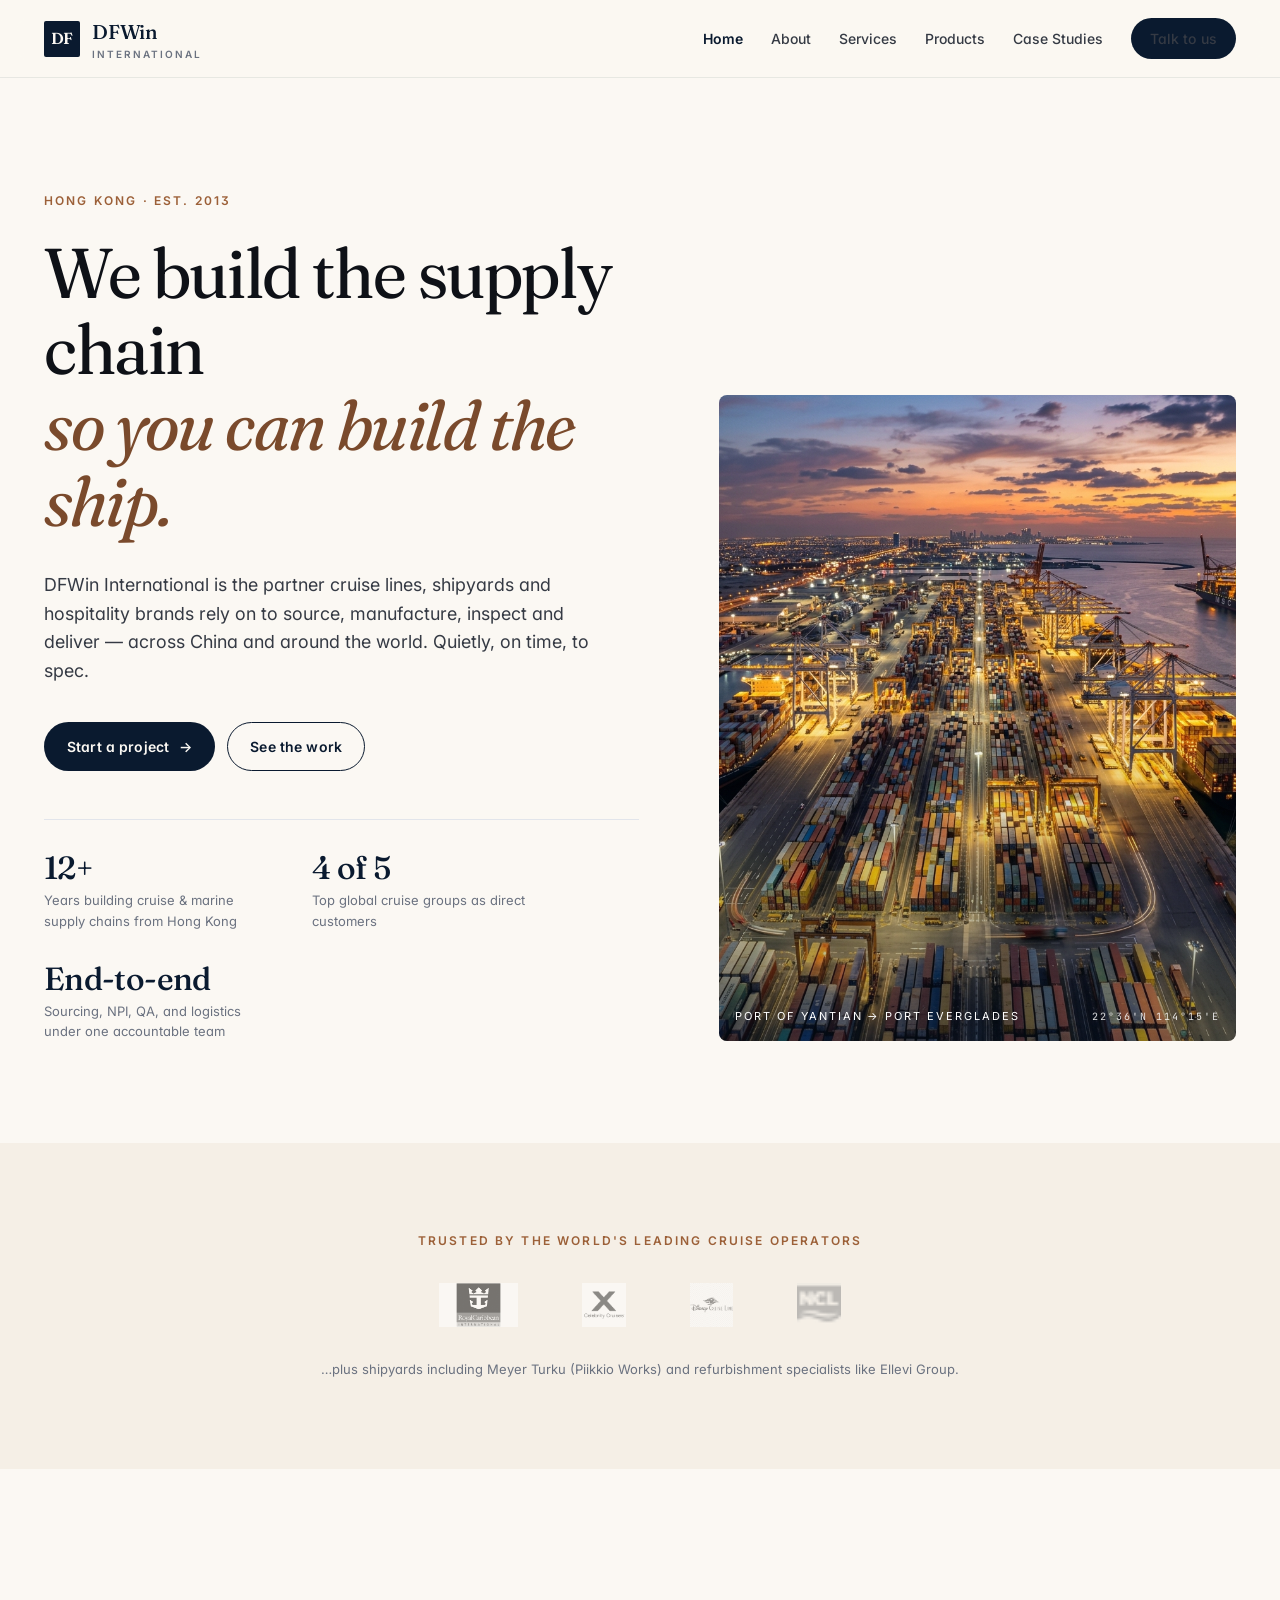
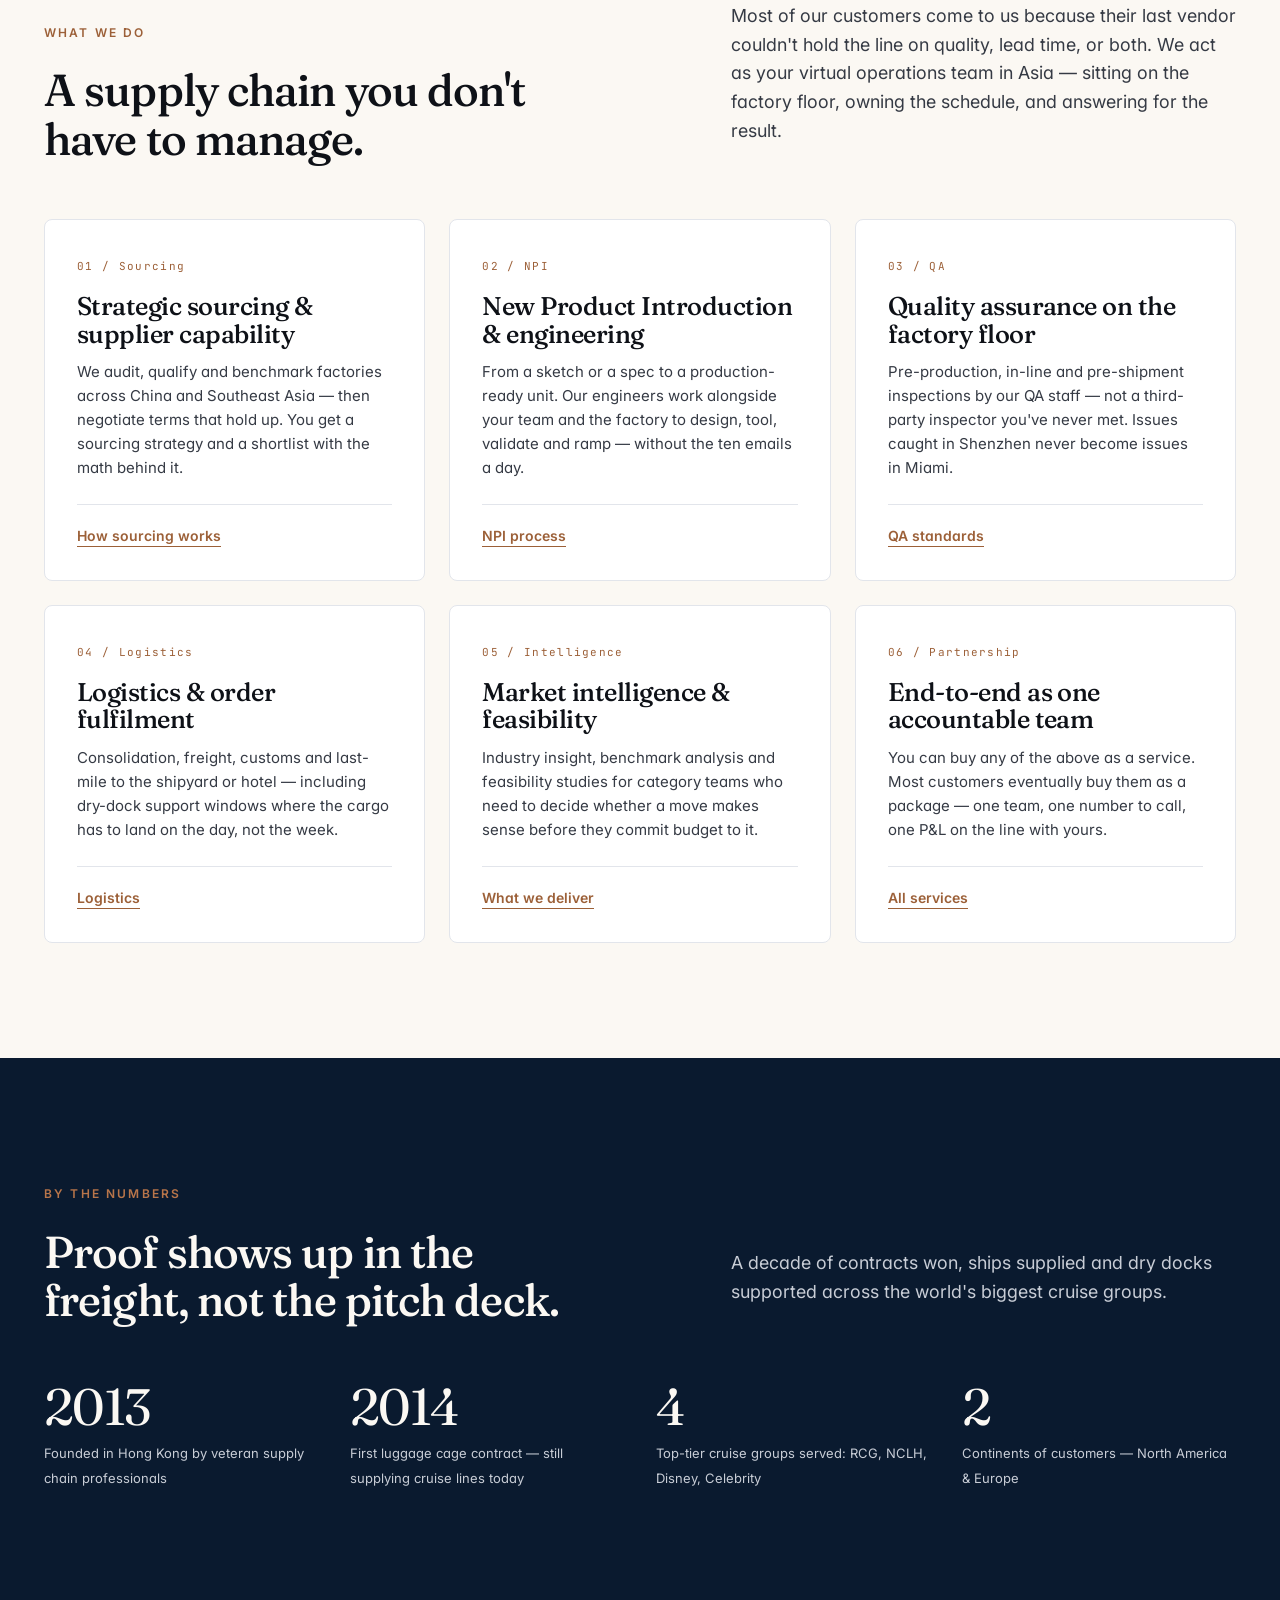
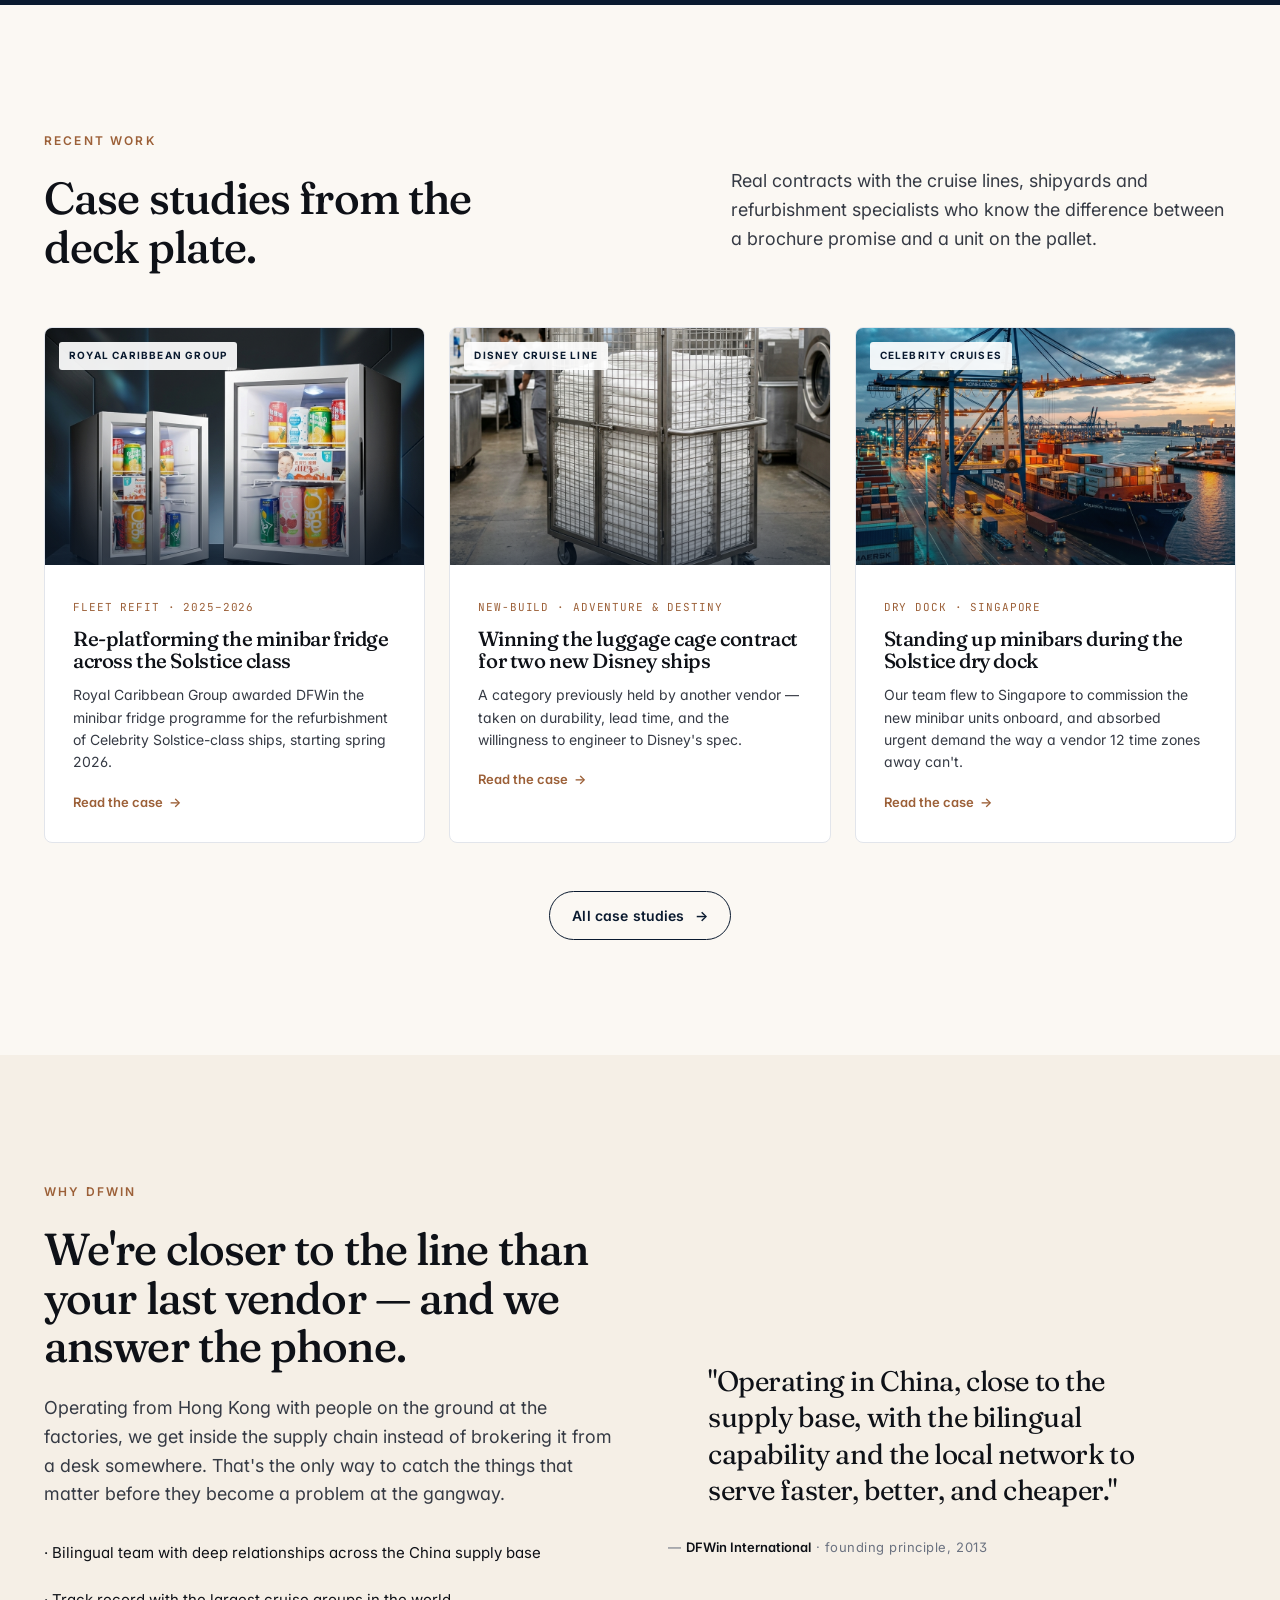
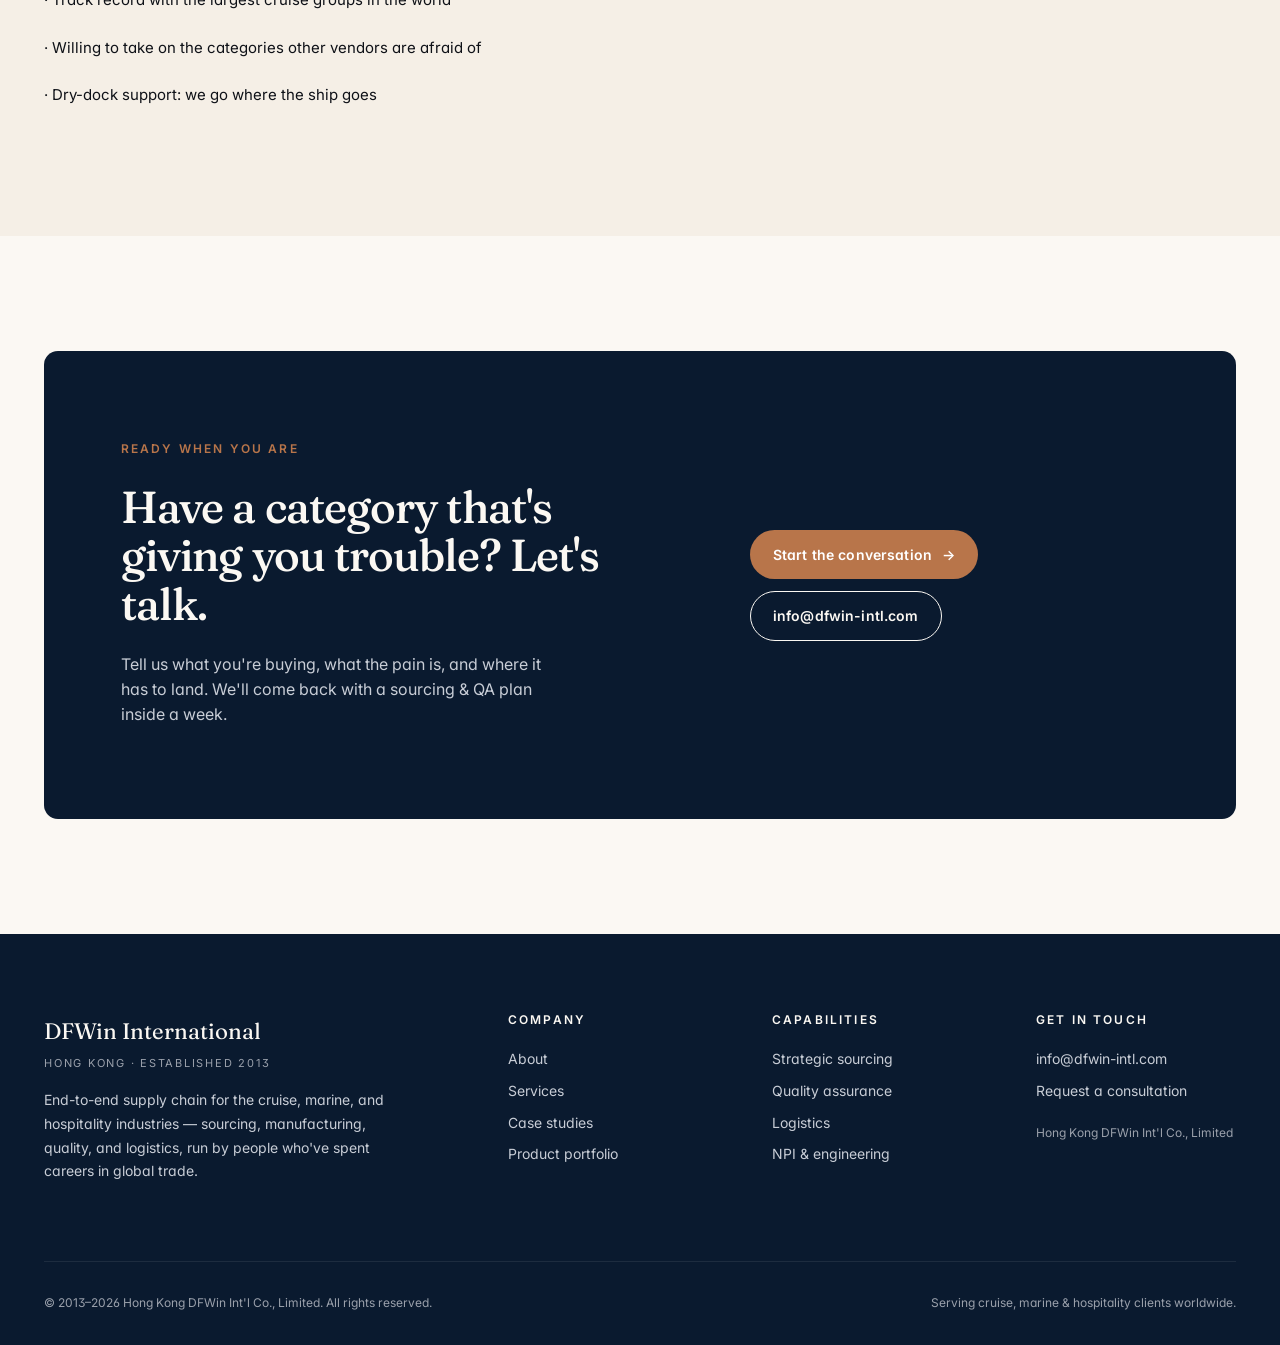
<file: index.html>
<!DOCTYPE html>
<html lang="en">
<head>
  <meta charset="UTF-8">
  <meta name="viewport" content="width=device-width, initial-scale=1.0">
  <meta name="theme-color" content="#0a1a2f">
  <title>DFWin International — Global supply chain for cruise, marine &amp; hospitality</title>
  <meta name="description" content="DFWin International is a Hong Kong–based supply chain partner serving the world's leading cruise lines and shipyards. Sourcing, NPI, quality assurance and logistics — end-to-end.">
  <meta property="og:type" content="website">
  <meta property="og:title" content="DFWin International — Global supply chain for cruise, marine &amp; hospitality">
  <meta property="og:description" content="Sourcing, NPI, quality assurance and logistics for the cruise and marine hospitality industry.">
  <meta property="og:image" content="https://kevinmjones.github.io/dfwin-site/images/container_port.png">
  <meta property="og:url" content="https://kevinmjones.github.io/dfwin-site/index.html">
  <meta property="og:site_name" content="DFWin International">
  <meta property="og:locale" content="en_US">
  <link rel="preload" as="image" href="images/container_port.png" fetchpriority="high">
  <link rel="preconnect" href="https://fonts.googleapis.com">
  <link rel="preconnect" href="https://fonts.gstatic.com" crossorigin>
  <link href="https://fonts.googleapis.com/css2?family=Fraunces:opsz,wght,SOFT@9..144,300..600,0..100&family=Inter:wght@400;500;600;700&family=JetBrains+Mono:wght@500&display=swap" rel="stylesheet">
  <link rel="stylesheet" href="assets/css/main.css">
  <link rel="icon" href="favicon.svg" type="image/svg+xml">
  <link rel="icon" href="favicon.svg" sizes="any">
  <link rel="canonical" href="https://kevinmjones.github.io/dfwin-site/index.html">
</head>
<body>
<a class="skip-link" href="#main-content">Skip to main content</a>

<header class="nav" role="banner">
  <div class="nav-inner">
    <a class="brand" href="index.html" aria-label="DFWin International — home">
      <span class="brand-mark">DF</span>
      <span>DFWin<small>International</small></span>
    </a>
    <nav class="nav-links" aria-label="Primary">
      <a href="index.html">Home</a>
      <a href="about.html">About</a>
      <a href="services.html">Services</a>
      <a href="products.html">Products</a>
      <a href="case-studies.html">Case Studies</a>
      <a href="contact.html" class="btn btn-primary" style="padding: 9px 18px;">Talk to us</a>
    </nav>
    <button class="nav-mobile-toggle" data-nav-toggle aria-expanded="false" aria-controls="nav-mobile" aria-label="Open menu">
      <svg width="20" height="20" viewBox="0 0 24 24" fill="none" stroke="currentColor" stroke-width="1.6"><path d="M3 7h18M3 12h18M3 17h18" stroke-linecap="round"/></svg>
    </button>
  </div>
  <div class="nav-mobile" id="nav-mobile" data-nav-mobile>
    <a href="index.html">Home</a>
    <a href="about.html">About</a>
    <a href="services.html">Services</a>
    <a href="products.html">Products</a>
    <a href="case-studies.html">Case Studies</a>
    <a href="contact.html">Talk to us</a>
  </div>
</header>

<main id="main-content">

  <!-- ============== HERO ============== -->
  <section class="hero" aria-labelledby="hero-h">
    <div class="container">
      <div class="hero-grid">
        <div class="reveal">
          <p class="eyebrow mb-3">Hong Kong · Est. 2013</p>
          <h1 id="hero-h" class="font-display">
            We build the supply chain<br>
            <em>so you can build the ship.</em>
          </h1>
          <p class="lede mt-4" style="max-width: 52ch;">
            DFWin International is the partner cruise lines, shipyards and hospitality brands rely on to source, manufacture, inspect and deliver — across China and around the world. Quietly, on time, to spec.
          </p>
          <div class="mt-4" style="display:flex; flex-wrap:wrap; gap:12px; margin-top:36px;">
            <a class="btn btn-primary btn-arrow" href="contact.html">Start a project</a>
            <a class="btn btn-ghost" href="case-studies.html">See the work</a>
          </div>
          <div class="hero-meta">
            <div class="hero-meta-item"><strong>12+</strong><span>Years building cruise &amp; marine supply chains from Hong Kong</span></div>
            <div class="hero-meta-item"><strong>4 of 5</strong><span>Top global cruise groups as direct customers</span></div>
            <div class="hero-meta-item"><strong>End-to-end</strong><span>Sourcing, NPI, QA, and logistics under one accountable team</span></div>
          </div>
        </div>
        <div class="hero-media reveal" aria-hidden="true">
          <img src="images/container_port.png" alt="" loading="eager" decoding="async">
          <div class="hero-tag">
            <span>Port of Yantian → Port Everglades</span>
            <span>22°36'N 114°15'E</span>
          </div>
        </div>
      </div>
    </div>
  </section>

  <!-- ============== TRUSTED BY ============== -->
  <section class="section-tight surface-cream" aria-labelledby="trust-h">
    <div class="container reveal">
      <p id="trust-h" class="eyebrow center mb-4">Trusted by the world's leading cruise operators</p>
      <div class="logo-strip">
        <img src="images/logo-rccl.png" alt="Royal Caribbean Group">
        <img src="images/logo-celebrity.png" alt="Celebrity Cruises">
        <img src="images/logo-disney.png" alt="Disney Cruise Line">
        <img src="images/logo-ncl.png" alt="Norwegian Cruise Line">
      </div>
      <p class="center muted mt-4" style="font-size: 13px;">…plus shipyards including Meyer Turku (Piikkio Works) and refurbishment specialists like Ellevi Group.</p>
    </div>
  </section>

  <!-- ============== WHAT WE DO ============== -->
  <section aria-labelledby="services-h">
    <div class="container">
      <div class="sec-head reveal">
        <div>
          <p class="eyebrow mb-3">What we do</p>
          <h2 id="services-h">A supply chain you don't have to manage.</h2>
        </div>
        <p class="lede">Most of our customers come to us because their last vendor couldn't hold the line on quality, lead time, or both. We act as your virtual operations team in Asia — sitting on the factory floor, owning the schedule, and answering for the result.</p>
      </div>

      <div class="grid grid-3">
        <article class="card reveal">
          <span class="card-num">01 / Sourcing</span>
          <h3>Strategic sourcing &amp; supplier capability</h3>
          <p>We audit, qualify and benchmark factories across China and Southeast Asia — then negotiate terms that hold up. You get a sourcing strategy and a shortlist with the math behind it.</p>
          <div class="card-foot"><a class="btn-link" href="services.html#sourcing">How sourcing works</a></div>
        </article>

        <article class="card reveal" style="transition-delay: 80ms;">
          <span class="card-num">02 / NPI</span>
          <h3>New Product Introduction &amp; engineering</h3>
          <p>From a sketch or a spec to a production-ready unit. Our engineers work alongside your team and the factory to design, tool, validate and ramp — without the ten emails a day.</p>
          <div class="card-foot"><a class="btn-link" href="services.html#npi">NPI process</a></div>
        </article>

        <article class="card reveal" style="transition-delay: 160ms;">
          <span class="card-num">03 / QA</span>
          <h3>Quality assurance on the factory floor</h3>
          <p>Pre-production, in-line and pre-shipment inspections by our QA staff — not a third-party inspector you've never met. Issues caught in Shenzhen never become issues in Miami.</p>
          <div class="card-foot"><a class="btn-link" href="services.html#quality">QA standards</a></div>
        </article>

        <article class="card reveal" style="transition-delay: 240ms;">
          <span class="card-num">04 / Logistics</span>
          <h3>Logistics &amp; order fulfilment</h3>
          <p>Consolidation, freight, customs and last-mile to the shipyard or hotel — including dry-dock support windows where the cargo has to land on the day, not the week.</p>
          <div class="card-foot"><a class="btn-link" href="services.html#logistics">Logistics</a></div>
        </article>

        <article class="card reveal" style="transition-delay: 320ms;">
          <span class="card-num">05 / Intelligence</span>
          <h3>Market intelligence &amp; feasibility</h3>
          <p>Industry insight, benchmark analysis and feasibility studies for category teams who need to decide whether a move makes sense before they commit budget to it.</p>
          <div class="card-foot"><a class="btn-link" href="services.html#intelligence">What we deliver</a></div>
        </article>

        <article class="card reveal" style="transition-delay: 400ms;">
          <span class="card-num">06 / Partnership</span>
          <h3>End-to-end as one accountable team</h3>
          <p>You can buy any of the above as a service. Most customers eventually buy them as a package — one team, one number to call, one P&amp;L on the line with yours.</p>
          <div class="card-foot"><a class="btn-link" href="services.html">All services</a></div>
        </article>
      </div>
    </div>
  </section>

  <!-- ============== STATS / PROOF ============== -->
  <section class="surface-dark" aria-labelledby="proof-h">
    <div class="container">
      <div class="sec-head reveal">
        <div>
          <p class="eyebrow on-dark mb-3">By the numbers</p>
          <h2 id="proof-h">Proof shows up in the freight, not the pitch deck.</h2>
        </div>
        <p class="lede" style="color: var(--ink-300);">A decade of contracts won, ships supplied and dry docks supported across the world's biggest cruise groups.</p>
      </div>
      <div class="stats reveal">
        <div class="stat"><strong>2013</strong><span>Founded in Hong Kong by veteran supply chain professionals</span></div>
        <div class="stat"><strong>2014</strong><span>First luggage cage contract — still supplying cruise lines today</span></div>
        <div class="stat"><strong>4</strong><span>Top-tier cruise groups served: RCG, NCLH, Disney, Celebrity</span></div>
        <div class="stat"><strong>2</strong><span>Continents of customers — North America &amp; Europe</span></div>
      </div>
    </div>
  </section>

  <!-- ============== CASE STUDIES ============== -->
  <section aria-labelledby="cs-h">
    <div class="container">
      <div class="sec-head reveal">
        <div>
          <p class="eyebrow mb-3">Recent work</p>
          <h2 id="cs-h">Case studies from the deck plate.</h2>
        </div>
        <p class="lede">Real contracts with the cruise lines, shipyards and refurbishment specialists who know the difference between a brochure promise and a unit on the pallet.</p>
      </div>

      <div class="grid grid-3">
        <a class="cs-card reveal" href="case-studies/royal-caribbean-minibar.html" aria-label="Read case study: Re-platforming the minibar fridge across the Celebrity Solstice class">
          <div class="cs-card-img">
            <span class="cs-card-logo">Royal Caribbean Group</span>
            <img src="images/enhanced_minibar_1777583844009.png" alt="Minibar fridge installed in a cruise cabin">
          </div>
          <div class="cs-card-body">
            <span class="cs-card-tag">Fleet refit · 2025–2026</span>
            <h3>Re-platforming the minibar fridge across the Solstice class</h3>
            <p>Royal Caribbean Group awarded DFWin the minibar fridge programme for the refurbishment of Celebrity Solstice-class ships, starting spring 2026.</p>
            <span class="cs-card-foot">Read the case</span>
          </div>
        </a>

        <a class="cs-card reveal" href="case-studies/disney-cruise-luggage-cage.html" style="transition-delay: 80ms;" aria-label="Read case study: Disney Cruise Line luggage cage contracts for Adventure and Destiny">
          <div class="cs-card-img">
            <span class="cs-card-logo">Disney Cruise Line</span>
            <img src="images/laundry_cage_1777583398647.png" alt="Heavy-duty luggage cage on a cruise ship deck">
          </div>
          <div class="cs-card-body">
            <span class="cs-card-tag">New-build · Adventure &amp; Destiny</span>
            <h3>Winning the luggage cage contract for two new Disney ships</h3>
            <p>A category previously held by another vendor — taken on durability, lead time, and the willingness to engineer to Disney's spec.</p>
            <span class="cs-card-foot">Read the case</span>
          </div>
        </a>

        <a class="cs-card reveal" href="case-studies/celebrity-solstice-drydock.html" style="transition-delay: 160ms;" aria-label="Read case study: Standing up minibars during the Celebrity Solstice dry dock in Singapore">
          <div class="cs-card-img">
            <span class="cs-card-logo">Celebrity Cruises</span>
            <img src="images/marine_engineering.png" alt="Engineer working dockside during a cruise ship dry dock">
          </div>
          <div class="cs-card-body">
            <span class="cs-card-tag">Dry dock · Singapore</span>
            <h3>Standing up minibars during the Solstice dry dock</h3>
            <p>Our team flew to Singapore to commission the new minibar units onboard, and absorbed urgent demand the way a vendor 12 time zones away can't.</p>
            <span class="cs-card-foot">Read the case</span>
          </div>
        </a>
      </div>

      <div class="center mt-6 reveal">
        <a class="btn btn-ghost btn-arrow" href="case-studies.html">All case studies</a>
      </div>
    </div>
  </section>

  <!-- ============== PULL QUOTE / DIFFERENTIATOR ============== -->
  <section class="surface-cream" aria-labelledby="diff-h">
    <div class="container">
      <div class="grid grid-2 reveal" style="align-items: center;">
        <div>
          <p class="eyebrow mb-3">Why DFWin</p>
          <h2 id="diff-h" class="mb-3">We're closer to the line than your last vendor — and we answer the phone.</h2>
          <p class="lede">Operating from Hong Kong with people on the ground at the factories, we get inside the supply chain instead of brokering it from a desk somewhere. That's the only way to catch the things that matter before they become a problem at the gangway.</p>
          <ul class="flow mt-4" style="list-style: none; padding: 0; font-size: 15px;">
            <li>· Bilingual team with deep relationships across the China supply base</li>
            <li>· Track record with the largest cruise groups in the world</li>
            <li>· Willing to take on the categories other vendors are afraid of</li>
            <li>· Dry-dock support: we go where the ship goes</li>
          </ul>
        </div>
        <figure style="margin: 0;">
          <blockquote class="pull">
            "Operating in China, close to the supply base, with the bilingual capability and the local network to serve faster, better, and cheaper."
          </blockquote>
          <span class="pull-cite">— <strong>DFWin International</strong> · founding principle, 2013</span>
        </figure>
      </div>
    </div>
  </section>

  <!-- ============== CTA ============== -->
  <section aria-labelledby="cta-h">
    <div class="container">
      <div class="cta-band reveal">
        <div>
          <p class="eyebrow on-dark mb-3">Ready when you are</p>
          <h2 id="cta-h">Have a category that's giving you trouble? Let's talk.</h2>
          <p class="mt-3">Tell us what you're buying, what the pain is, and where it has to land. We'll come back with a sourcing &amp; QA plan inside a week.</p>
        </div>
        <div class="cta-actions">
          <a class="btn btn-accent btn-arrow" href="contact.html">Start the conversation</a>
          <a class="btn btn-on-dark btn-ghost" href="mailto:info@dfwin-intl.com">info@dfwin-intl.com</a>
        </div>
      </div>
    </div>
  </section>

</main>

<footer class="footer" role="contentinfo">
  <div class="container">
    <div class="footer-grid">
      <div>
        <div class="footer-brand">DFWin International
          <small>Hong Kong · Established 2013</small>
        </div>
        <p style="max-width: 38ch; font-size: 14px; line-height: 1.7; color: var(--ink-300);">End-to-end supply chain for the cruise, marine, and hospitality industries — sourcing, manufacturing, quality, and logistics, run by people who've spent careers in global trade.</p>
      </div>
      <div>
        <h4>Company</h4>
        <a href="about.html">About</a>
        <a href="services.html">Services</a>
        <a href="case-studies.html">Case studies</a>
        <a href="products.html">Product portfolio</a>
      </div>
      <div>
        <h4>Capabilities</h4>
        <a href="services.html#sourcing">Strategic sourcing</a>
        <a href="services.html#quality">Quality assurance</a>
        <a href="services.html#logistics">Logistics</a>
        <a href="services.html#npi">NPI &amp; engineering</a>
      </div>
      <div>
        <h4>Get in touch</h4>
        <a href="mailto:info@dfwin-intl.com">info@dfwin-intl.com</a>
        <a href="contact.html">Request a consultation</a>
        <p style="font-size: 12px; color: var(--ink-400); margin-top: 16px; line-height: 1.6;">Hong Kong DFWin Int'l Co., Limited</p>
      </div>
    </div>
    <div class="footer-meta">
      <span>© 2013–2026 Hong Kong DFWin Int'l Co., Limited. All rights reserved.</span>
      <span>Serving cruise, marine &amp; hospitality clients worldwide.</span>
    </div>
  </div>
</footer>

<script src="assets/js/main.js"></script>
</body>
</html>
</file>
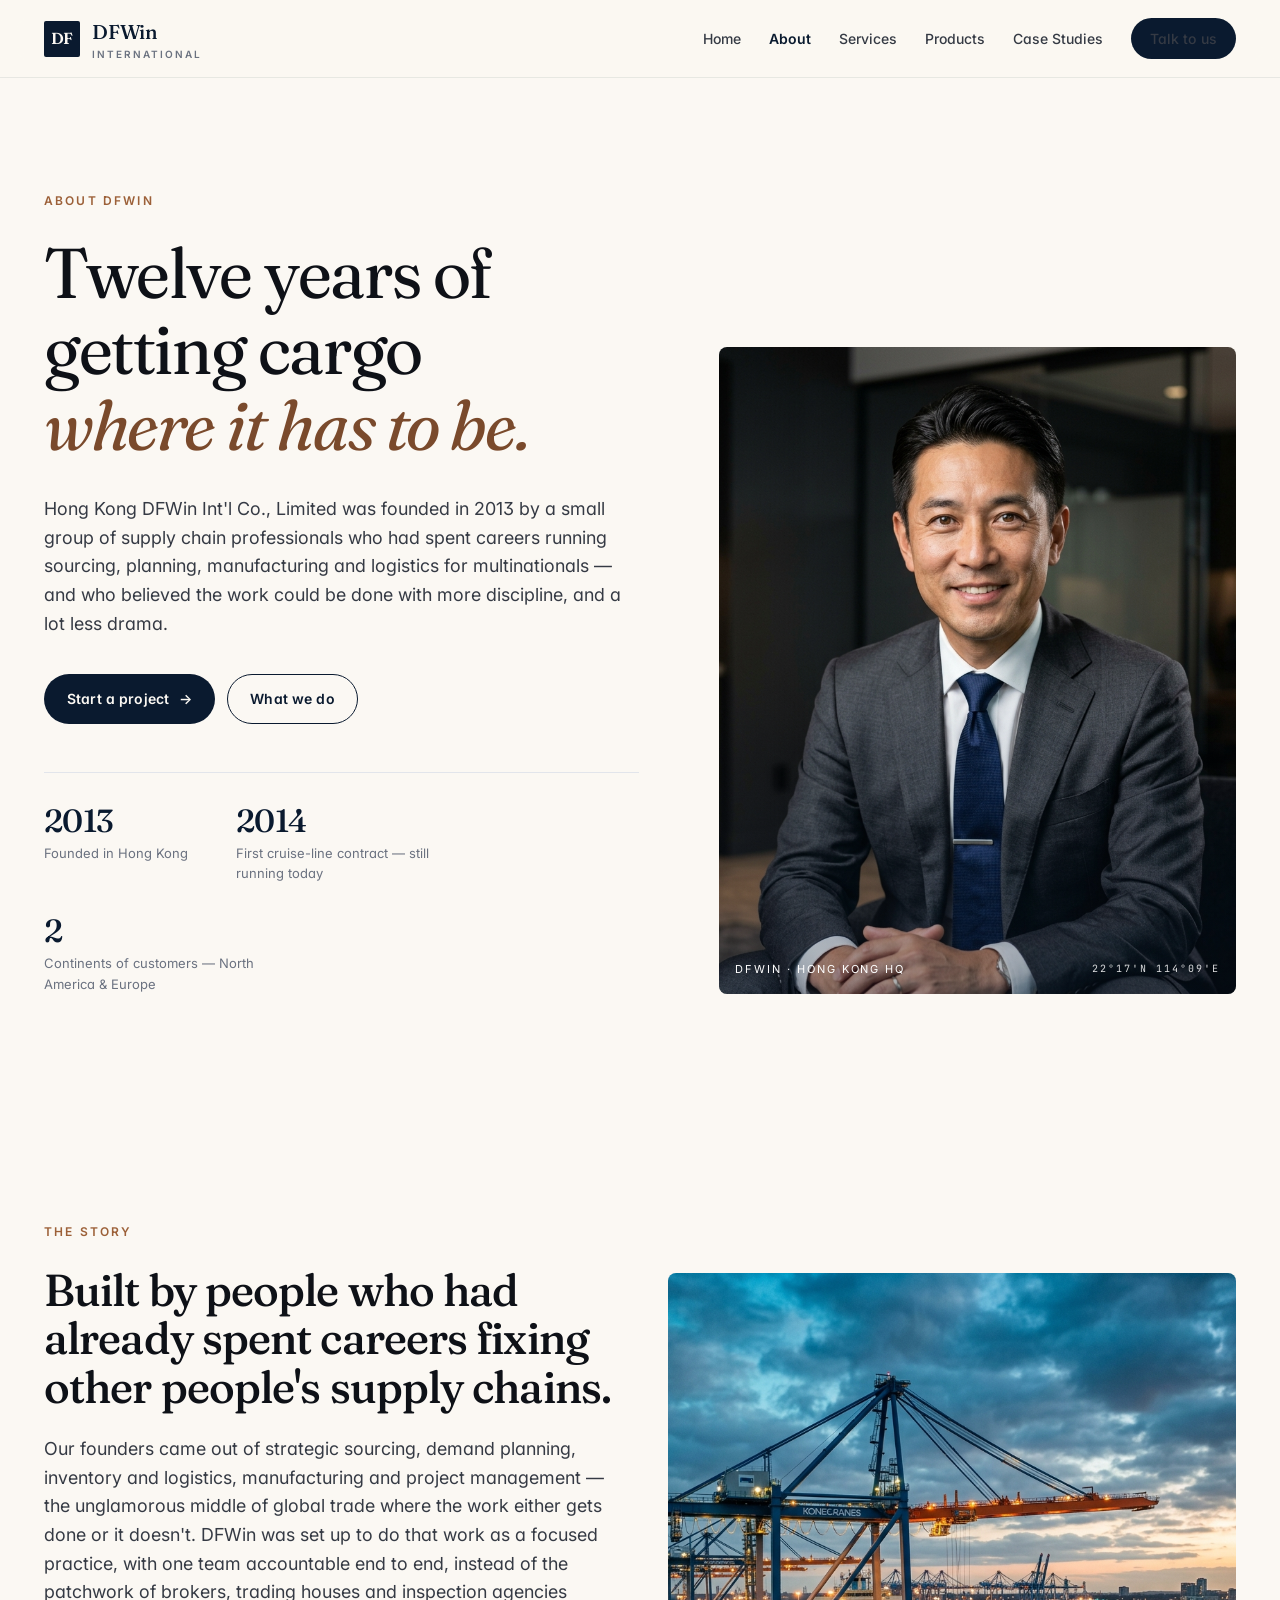
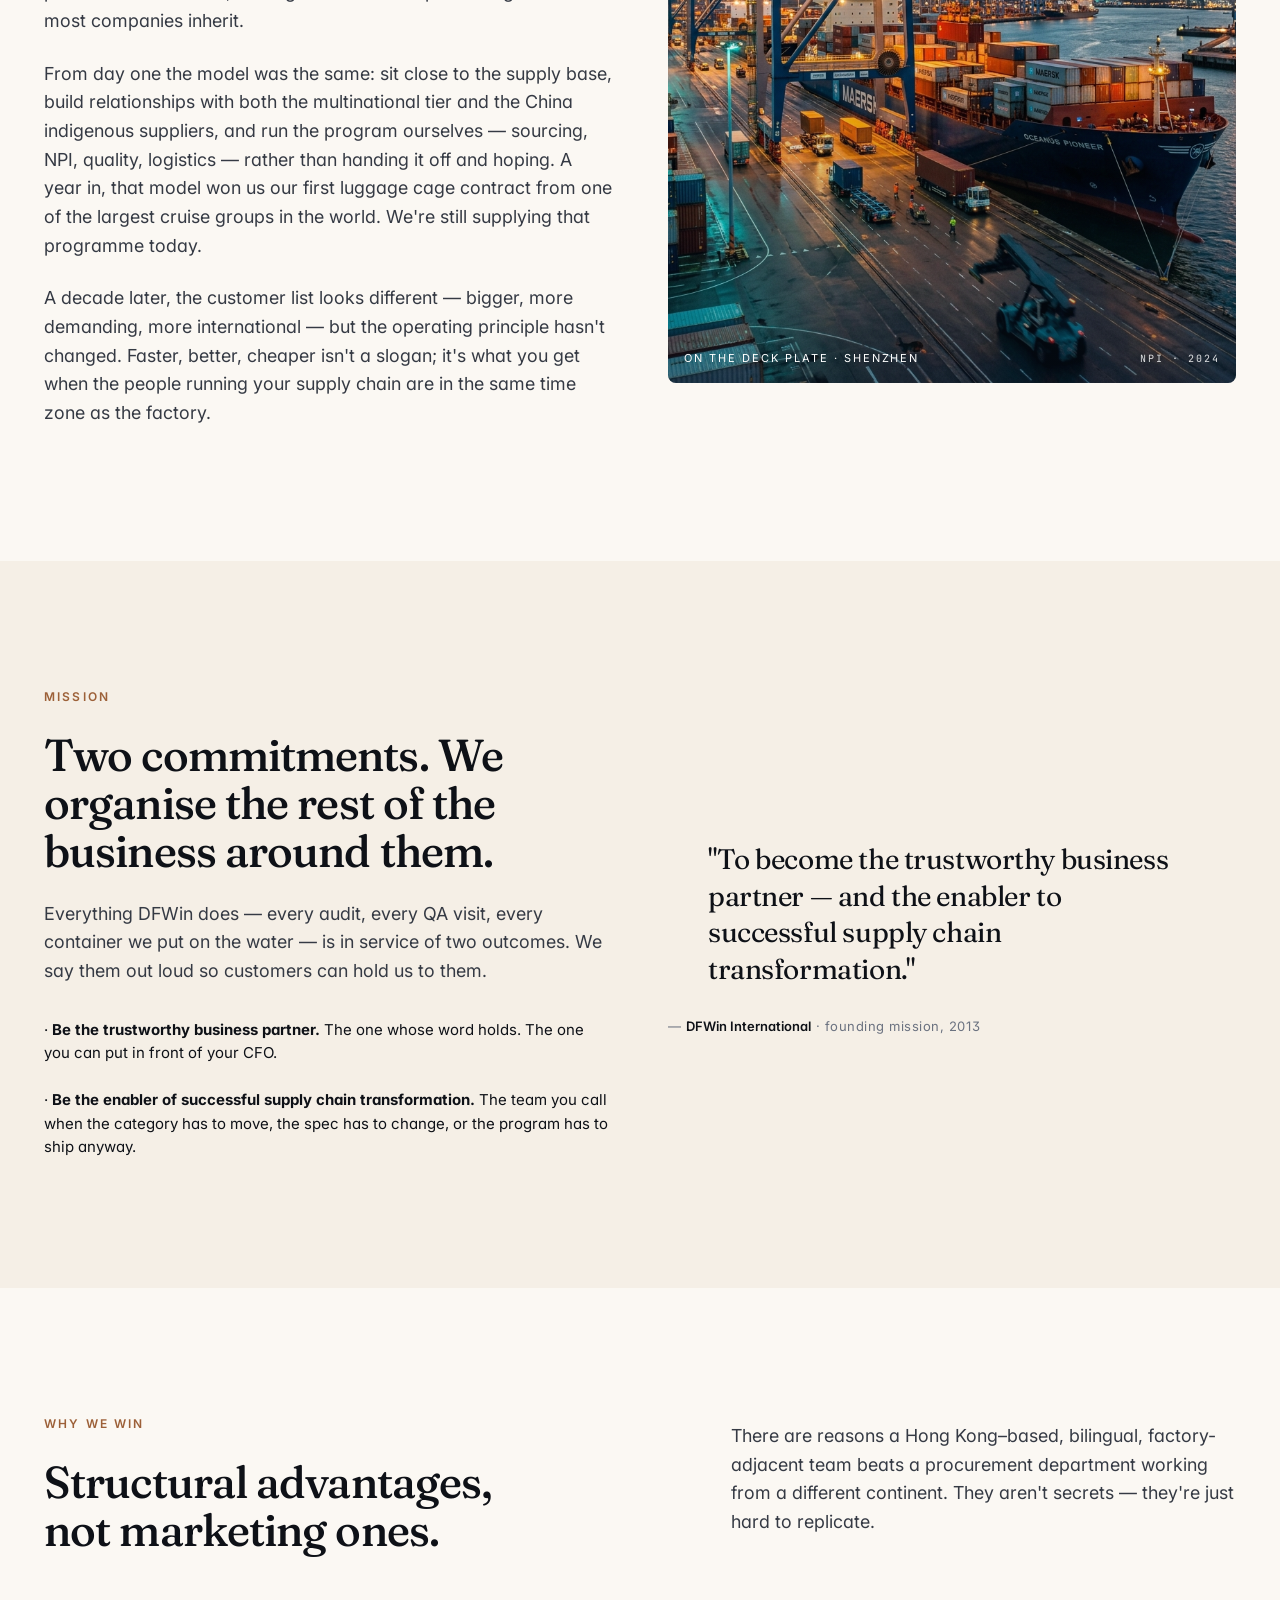
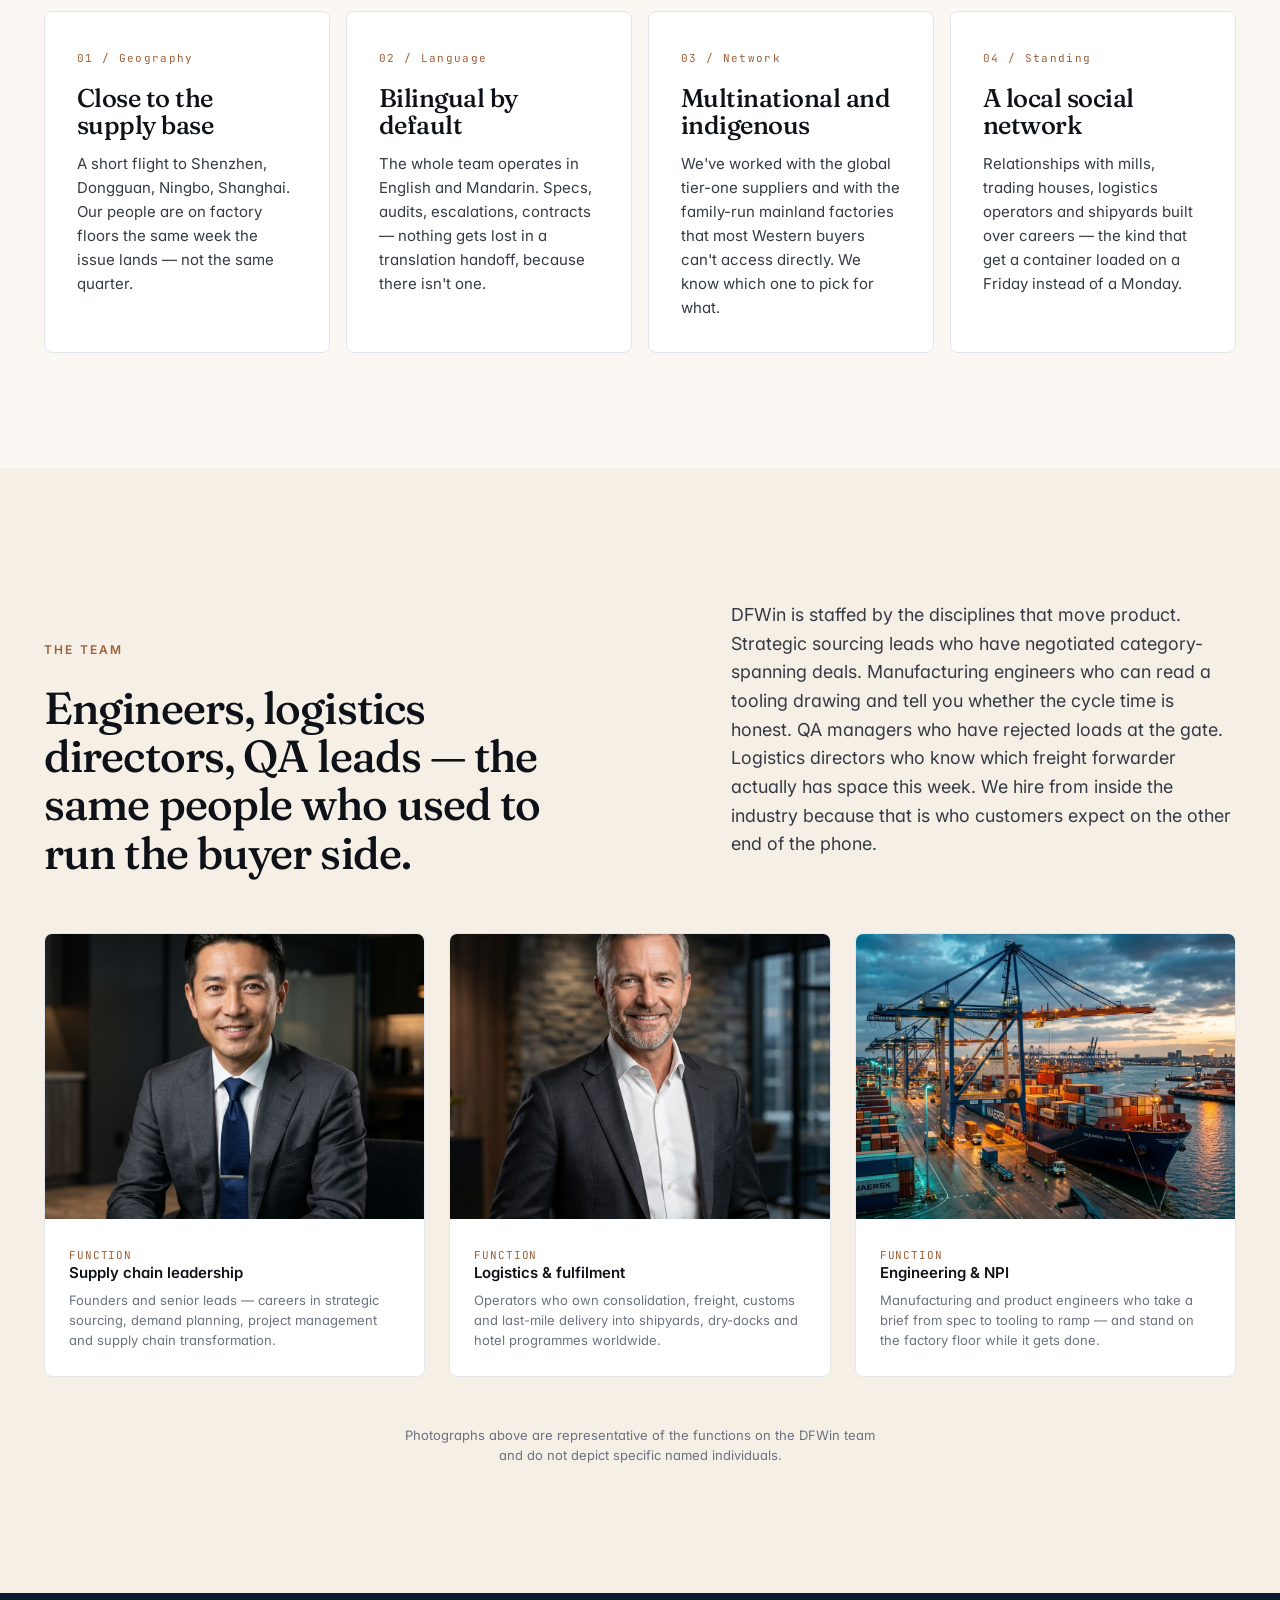
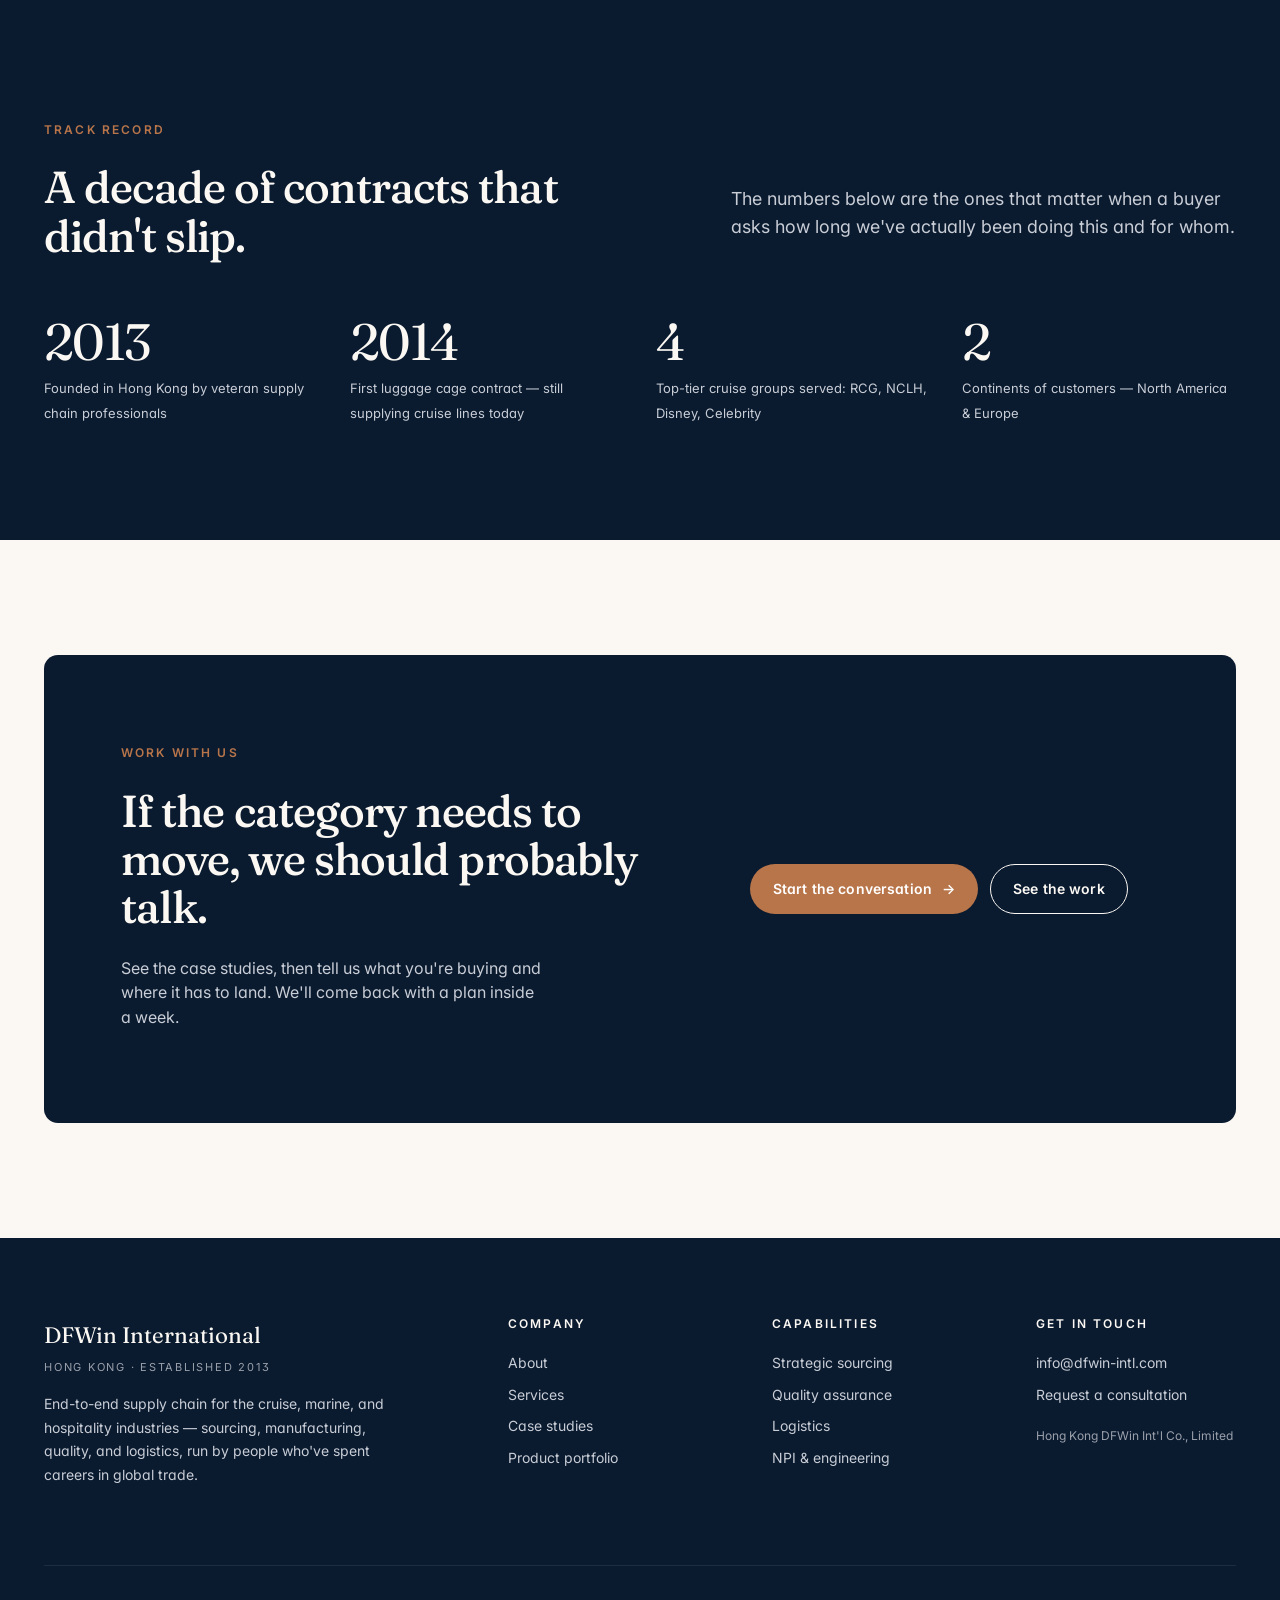
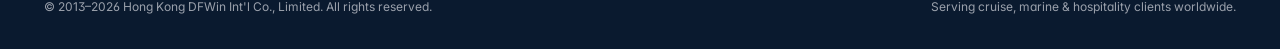
<file: about.html>
<!DOCTYPE html>
<html lang="en">
<head>
  <meta charset="UTF-8">
  <meta name="viewport" content="width=device-width, initial-scale=1.0">
  <meta name="theme-color" content="#0a1a2f">
  <title>About | DFWin International — Global Supply Chain</title>
  <meta name="description" content="Founded in Hong Kong in 2013 by veteran supply chain professionals, DFWin International runs end-to-end sourcing, NPI, QA and logistics for cruise lines, shipyards and hospitality brands in North America and Europe.">
  <meta property="og:type" content="website">
  <meta property="og:title" content="About | DFWin International — Global Supply Chain">
  <meta property="og:description" content="Veteran supply chain professionals, operating out of Hong Kong, building the China-based supply chain for cruise, marine and hospitality customers in North America and Europe.">
  <meta property="og:image" content="https://kevinmjones.github.io/dfwin-site/images/asian_executive.png">
  <meta property="og:url" content="https://kevinmjones.github.io/dfwin-site/about.html">
  <meta property="og:site_name" content="DFWin International">
  <meta property="og:locale" content="en_US">
  <link rel="preconnect" href="https://fonts.googleapis.com">
  <link rel="preconnect" href="https://fonts.gstatic.com" crossorigin>
  <link href="https://fonts.googleapis.com/css2?family=Fraunces:opsz,wght,SOFT@9..144,300..600,0..100&family=Inter:wght@400;500;600;700&family=JetBrains+Mono:wght@500&display=swap" rel="stylesheet">
  <link rel="stylesheet" href="assets/css/main.css">
  <link rel="icon" href="favicon.svg" type="image/svg+xml">
  <link rel="icon" href="favicon.svg" sizes="any">
  <link rel="canonical" href="https://kevinmjones.github.io/dfwin-site/about.html">
</head>
<body>
<a class="skip-link" href="#main-content">Skip to main content</a>

<header class="nav" role="banner">
  <div class="nav-inner">
    <a class="brand" href="index.html" aria-label="DFWin International — home">
      <span class="brand-mark">DF</span>
      <span>DFWin<small>International</small></span>
    </a>
    <nav class="nav-links" aria-label="Primary">
      <a href="index.html">Home</a>
      <a href="about.html" aria-current="page">About</a>
      <a href="services.html">Services</a>
      <a href="products.html">Products</a>
      <a href="case-studies.html">Case Studies</a>
      <a href="contact.html" class="btn btn-primary" style="padding: 9px 18px;">Talk to us</a>
    </nav>
    <button class="nav-mobile-toggle" data-nav-toggle aria-expanded="false" aria-controls="nav-mobile" aria-label="Open menu">
      <svg width="20" height="20" viewBox="0 0 24 24" fill="none" stroke="currentColor" stroke-width="1.6"><path d="M3 7h18M3 12h18M3 17h18" stroke-linecap="round"/></svg>
    </button>
  </div>
  <div class="nav-mobile" id="nav-mobile" data-nav-mobile>
    <a href="index.html">Home</a>
    <a href="about.html" aria-current="page">About</a>
    <a href="services.html">Services</a>
    <a href="products.html">Products</a>
    <a href="case-studies.html">Case Studies</a>
    <a href="contact.html">Talk to us</a>
  </div>
</header>

<main id="main-content">

  <!-- ============== HERO ============== -->
  <section class="hero" aria-labelledby="about-hero-h">
    <div class="container">
      <div class="hero-grid">
        <div class="reveal">
          <p class="eyebrow mb-3">About DFWin</p>
          <h1 id="about-hero-h" class="font-display">
            Twelve years of getting cargo<br>
            <em>where it has to be.</em>
          </h1>
          <p class="lede mt-4" style="max-width: 54ch;">
            Hong Kong DFWin Int'l Co., Limited was founded in 2013 by a small group of supply chain professionals who had spent careers running sourcing, planning, manufacturing and logistics for multinationals — and who believed the work could be done with more discipline, and a lot less drama.
          </p>
          <div class="mt-4" style="display:flex; flex-wrap:wrap; gap:12px; margin-top:36px;">
            <a class="btn btn-primary btn-arrow" href="contact.html">Start a project</a>
            <a class="btn btn-ghost" href="services.html">What we do</a>
          </div>
          <div class="hero-meta">
            <div class="hero-meta-item"><strong>2013</strong><span>Founded in Hong Kong</span></div>
            <div class="hero-meta-item"><strong>2014</strong><span>First cruise-line contract — still running today</span></div>
            <div class="hero-meta-item"><strong>2</strong><span>Continents of customers — North America &amp; Europe</span></div>
          </div>
        </div>
        <div class="hero-media reveal" aria-hidden="true">
          <img src="images/asian_executive.png" alt="" loading="eager" decoding="async">
          <div class="hero-tag">
            <span>DFWin · Hong Kong HQ</span>
            <span>22°17'N 114°09'E</span>
          </div>
        </div>
      </div>
    </div>
  </section>

  <!-- ============== STORY ============== -->
  <section aria-labelledby="story-h">
    <div class="container">
      <div class="grid grid-2 reveal" style="align-items: center;">
        <div>
          <p class="eyebrow mb-3">The story</p>
          <h2 id="story-h" class="mb-3">Built by people who had already spent careers fixing other people's supply chains.</h2>
          <p class="lede">Our founders came out of strategic sourcing, demand planning, inventory and logistics, manufacturing and project management — the unglamorous middle of global trade where the work either gets done or it doesn't. DFWin was set up to do that work as a focused practice, with one team accountable end to end, instead of the patchwork of brokers, trading houses and inspection agencies most companies inherit.</p>
          <p class="lede mt-3">From day one the model was the same: sit close to the supply base, build relationships with both the multinational tier and the China indigenous suppliers, and run the program ourselves — sourcing, NPI, quality, logistics — rather than handing it off and hoping. A year in, that model won us our first luggage cage contract from one of the largest cruise groups in the world. We're still supplying that programme today.</p>
          <p class="lede mt-3">A decade later, the customer list looks different — bigger, more demanding, more international — but the operating principle hasn't changed. Faster, better, cheaper isn't a slogan; it's what you get when the people running your supply chain are in the same time zone as the factory.</p>
        </div>
        <figure class="hero-media" style="margin: 0;" aria-hidden="true">
          <img src="images/marine_engineering.png" alt="">
          <div class="hero-tag">
            <span>On the deck plate · Shenzhen</span>
            <span>NPI · 2024</span>
          </div>
        </figure>
      </div>
    </div>
  </section>

  <!-- ============== MISSION ============== -->
  <section class="surface-cream" aria-labelledby="mission-h">
    <div class="container">
      <div class="grid grid-2 reveal" style="align-items: center;">
        <div>
          <p class="eyebrow mb-3">Mission</p>
          <h2 id="mission-h" class="mb-3">Two commitments. We organise the rest of the business around them.</h2>
          <p class="lede">Everything DFWin does — every audit, every QA visit, every container we put on the water — is in service of two outcomes. We say them out loud so customers can hold us to them.</p>
          <ul class="flow mt-4" style="list-style: none; padding: 0; font-size: 15px;">
            <li>· <strong>Be the trustworthy business partner.</strong> The one whose word holds. The one you can put in front of your CFO.</li>
            <li>· <strong>Be the enabler of successful supply chain transformation.</strong> The team you call when the category has to move, the spec has to change, or the program has to ship anyway.</li>
          </ul>
        </div>
        <figure style="margin: 0;">
          <blockquote class="pull">
            "To become the trustworthy business partner — and the enabler to successful supply chain transformation."
          </blockquote>
          <span class="pull-cite">— <strong>DFWin International</strong> · founding mission, 2013</span>
        </figure>
      </div>
    </div>
  </section>

  <!-- ============== WHY HONG KONG / WHY US ============== -->
  <section aria-labelledby="why-h">
    <div class="container">
      <div class="sec-head reveal">
        <div>
          <p class="eyebrow mb-3">Why we win</p>
          <h2 id="why-h">Structural advantages, not marketing ones.</h2>
        </div>
        <p class="lede">There are reasons a Hong Kong–based, bilingual, factory-adjacent team beats a procurement department working from a different continent. They aren't secrets — they're just hard to replicate.</p>
      </div>

      <div class="grid grid-4">
        <article class="card reveal">
          <span class="card-num">01 / Geography</span>
          <h3>Close to the supply base</h3>
          <p>A short flight to Shenzhen, Dongguan, Ningbo, Shanghai. Our people are on factory floors the same week the issue lands — not the same quarter.</p>
        </article>
        <article class="card reveal" style="transition-delay: 80ms;">
          <span class="card-num">02 / Language</span>
          <h3>Bilingual by default</h3>
          <p>The whole team operates in English and Mandarin. Specs, audits, escalations, contracts — nothing gets lost in a translation handoff, because there isn't one.</p>
        </article>
        <article class="card reveal" style="transition-delay: 160ms;">
          <span class="card-num">03 / Network</span>
          <h3>Multinational and indigenous</h3>
          <p>We've worked with the global tier-one suppliers and with the family-run mainland factories that most Western buyers can't access directly. We know which one to pick for what.</p>
        </article>
        <article class="card reveal" style="transition-delay: 240ms;">
          <span class="card-num">04 / Standing</span>
          <h3>A local social network</h3>
          <p>Relationships with mills, trading houses, logistics operators and shipyards built over careers — the kind that get a container loaded on a Friday instead of a Monday.</p>
        </article>
      </div>
    </div>
  </section>

  <!-- ============== TEAM ============== -->
  <section class="surface-cream" aria-labelledby="team-h">
    <div class="container">
      <div class="sec-head reveal">
        <div>
          <p class="eyebrow mb-3">The team</p>
          <h2 id="team-h">Engineers, logistics directors, QA leads — the same people who used to run the buyer side.</h2>
        </div>
        <p class="lede">DFWin is staffed by the disciplines that move product. Strategic sourcing leads who have negotiated category-spanning deals. Manufacturing engineers who can read a tooling drawing and tell you whether the cycle time is honest. QA managers who have rejected loads at the gate. Logistics directors who know which freight forwarder actually has space this week. We hire from inside the industry because that is who customers expect on the other end of the phone.</p>
      </div>

      <div class="grid grid-3">
        <article class="prod reveal">
          <div class="prod-img"><img src="images/asian_executive.png" alt="Supply chain leadership in conversation at the Hong Kong office"></div>
          <div class="prod-body">
            <span class="cs-card-tag">Function</span>
            <h4>Supply chain leadership</h4>
            <p>Founders and senior leads — careers in strategic sourcing, demand planning, project management and supply chain transformation.</p>
          </div>
        </article>
        <article class="prod reveal" style="transition-delay: 80ms;">
          <div class="prod-img"><img src="images/logistics_director.png" alt="Logistics director reviewing container schedules"></div>
          <div class="prod-body">
            <span class="cs-card-tag">Function</span>
            <h4>Logistics &amp; fulfilment</h4>
            <p>Operators who own consolidation, freight, customs and last-mile delivery into shipyards, dry-docks and hotel programmes worldwide.</p>
          </div>
        </article>
        <article class="prod reveal" style="transition-delay: 160ms;">
          <div class="prod-img"><img src="images/marine_engineering.png" alt="Engineer on a shipyard reviewing fabrication tolerances"></div>
          <div class="prod-body">
            <span class="cs-card-tag">Function</span>
            <h4>Engineering &amp; NPI</h4>
            <p>Manufacturing and product engineers who take a brief from spec to tooling to ramp — and stand on the factory floor while it gets done.</p>
          </div>
        </article>
      </div>

      <p class="muted center mt-6" style="font-size: 13px; max-width: 60ch; margin-left: auto; margin-right: auto;">Photographs above are representative of the functions on the DFWin team and do not depict specific named individuals.</p>
    </div>
  </section>

  <!-- ============== STATS / PROOF ============== -->
  <section class="surface-dark" aria-labelledby="about-proof-h">
    <div class="container">
      <div class="sec-head reveal">
        <div>
          <p class="eyebrow on-dark mb-3">Track record</p>
          <h2 id="about-proof-h">A decade of contracts that didn't slip.</h2>
        </div>
        <p class="lede" style="color: var(--ink-300);">The numbers below are the ones that matter when a buyer asks how long we've actually been doing this and for whom.</p>
      </div>
      <div class="stats reveal">
        <div class="stat"><strong>2013</strong><span>Founded in Hong Kong by veteran supply chain professionals</span></div>
        <div class="stat"><strong>2014</strong><span>First luggage cage contract — still supplying cruise lines today</span></div>
        <div class="stat"><strong>4</strong><span>Top-tier cruise groups served: RCG, NCLH, Disney, Celebrity</span></div>
        <div class="stat"><strong>2</strong><span>Continents of customers — North America &amp; Europe</span></div>
      </div>
    </div>
  </section>

  <!-- ============== CTA ============== -->
  <section aria-labelledby="about-cta-h">
    <div class="container">
      <div class="cta-band reveal">
        <div>
          <p class="eyebrow on-dark mb-3">Work with us</p>
          <h2 id="about-cta-h">If the category needs to move, we should probably talk.</h2>
          <p class="mt-3">See the case studies, then tell us what you're buying and where it has to land. We'll come back with a plan inside a week.</p>
        </div>
        <div class="cta-actions">
          <a class="btn btn-accent btn-arrow" href="contact.html">Start the conversation</a>
          <a class="btn btn-on-dark btn-ghost" href="case-studies.html">See the work</a>
        </div>
      </div>
    </div>
  </section>

</main>

<footer class="footer" role="contentinfo">
  <div class="container">
    <div class="footer-grid">
      <div>
        <div class="footer-brand">DFWin International
          <small>Hong Kong · Established 2013</small>
        </div>
        <p style="max-width: 38ch; font-size: 14px; line-height: 1.7; color: var(--ink-300);">End-to-end supply chain for the cruise, marine, and hospitality industries — sourcing, manufacturing, quality, and logistics, run by people who've spent careers in global trade.</p>
      </div>
      <div>
        <h4>Company</h4>
        <a href="about.html">About</a>
        <a href="services.html">Services</a>
        <a href="case-studies.html">Case studies</a>
        <a href="products.html">Product portfolio</a>
      </div>
      <div>
        <h4>Capabilities</h4>
        <a href="services.html#sourcing">Strategic sourcing</a>
        <a href="services.html#quality">Quality assurance</a>
        <a href="services.html#logistics">Logistics</a>
        <a href="services.html#npi">NPI &amp; engineering</a>
      </div>
      <div>
        <h4>Get in touch</h4>
        <a href="mailto:info@dfwin-intl.com">info@dfwin-intl.com</a>
        <a href="contact.html">Request a consultation</a>
        <p style="font-size: 12px; color: var(--ink-400); margin-top: 16px; line-height: 1.6;">Hong Kong DFWin Int'l Co., Limited</p>
      </div>
    </div>
    <div class="footer-meta">
      <span>© 2013–2026 Hong Kong DFWin Int'l Co., Limited. All rights reserved.</span>
      <span>Serving cruise, marine &amp; hospitality clients worldwide.</span>
    </div>
  </div>
</footer>

<script src="assets/js/main.js"></script>
</body>
</html>
</file>
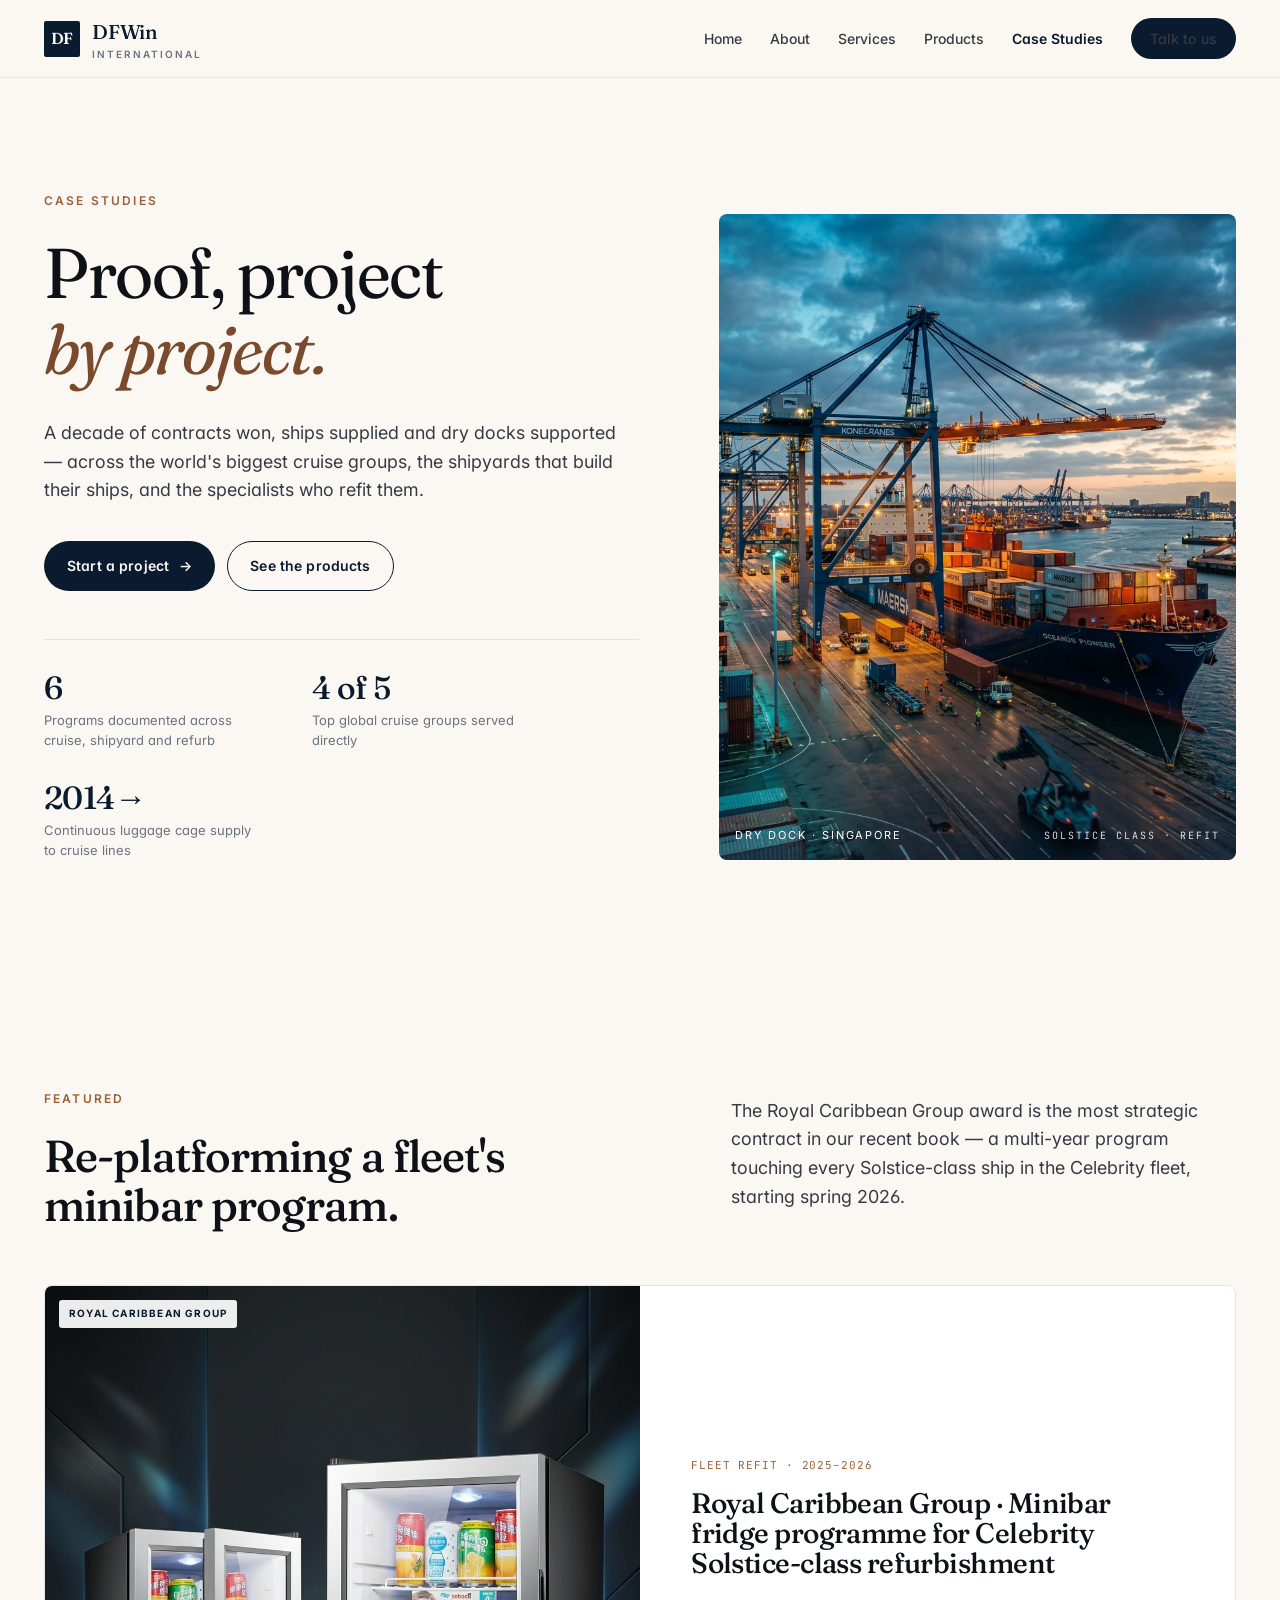
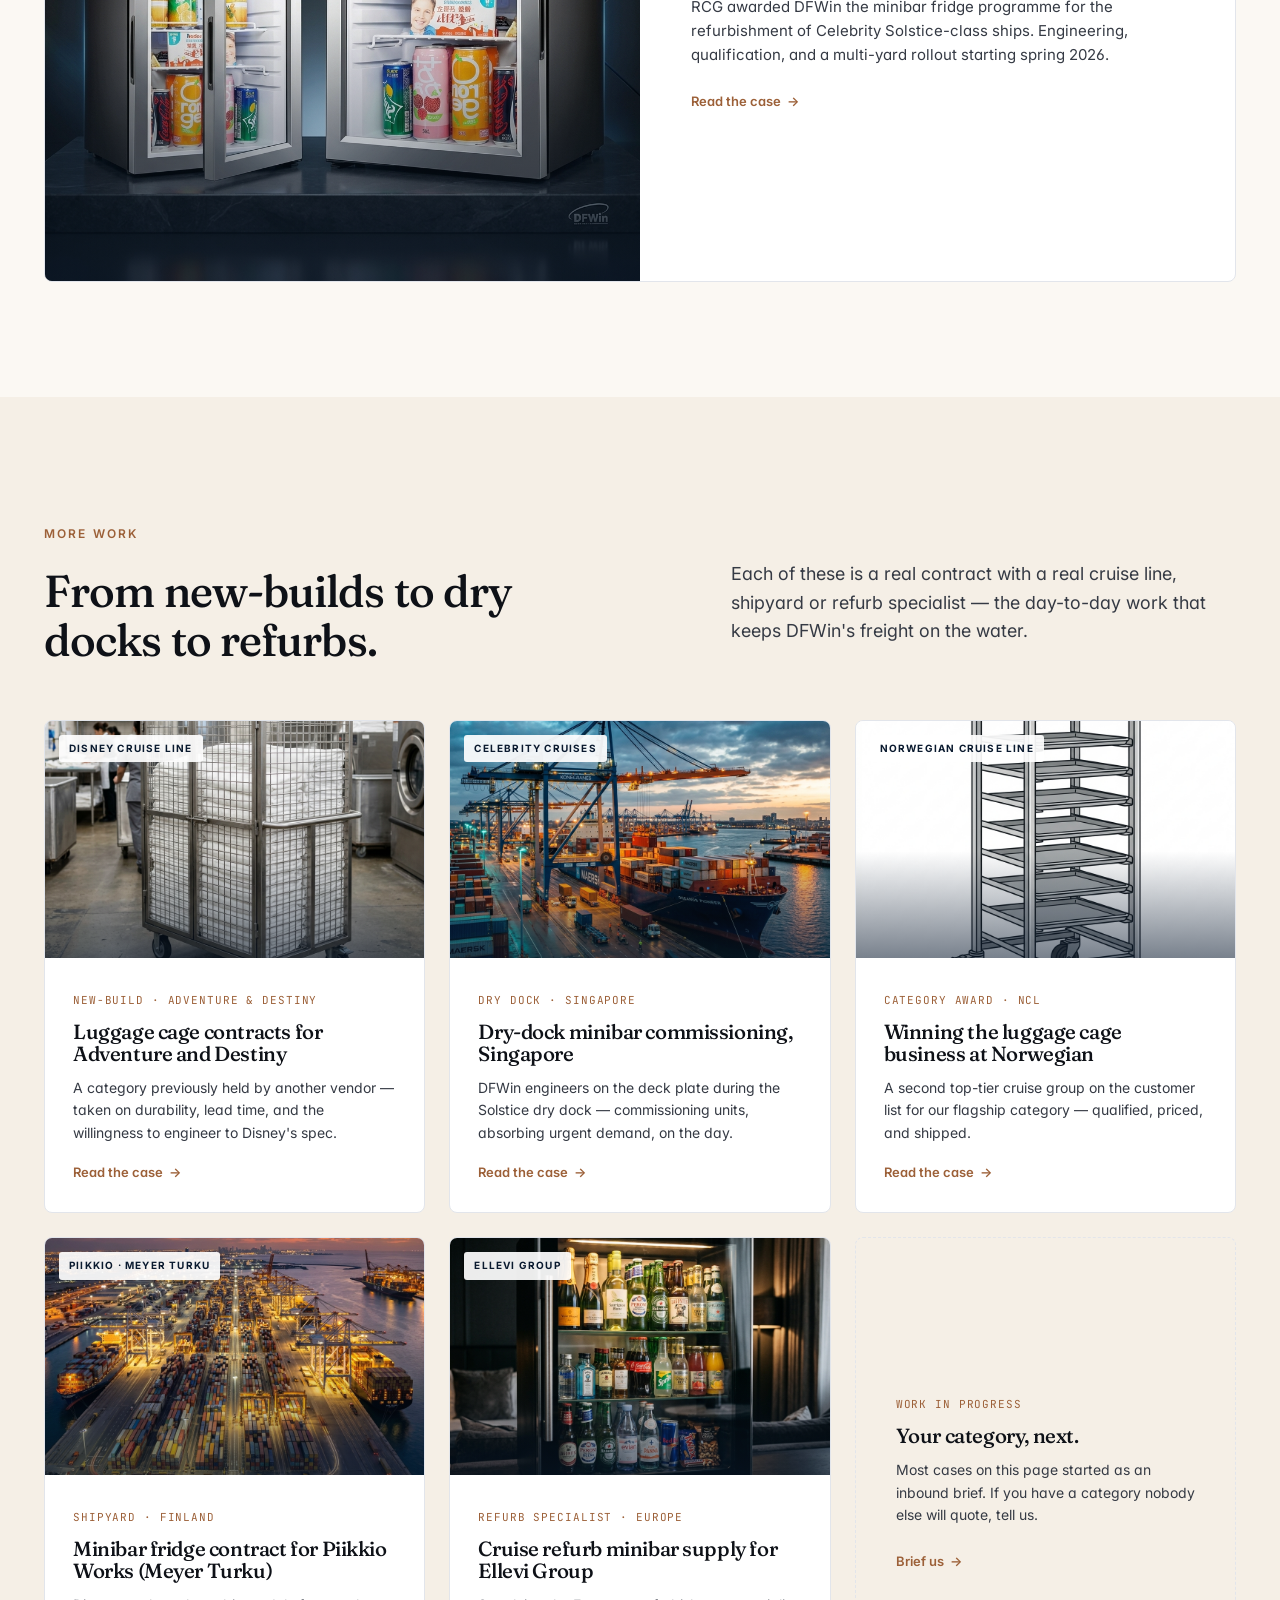
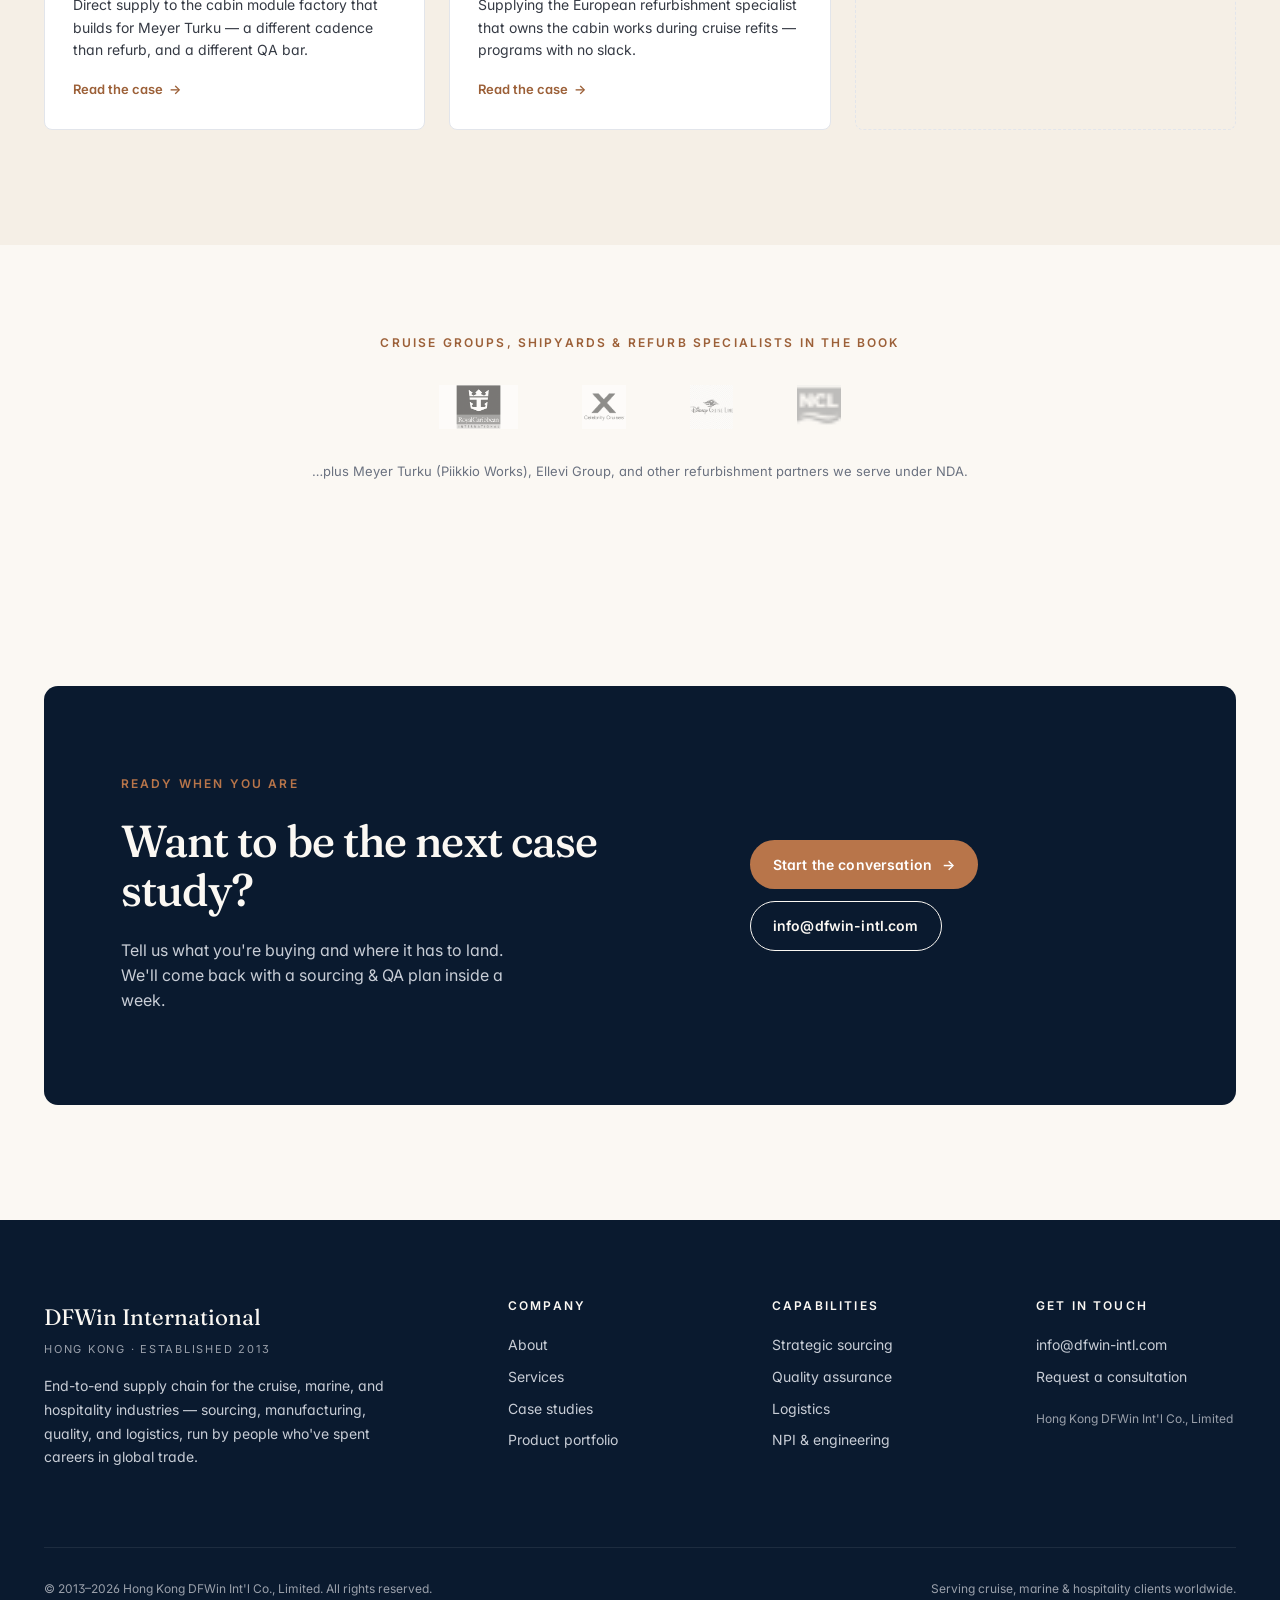
<file: case-studies.html>
<!DOCTYPE html>
<html lang="en">
<head>
  <meta charset="UTF-8">
  <meta name="viewport" content="width=device-width, initial-scale=1.0">
  <meta name="theme-color" content="#0a1a2f">
  <title>Case Studies | DFWin International — Global Supply Chain</title>
  <meta name="description" content="Case studies from DFWin International — supply chain work with Royal Caribbean, Disney Cruise Line, Celebrity, Norwegian, Meyer Turku (Piikkio Works) and Ellevi Group.">
  <meta property="og:type" content="website">
  <meta property="og:title" content="Case Studies | DFWin International — Global Supply Chain">
  <meta property="og:description" content="Proof, project by project — contracts won and ships supplied across the world's leading cruise groups and shipyards.">
  <meta property="og:image" content="https://kevinmjones.github.io/dfwin-site/images/enhanced_minibar_1777583844009.png">
  <meta property="og:url" content="https://kevinmjones.github.io/dfwin-site/case-studies.html">
  <meta property="og:site_name" content="DFWin International">
  <meta property="og:locale" content="en_US">
  <link rel="preconnect" href="https://fonts.googleapis.com">
  <link rel="preconnect" href="https://fonts.gstatic.com" crossorigin>
  <link href="https://fonts.googleapis.com/css2?family=Fraunces:opsz,wght,SOFT@9..144,300..600,0..100&family=Inter:wght@400;500;600;700&family=JetBrains+Mono:wght@500&display=swap" rel="stylesheet">
  <link rel="stylesheet" href="assets/css/main.css">
  <link rel="icon" href="favicon.svg" type="image/svg+xml">
  <link rel="icon" href="favicon.svg" sizes="any">
  <link rel="canonical" href="https://kevinmjones.github.io/dfwin-site/case-studies.html">
</head>
<body>
<a class="skip-link" href="#main-content">Skip to main content</a>

<header class="nav" role="banner">
  <div class="nav-inner">
    <a class="brand" href="index.html" aria-label="DFWin International — home">
      <span class="brand-mark">DF</span>
      <span>DFWin<small>International</small></span>
    </a>
    <nav class="nav-links" aria-label="Primary">
      <a href="index.html">Home</a>
      <a href="about.html">About</a>
      <a href="services.html">Services</a>
      <a href="products.html">Products</a>
      <a href="case-studies.html" aria-current="page">Case Studies</a>
      <a href="contact.html" class="btn btn-primary" style="padding: 9px 18px;">Talk to us</a>
    </nav>
    <button class="nav-mobile-toggle" data-nav-toggle aria-expanded="false" aria-controls="nav-mobile" aria-label="Open menu">
      <svg width="20" height="20" viewBox="0 0 24 24" fill="none" stroke="currentColor" stroke-width="1.6"><path d="M3 7h18M3 12h18M3 17h18" stroke-linecap="round"/></svg>
    </button>
  </div>
  <div class="nav-mobile" id="nav-mobile" data-nav-mobile>
    <a href="index.html">Home</a>
    <a href="about.html">About</a>
    <a href="services.html">Services</a>
    <a href="products.html">Products</a>
    <a href="case-studies.html">Case Studies</a>
    <a href="contact.html">Talk to us</a>
  </div>
</header>

<main id="main-content">

  <!-- ============== HERO ============== -->
  <section class="hero" aria-labelledby="hero-h">
    <div class="container">
      <div class="hero-grid">
        <div class="reveal">
          <p class="eyebrow mb-3">Case studies</p>
          <h1 id="hero-h" class="font-display">
            Proof, project<br>
            <em>by project.</em>
          </h1>
          <p class="lede mt-4" style="max-width: 54ch;">
            A decade of contracts won, ships supplied and dry docks supported — across the world's biggest cruise groups, the shipyards that build their ships, and the specialists who refit them.
          </p>
          <div class="mt-4" style="display:flex; flex-wrap:wrap; gap:12px; margin-top:36px;">
            <a class="btn btn-primary btn-arrow" href="contact.html">Start a project</a>
            <a class="btn btn-ghost" href="products.html">See the products</a>
          </div>
          <div class="hero-meta">
            <div class="hero-meta-item"><strong>6</strong><span>Programs documented across cruise, shipyard and refurb</span></div>
            <div class="hero-meta-item"><strong>4 of 5</strong><span>Top global cruise groups served directly</span></div>
            <div class="hero-meta-item"><strong>2014→</strong><span>Continuous luggage cage supply to cruise lines</span></div>
          </div>
        </div>
        <div class="hero-media reveal" aria-hidden="true">
          <img src="images/marine_engineering.png" alt="" loading="eager" decoding="async">
          <div class="hero-tag">
            <span>Dry dock · Singapore</span>
            <span>Solstice class · refit</span>
          </div>
        </div>
      </div>
    </div>
  </section>

  <!-- ============== FEATURED ============== -->
  <section aria-labelledby="featured-h">
    <div class="container">
      <div class="sec-head reveal">
        <div>
          <p class="eyebrow mb-3">Featured</p>
          <h2 id="featured-h">Re-platforming a fleet's minibar program.</h2>
        </div>
        <p class="lede">The Royal Caribbean Group award is the most strategic contract in our recent book — a multi-year program touching every Solstice-class ship in the Celebrity fleet, starting spring 2026.</p>
      </div>

      <a class="cs-card reveal" href="case-studies/royal-caribbean-minibar.html" style="display: block;">
        <div class="grid grid-2" style="gap: 0; align-items: stretch;">
          <div class="cs-card-img" style="aspect-ratio: auto; min-height: 360px;">
            <span class="cs-card-logo">Royal Caribbean Group</span>
            <img src="images/enhanced_minibar_1777583844009.png" alt="Minibar fridge installed in a Celebrity Solstice-class cabin" loading="lazy" decoding="async">
          </div>
          <div class="cs-card-body" style="padding: clamp(32px, 4vw, 56px); display: flex; flex-direction: column; justify-content: center;">
            <span class="cs-card-tag">Fleet refit · 2025–2026</span>
            <h3 style="font-size: clamp(1.4rem, 2.2vw, 1.9rem); margin: 14px 0 16px;">Royal Caribbean Group · Minibar fridge programme for Celebrity Solstice-class refurbishment</h3>
            <p style="font-size: 15px;">RCG awarded DFWin the minibar fridge programme for the refurbishment of Celebrity Solstice-class ships. Engineering, qualification, and a multi-yard rollout starting spring 2026.</p>
            <span class="cs-card-foot mt-3">Read the case</span>
          </div>
        </div>
      </a>
    </div>
  </section>

  <!-- ============== GRID OF 5 ============== -->
  <section class="surface-cream" aria-labelledby="more-h">
    <div class="container">
      <div class="sec-head reveal">
        <div>
          <p class="eyebrow mb-3">More work</p>
          <h2 id="more-h">From new-builds to dry docks to refurbs.</h2>
        </div>
        <p class="lede">Each of these is a real contract with a real cruise line, shipyard or refurb specialist — the day-to-day work that keeps DFWin's freight on the water.</p>
      </div>

      <div class="grid grid-3">
        <a class="cs-card reveal" href="case-studies/disney-cruise-luggage-cage.html">
          <div class="cs-card-img">
            <span class="cs-card-logo">Disney Cruise Line</span>
            <img src="images/laundry_cage_1777583398647.png" alt="Heavy-duty luggage cage on a Disney Cruise Line deck" loading="lazy" decoding="async">
          </div>
          <div class="cs-card-body">
            <span class="cs-card-tag">New-build · Adventure &amp; Destiny</span>
            <h3>Luggage cage contracts for Adventure and Destiny</h3>
            <p>A category previously held by another vendor — taken on durability, lead time, and the willingness to engineer to Disney's spec.</p>
            <span class="cs-card-foot">Read the case</span>
          </div>
        </a>

        <a class="cs-card reveal" href="case-studies/celebrity-solstice-drydock.html" style="transition-delay: 80ms;">
          <div class="cs-card-img">
            <span class="cs-card-logo">Celebrity Cruises</span>
            <img src="images/marine_engineering.png" alt="Engineer working dockside during the Celebrity Solstice dry dock in Singapore" loading="lazy" decoding="async">
          </div>
          <div class="cs-card-body">
            <span class="cs-card-tag">Dry dock · Singapore</span>
            <h3>Dry-dock minibar commissioning, Singapore</h3>
            <p>DFWin engineers on the deck plate during the Solstice dry dock — commissioning units, absorbing urgent demand, on the day.</p>
            <span class="cs-card-foot">Read the case</span>
          </div>
        </a>

        <a class="cs-card reveal" href="case-studies/ncl-luggage-cage.html" style="transition-delay: 160ms;">
          <div class="cs-card-img">
            <span class="cs-card-logo">Norwegian Cruise Line</span>
            <img src="images/placeholder_marine_speedrack.png" alt="Marine speed rack and luggage handling equipment for Norwegian Cruise Line" loading="lazy" decoding="async">
          </div>
          <div class="cs-card-body">
            <span class="cs-card-tag">Category award · NCL</span>
            <h3>Winning the luggage cage business at Norwegian</h3>
            <p>A second top-tier cruise group on the customer list for our flagship category — qualified, priced, and shipped.</p>
            <span class="cs-card-foot">Read the case</span>
          </div>
        </a>

        <a class="cs-card reveal" href="case-studies/piikkio-meyer-turku.html">
          <div class="cs-card-img">
            <span class="cs-card-logo">Piikkio · Meyer Turku</span>
            <img src="images/container_port.png" alt="Container port and shipyard logistics representing Meyer Turku's Piikkio Works" loading="lazy" decoding="async">
          </div>
          <div class="cs-card-body">
            <span class="cs-card-tag">Shipyard · Finland</span>
            <h3>Minibar fridge contract for Piikkio Works (Meyer Turku)</h3>
            <p>Direct supply to the cabin module factory that builds for Meyer Turku — a different cadence than refurb, and a different QA bar.</p>
            <span class="cs-card-foot">Read the case</span>
          </div>
        </a>

        <a class="cs-card reveal" href="case-studies/ellevi-group-refurb.html" style="transition-delay: 80ms;">
          <div class="cs-card-img">
            <span class="cs-card-logo">Ellevi Group</span>
            <img src="images/minibar_fridge_1777583351120.png" alt="Minibar fridge unit prepared for a cruise refurbishment program" loading="lazy" decoding="async">
          </div>
          <div class="cs-card-body">
            <span class="cs-card-tag">Refurb specialist · Europe</span>
            <h3>Cruise refurb minibar supply for Ellevi Group</h3>
            <p>Supplying the European refurbishment specialist that owns the cabin works during cruise refits — programs with no slack.</p>
            <span class="cs-card-foot">Read the case</span>
          </div>
        </a>

        <!-- Filler / "more" tile to balance the 3-column grid on the 5-item row -->
        <a class="cs-card reveal" href="contact.html" style="transition-delay: 160ms; display: flex; flex-direction: column; justify-content: center; padding: 40px; background: transparent; border-style: dashed;">
          <span class="cs-card-tag">Work in progress</span>
          <h3 style="margin: 12px 0;">Your category, next.</h3>
          <p style="color: var(--text-soft); font-size: 14px;">Most cases on this page started as an inbound brief. If you have a category nobody else will quote, tell us.</p>
          <span class="cs-card-foot mt-3">Brief us</span>
        </a>
      </div>
    </div>
  </section>

  <!-- ============== LOGO STRIP ============== -->
  <section class="section-tight" aria-labelledby="logos-h">
    <div class="container reveal">
      <p id="logos-h" class="eyebrow center mb-4">Cruise groups, shipyards &amp; refurb specialists in the book</p>
      <div class="logo-strip">
        <img src="images/logo-rccl.png" alt="Royal Caribbean Group" loading="lazy" decoding="async">
        <img src="images/logo-celebrity.png" alt="Celebrity Cruises" loading="lazy" decoding="async">
        <img src="images/logo-disney.png" alt="Disney Cruise Line" loading="lazy" decoding="async">
        <img src="images/logo-ncl.png" alt="Norwegian Cruise Line" loading="lazy" decoding="async">
      </div>
      <p class="center muted mt-4" style="font-size: 13px;">…plus Meyer Turku (Piikkio Works), Ellevi Group, and other refurbishment partners we serve under NDA.</p>
    </div>
  </section>

  <!-- ============== CTA ============== -->
  <section aria-labelledby="cta-h">
    <div class="container">
      <div class="cta-band reveal">
        <div>
          <p class="eyebrow on-dark mb-3">Ready when you are</p>
          <h2 id="cta-h">Want to be the next case study?</h2>
          <p class="mt-3">Tell us what you're buying and where it has to land. We'll come back with a sourcing &amp; QA plan inside a week.</p>
        </div>
        <div class="cta-actions">
          <a class="btn btn-accent btn-arrow" href="contact.html">Start the conversation</a>
          <a class="btn btn-on-dark btn-ghost" href="mailto:info@dfwin-intl.com">info@dfwin-intl.com</a>
        </div>
      </div>
    </div>
  </section>

</main>

<footer class="footer" role="contentinfo">
  <div class="container">
    <div class="footer-grid">
      <div>
        <div class="footer-brand">DFWin International
          <small>Hong Kong · Established 2013</small>
        </div>
        <p style="max-width: 38ch; font-size: 14px; line-height: 1.7; color: var(--ink-300);">End-to-end supply chain for the cruise, marine, and hospitality industries — sourcing, manufacturing, quality, and logistics, run by people who've spent careers in global trade.</p>
      </div>
      <div>
        <h4>Company</h4>
        <a href="about.html">About</a>
        <a href="services.html">Services</a>
        <a href="case-studies.html">Case studies</a>
        <a href="products.html">Product portfolio</a>
      </div>
      <div>
        <h4>Capabilities</h4>
        <a href="services.html#sourcing">Strategic sourcing</a>
        <a href="services.html#quality">Quality assurance</a>
        <a href="services.html#logistics">Logistics</a>
        <a href="services.html#npi">NPI &amp; engineering</a>
      </div>
      <div>
        <h4>Get in touch</h4>
        <a href="mailto:info@dfwin-intl.com">info@dfwin-intl.com</a>
        <a href="contact.html">Request a consultation</a>
        <p style="font-size: 12px; color: var(--ink-400); margin-top: 16px; line-height: 1.6;">Hong Kong DFWin Int'l Co., Limited</p>
      </div>
    </div>
    <div class="footer-meta">
      <span>© 2013–2026 Hong Kong DFWin Int'l Co., Limited. All rights reserved.</span>
      <span>Serving cruise, marine &amp; hospitality clients worldwide.</span>
    </div>
  </div>
</footer>

<script src="assets/js/main.js"></script>
</body>
</html>
</file>
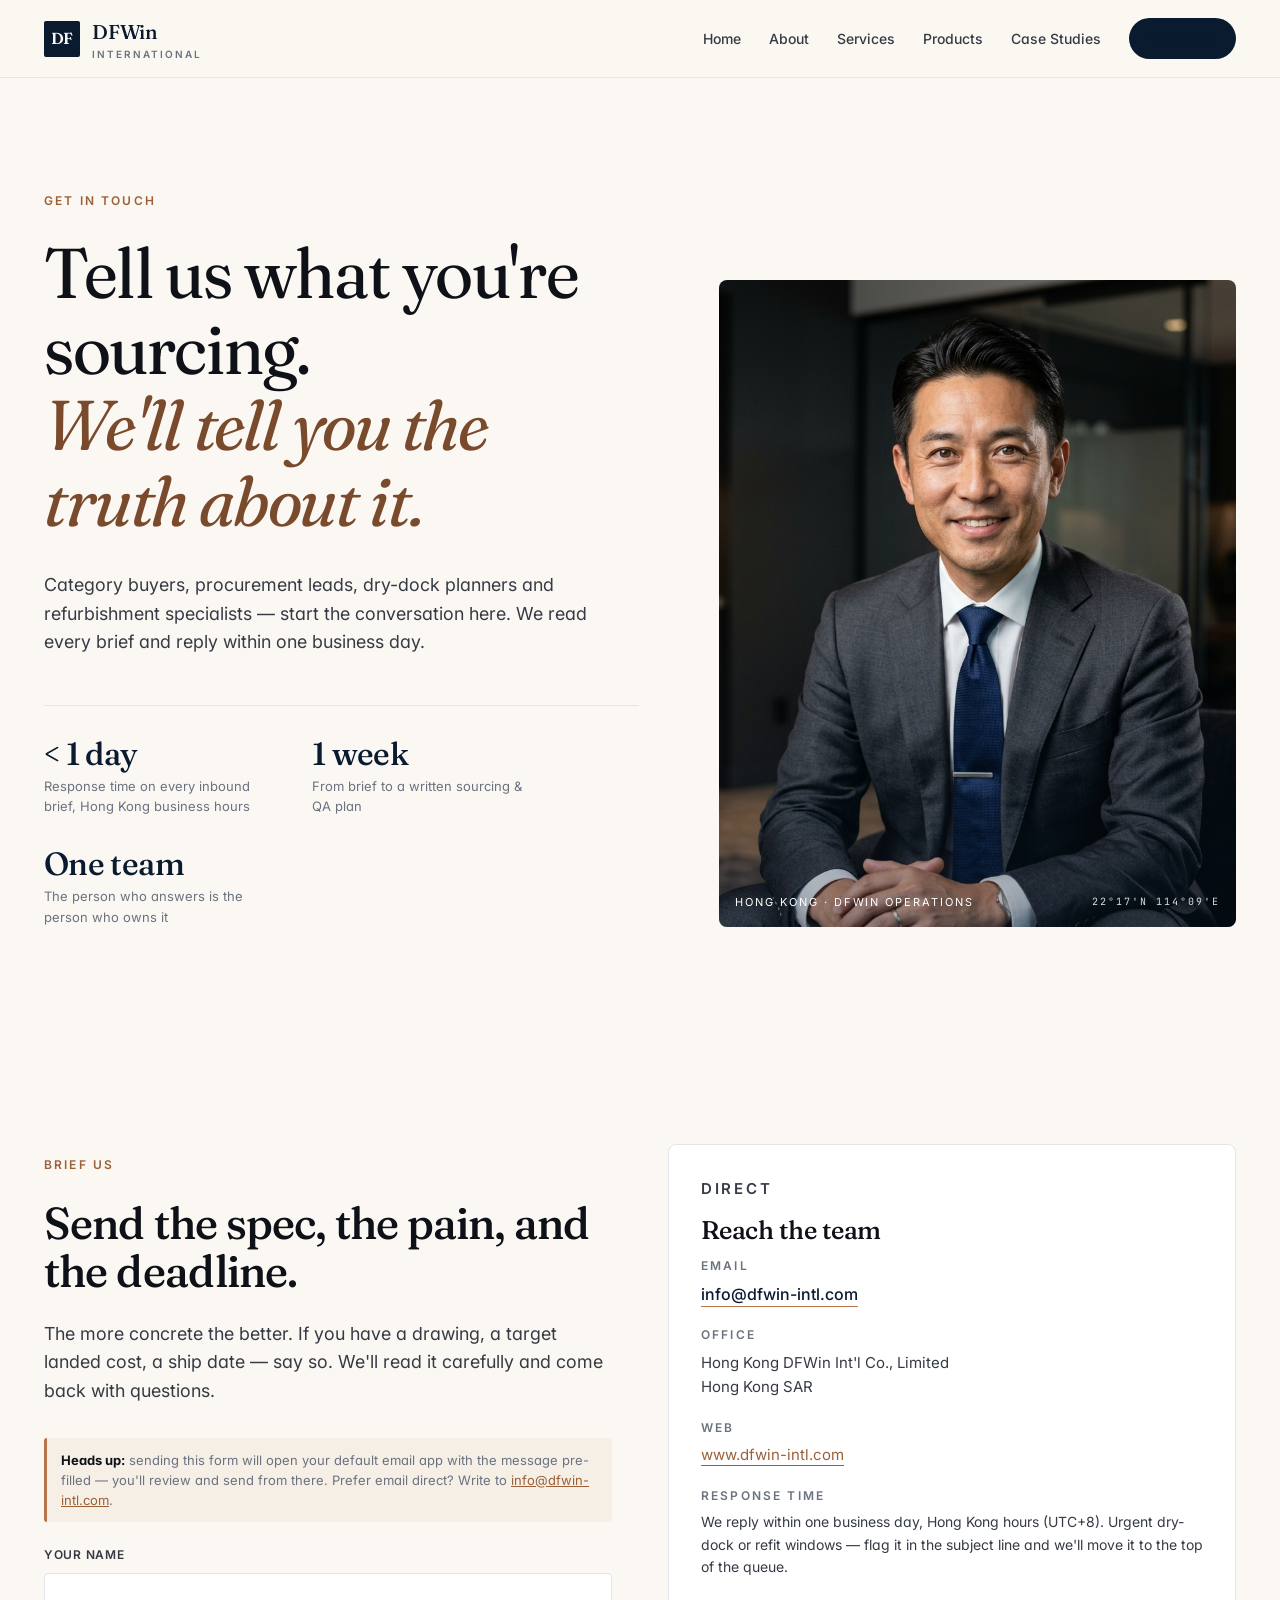
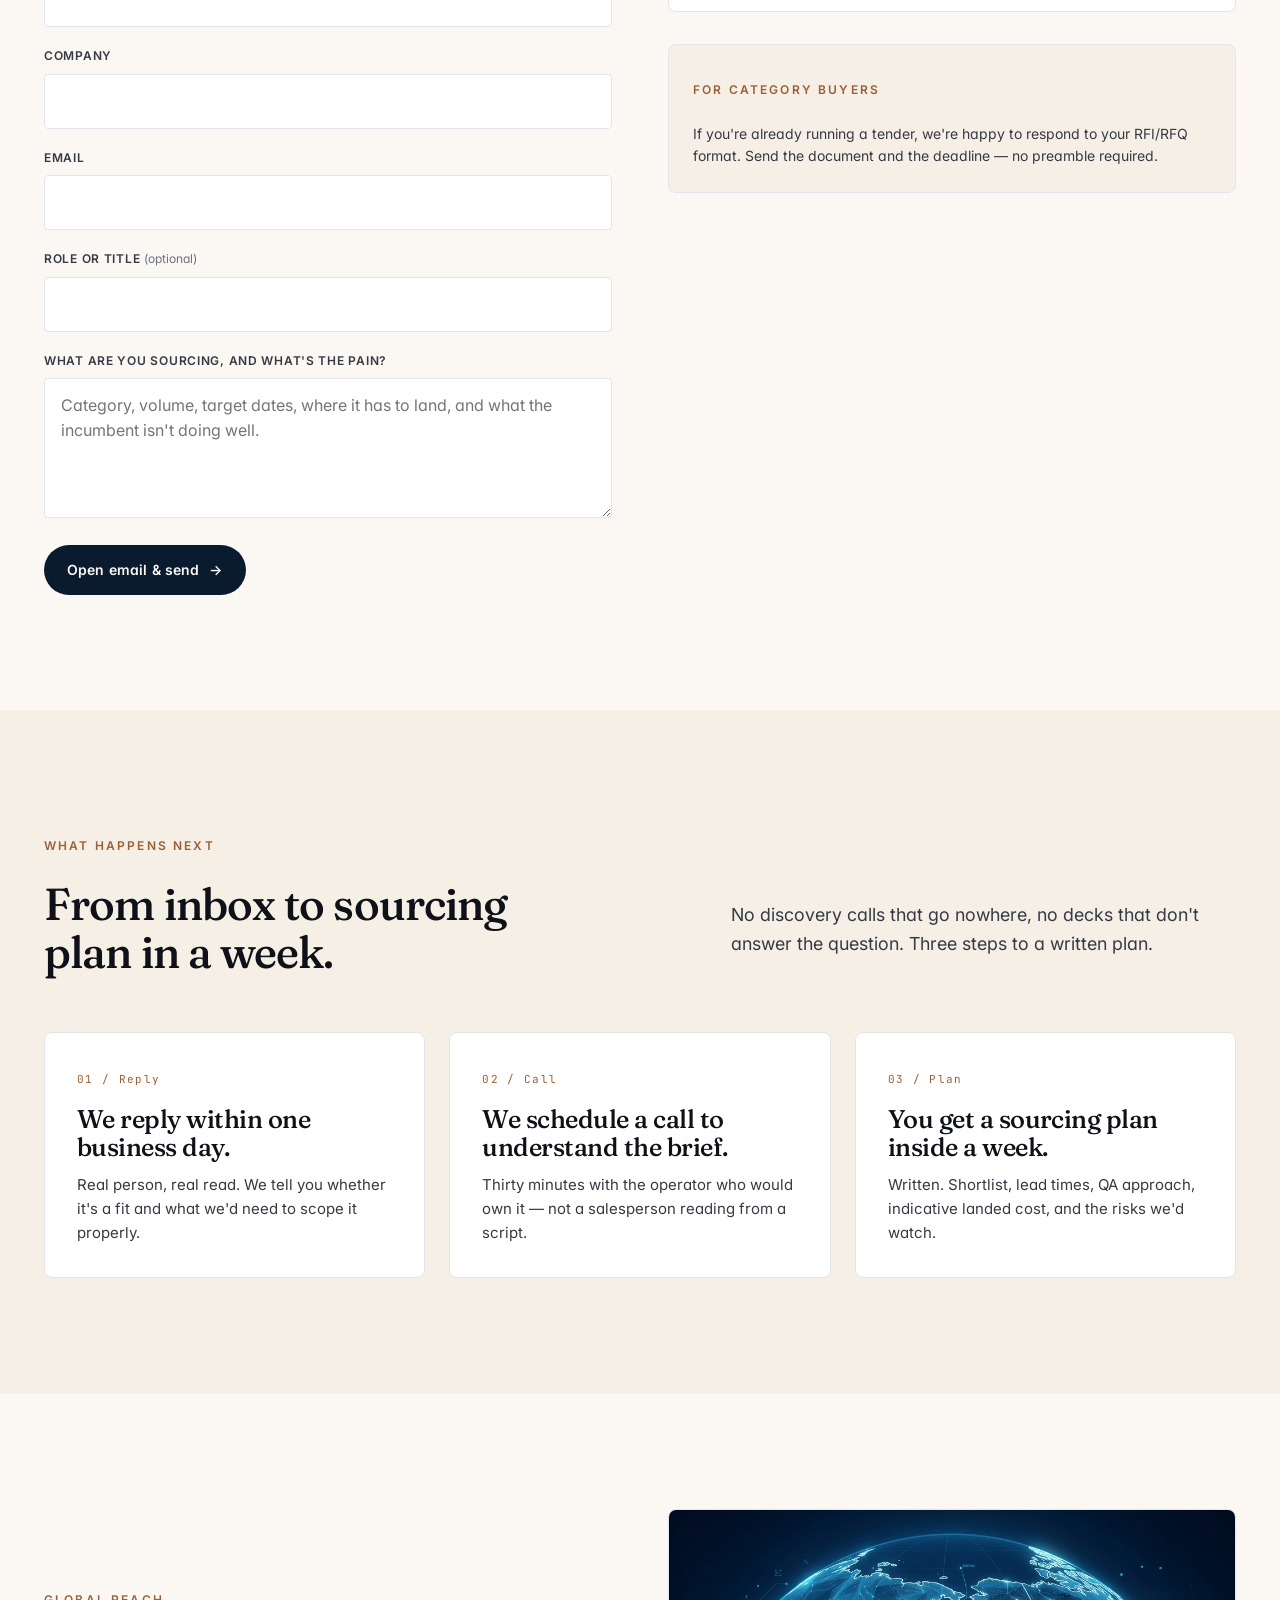
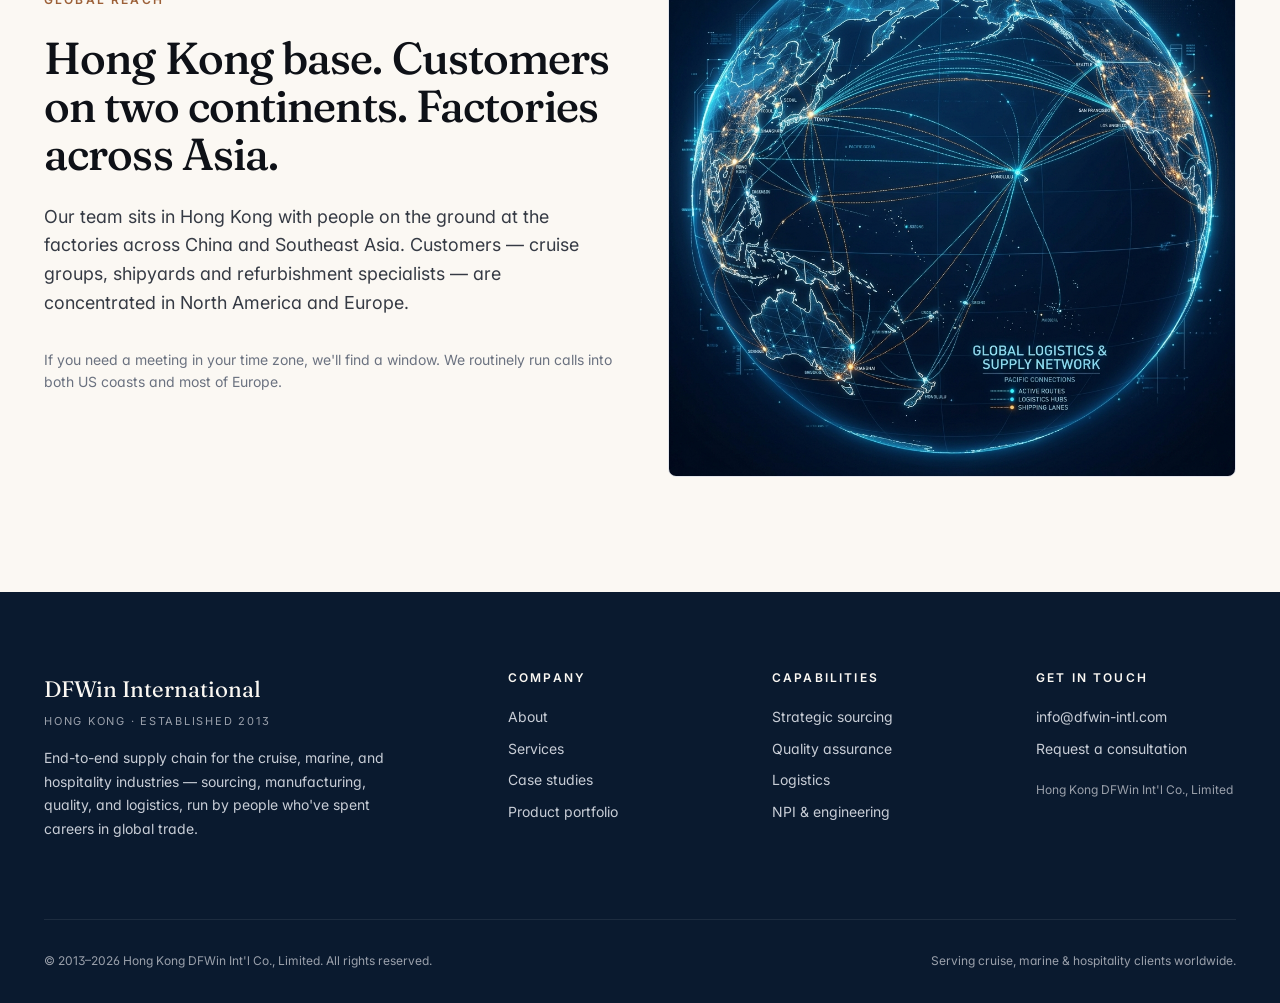
<file: contact.html>
<!DOCTYPE html>
<html lang="en">
<head>
  <meta charset="UTF-8">
  <meta name="viewport" content="width=device-width, initial-scale=1.0">
  <meta name="theme-color" content="#0a1a2f">
  <title>Contact | DFWin International — Global Supply Chain</title>
  <meta name="description" content="Talk to DFWin International about a sourcing, NPI, QA or logistics brief. Hong Kong–based supply chain partner for cruise, marine and hospitality.">
  <meta property="og:type" content="website">
  <meta property="og:title" content="Contact | DFWin International — Global Supply Chain">
  <meta property="og:description" content="Tell us what you're sourcing and where it has to land. We'll come back with a plan inside a week.">
  <meta property="og:image" content="https://kevinmjones.github.io/dfwin-site/images/global_map_pacific.png">
  <meta property="og:url" content="https://kevinmjones.github.io/dfwin-site/contact.html">
  <meta property="og:site_name" content="DFWin International">
  <meta property="og:locale" content="en_US">
  <link rel="preconnect" href="https://fonts.googleapis.com">
  <link rel="preconnect" href="https://fonts.gstatic.com" crossorigin>
  <link href="https://fonts.googleapis.com/css2?family=Fraunces:opsz,wght,SOFT@9..144,300..600,0..100&family=Inter:wght@400;500;600;700&family=JetBrains+Mono:wght@500&display=swap" rel="stylesheet">
  <link rel="stylesheet" href="assets/css/main.css">
  <link rel="icon" href="favicon.svg" type="image/svg+xml">
  <link rel="icon" href="favicon.svg" sizes="any">
  <link rel="canonical" href="https://kevinmjones.github.io/dfwin-site/contact.html">
</head>
<body>
<a class="skip-link" href="#main-content">Skip to main content</a>

<header class="nav" role="banner">
  <div class="nav-inner">
    <a class="brand" href="index.html" aria-label="DFWin International — home">
      <span class="brand-mark">DF</span>
      <span>DFWin<small>International</small></span>
    </a>
    <nav class="nav-links" aria-label="Primary">
      <a href="index.html">Home</a>
      <a href="about.html">About</a>
      <a href="services.html">Services</a>
      <a href="products.html">Products</a>
      <a href="case-studies.html">Case Studies</a>
      <a href="contact.html" class="btn btn-primary" aria-current="page" style="padding: 9px 18px;">Talk to us</a>
    </nav>
    <button class="nav-mobile-toggle" data-nav-toggle aria-expanded="false" aria-controls="nav-mobile" aria-label="Open menu">
      <svg width="20" height="20" viewBox="0 0 24 24" fill="none" stroke="currentColor" stroke-width="1.6"><path d="M3 7h18M3 12h18M3 17h18" stroke-linecap="round"/></svg>
    </button>
  </div>
  <div class="nav-mobile" id="nav-mobile" data-nav-mobile>
    <a href="index.html">Home</a>
    <a href="about.html">About</a>
    <a href="services.html">Services</a>
    <a href="products.html">Products</a>
    <a href="case-studies.html">Case Studies</a>
    <a href="contact.html" aria-current="page">Talk to us</a>
  </div>
</header>

<main id="main-content">

  <!-- ============== HERO ============== -->
  <section class="hero" aria-labelledby="hero-h">
    <div class="container">
      <div class="hero-grid">
        <div class="reveal">
          <p class="eyebrow mb-3">Get in touch</p>
          <h1 id="hero-h" class="font-display">
            Tell us what you're sourcing.<br>
            <em>We'll tell you the truth about it.</em>
          </h1>
          <p class="lede mt-4" style="max-width: 54ch;">
            Category buyers, procurement leads, dry-dock planners and refurbishment specialists — start the conversation here. We read every brief and reply within one business day.
          </p>
          <div class="hero-meta">
            <div class="hero-meta-item"><strong>&lt; 1 day</strong><span>Response time on every inbound brief, Hong Kong business hours</span></div>
            <div class="hero-meta-item"><strong>1 week</strong><span>From brief to a written sourcing &amp; QA plan</span></div>
            <div class="hero-meta-item"><strong>One team</strong><span>The person who answers is the person who owns it</span></div>
          </div>
        </div>
        <div class="hero-media reveal" aria-hidden="true">
          <img src="images/asian_executive.png" alt="" loading="eager" decoding="async">
          <div class="hero-tag">
            <span>Hong Kong · DFWin operations</span>
            <span>22°17'N 114°09'E</span>
          </div>
        </div>
      </div>
    </div>
  </section>

  <!-- ============== FORM + DETAILS ============== -->
  <section aria-labelledby="form-h">
    <div class="container">
      <div class="grid grid-2 reveal" style="align-items: start;">

        <!-- Left: form -->
        <div>
          <p class="eyebrow mb-3">Brief us</p>
          <h2 id="form-h" class="mb-3">Send the spec, the pain, and the deadline.</h2>
          <p class="lede mb-4">The more concrete the better. If you have a drawing, a target landed cost, a ship date — say so. We'll read it carefully and come back with questions.</p>

          <p class="muted mb-3" style="font-size: 13px; padding: 12px 14px; background: var(--cream-100); border-left: 3px solid var(--copper-500); border-radius: 3px;">
            <strong style="color: var(--text);">Heads up:</strong> sending this form will open your default email app with the message pre-filled — you'll review and send from there. Prefer email direct? Write to <a href="mailto:info@dfwin-intl.com" style="color: var(--copper-600); text-decoration: underline;">info@dfwin-intl.com</a>.
          </p>
          <form action="mailto:info@dfwin-intl.com?subject=DFWin%20enquiry" method="post" enctype="text/plain" aria-label="Contact DFWin International">
            <div class="field">
              <label for="f-name">Your name</label>
              <input id="f-name" type="text" name="Name" required autocomplete="name">
            </div>
            <div class="field">
              <label for="f-company">Company</label>
              <input id="f-company" type="text" name="Company" required autocomplete="organization">
            </div>
            <div class="field">
              <label for="f-email">Email</label>
              <input id="f-email" type="email" name="Email" required autocomplete="email">
            </div>
            <div class="field">
              <label for="f-role">Role or title <span style="text-transform:none; letter-spacing:0; font-weight:400; color: var(--text-mute);">(optional)</span></label>
              <input id="f-role" type="text" name="Role" autocomplete="organization-title">
            </div>
            <div class="field">
              <label for="f-project">What are you sourcing, and what's the pain?</label>
              <textarea id="f-project" name="Project" required placeholder="Category, volume, target dates, where it has to land, and what the incumbent isn't doing well."></textarea>
            </div>
            <button type="submit" class="btn btn-primary btn-arrow">Open email &amp; send</button>
          </form>
        </div>

        <!-- Right: details -->
        <aside aria-label="Contact details">
          <div class="card" style="padding: 32px;">
            <p class="eyebrow mb-3">Direct</p>
            <h3 class="mb-3">Reach the team</h3>
            <dl style="margin: 0;">
              <dt class="eyebrow" style="color: var(--text-mute); margin-bottom: 6px;">Email</dt>
              <dd style="margin: 0 0 20px; font-size: 16px; font-weight: 500;"><a href="mailto:info@dfwin-intl.com" style="color: var(--navy-900); border-bottom: 1px solid var(--copper-500); padding-bottom: 2px;">info@dfwin-intl.com</a></dd>

              <dt class="eyebrow" style="color: var(--text-mute); margin-bottom: 6px;">Office</dt>
              <dd style="margin: 0 0 20px; font-size: 15px; line-height: 1.6; color: var(--text-soft);">Hong Kong DFWin Int'l Co., Limited<br>Hong Kong SAR</dd>

              <dt class="eyebrow" style="color: var(--text-mute); margin-bottom: 6px;">Web</dt>
              <dd style="margin: 0 0 20px; font-size: 15px;"><a href="http://www.dfwin-intl.com" style="color: var(--copper-600); border-bottom: 1px solid currentColor; padding-bottom: 1px;">www.dfwin-intl.com</a></dd>

              <dt class="eyebrow" style="color: var(--text-mute); margin-bottom: 6px;">Response time</dt>
              <dd style="margin: 0; font-size: 14px; line-height: 1.6; color: var(--text-soft);">We reply within one business day, Hong Kong hours (UTC+8). Urgent dry-dock or refit windows — flag it in the subject line and we'll move it to the top of the queue.</dd>
            </dl>
          </div>

          <div class="mt-4" style="padding: 24px; border: 1px solid var(--rule); border-radius: var(--r-md); background: var(--bg-alt);">
            <p class="eyebrow mb-3">For category buyers</p>
            <p style="margin: 0; font-size: 14px; line-height: 1.6; color: var(--text-soft);">If you're already running a tender, we're happy to respond to your RFI/RFQ format. Send the document and the deadline — no preamble required.</p>
          </div>
        </aside>

      </div>
    </div>
  </section>

  <!-- ============== WHAT HAPPENS NEXT ============== -->
  <section class="surface-cream" aria-labelledby="next-h">
    <div class="container">
      <div class="sec-head reveal">
        <div>
          <p class="eyebrow mb-3">What happens next</p>
          <h2 id="next-h">From inbox to sourcing plan in a week.</h2>
        </div>
        <p class="lede">No discovery calls that go nowhere, no decks that don't answer the question. Three steps to a written plan.</p>
      </div>

      <div class="grid grid-3">
        <article class="card reveal">
          <span class="card-num">01 / Reply</span>
          <h3>We reply within one business day.</h3>
          <p>Real person, real read. We tell you whether it's a fit and what we'd need to scope it properly.</p>
        </article>
        <article class="card reveal" style="transition-delay: 80ms;">
          <span class="card-num">02 / Call</span>
          <h3>We schedule a call to understand the brief.</h3>
          <p>Thirty minutes with the operator who would own it — not a salesperson reading from a script.</p>
        </article>
        <article class="card reveal" style="transition-delay: 160ms;">
          <span class="card-num">03 / Plan</span>
          <h3>You get a sourcing plan inside a week.</h3>
          <p>Written. Shortlist, lead times, QA approach, indicative landed cost, and the risks we'd watch.</p>
        </article>
      </div>
    </div>
  </section>

  <!-- ============== GLOBAL REACH ============== -->
  <section aria-labelledby="reach-h">
    <div class="container">
      <div class="grid grid-2 reveal" style="align-items: center;">
        <div>
          <p class="eyebrow mb-3">Global reach</p>
          <h2 id="reach-h" class="mb-3">Hong Kong base. Customers on two continents. Factories across Asia.</h2>
          <p class="lede">Our team sits in Hong Kong with people on the ground at the factories across China and Southeast Asia. Customers — cruise groups, shipyards and refurbishment specialists — are concentrated in North America and Europe.</p>
          <p class="muted mt-4" style="font-size: 14px;">If you need a meeting in your time zone, we'll find a window. We routinely run calls into both US coasts and most of Europe.</p>
        </div>
        <figure style="margin: 0; border-radius: var(--r-md); overflow: hidden; border: 1px solid var(--rule);">
          <img src="images/global_map_pacific.png" alt="World map centered on the Pacific showing DFWin's Hong Kong base and customer reach across North America and Europe">
        </figure>
      </div>
    </div>
  </section>

</main>

<footer class="footer" role="contentinfo">
  <div class="container">
    <div class="footer-grid">
      <div>
        <div class="footer-brand">DFWin International
          <small>Hong Kong · Established 2013</small>
        </div>
        <p style="max-width: 38ch; font-size: 14px; line-height: 1.7; color: var(--ink-300);">End-to-end supply chain for the cruise, marine, and hospitality industries — sourcing, manufacturing, quality, and logistics, run by people who've spent careers in global trade.</p>
      </div>
      <div>
        <h4>Company</h4>
        <a href="about.html">About</a>
        <a href="services.html">Services</a>
        <a href="case-studies.html">Case studies</a>
        <a href="products.html">Product portfolio</a>
      </div>
      <div>
        <h4>Capabilities</h4>
        <a href="services.html#sourcing">Strategic sourcing</a>
        <a href="services.html#quality">Quality assurance</a>
        <a href="services.html#logistics">Logistics</a>
        <a href="services.html#npi">NPI &amp; engineering</a>
      </div>
      <div>
        <h4>Get in touch</h4>
        <a href="mailto:info@dfwin-intl.com">info@dfwin-intl.com</a>
        <a href="contact.html">Request a consultation</a>
        <p style="font-size: 12px; color: var(--ink-400); margin-top: 16px; line-height: 1.6;">Hong Kong DFWin Int'l Co., Limited</p>
      </div>
    </div>
    <div class="footer-meta">
      <span>© 2013–2026 Hong Kong DFWin Int'l Co., Limited. All rights reserved.</span>
      <span>Serving cruise, marine &amp; hospitality clients worldwide.</span>
    </div>
  </div>
</footer>

<script src="assets/js/main.js"></script>
</body>
</html>
</file>
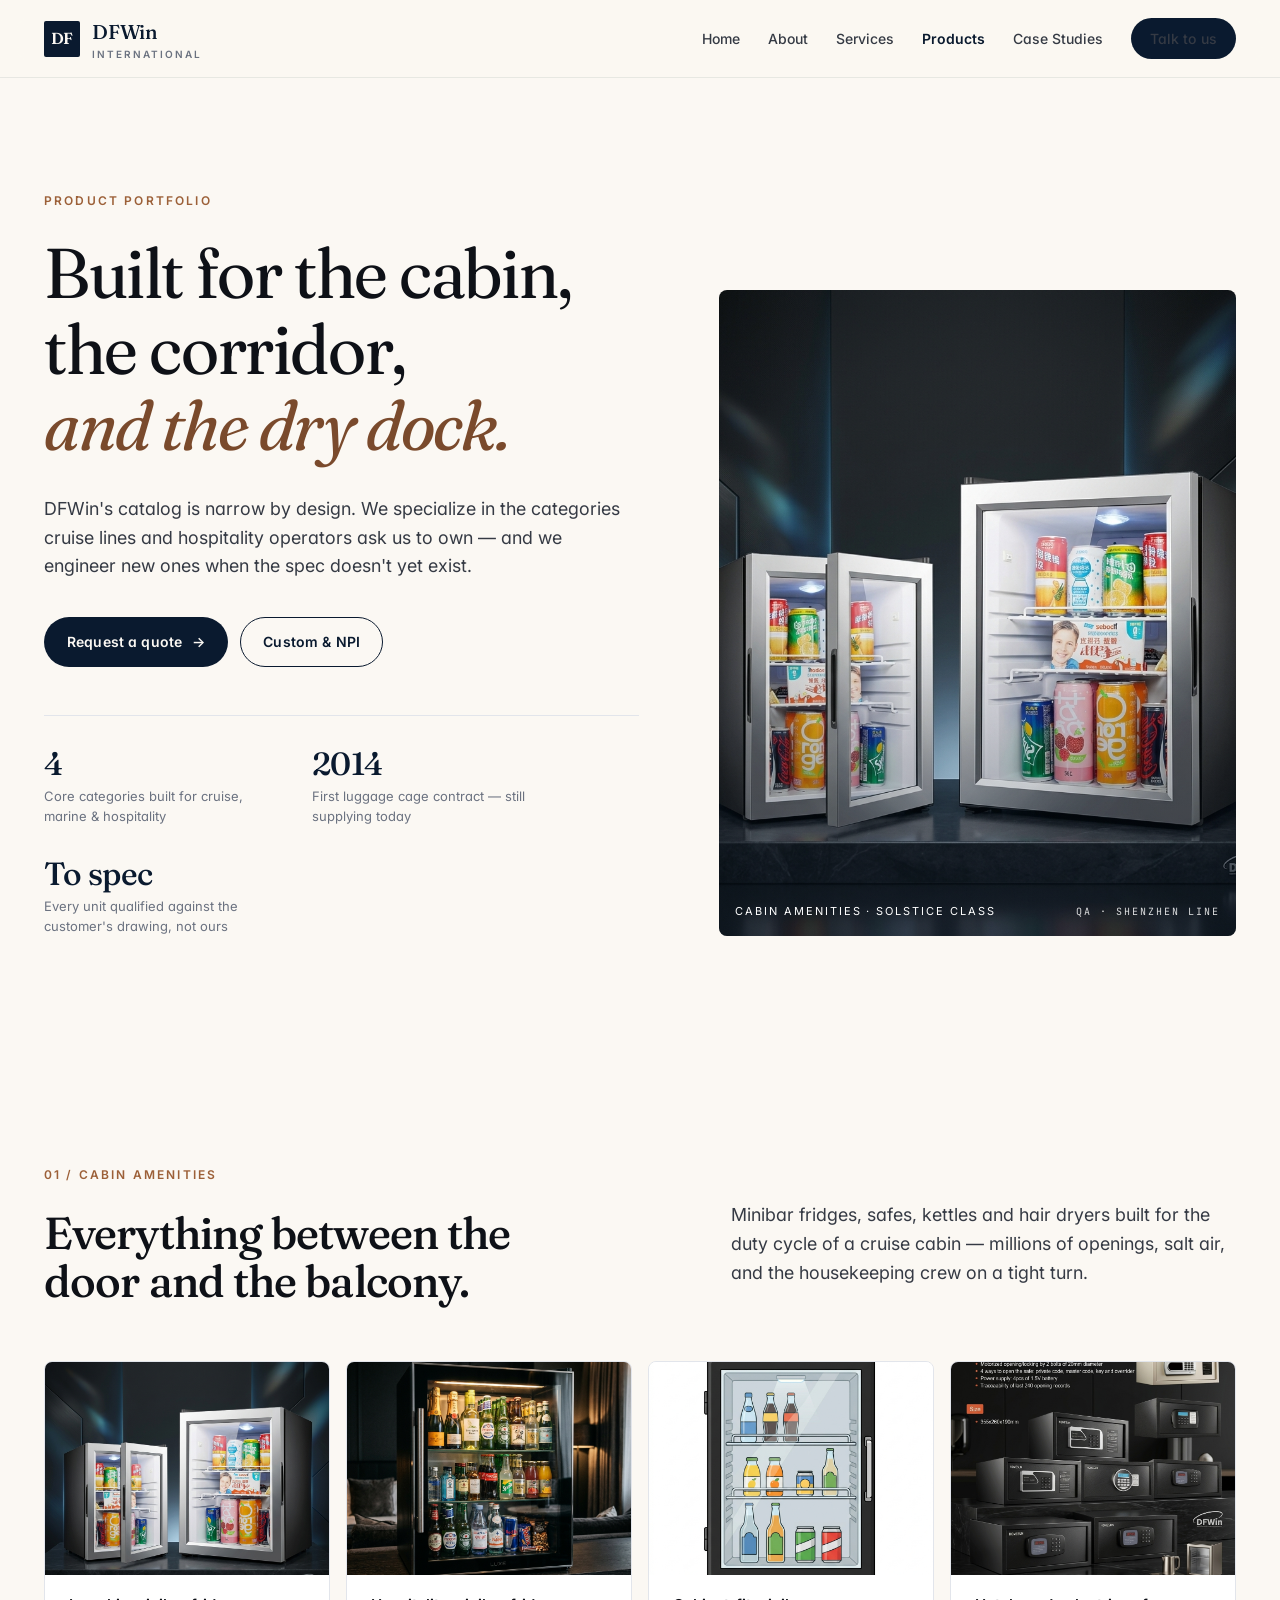
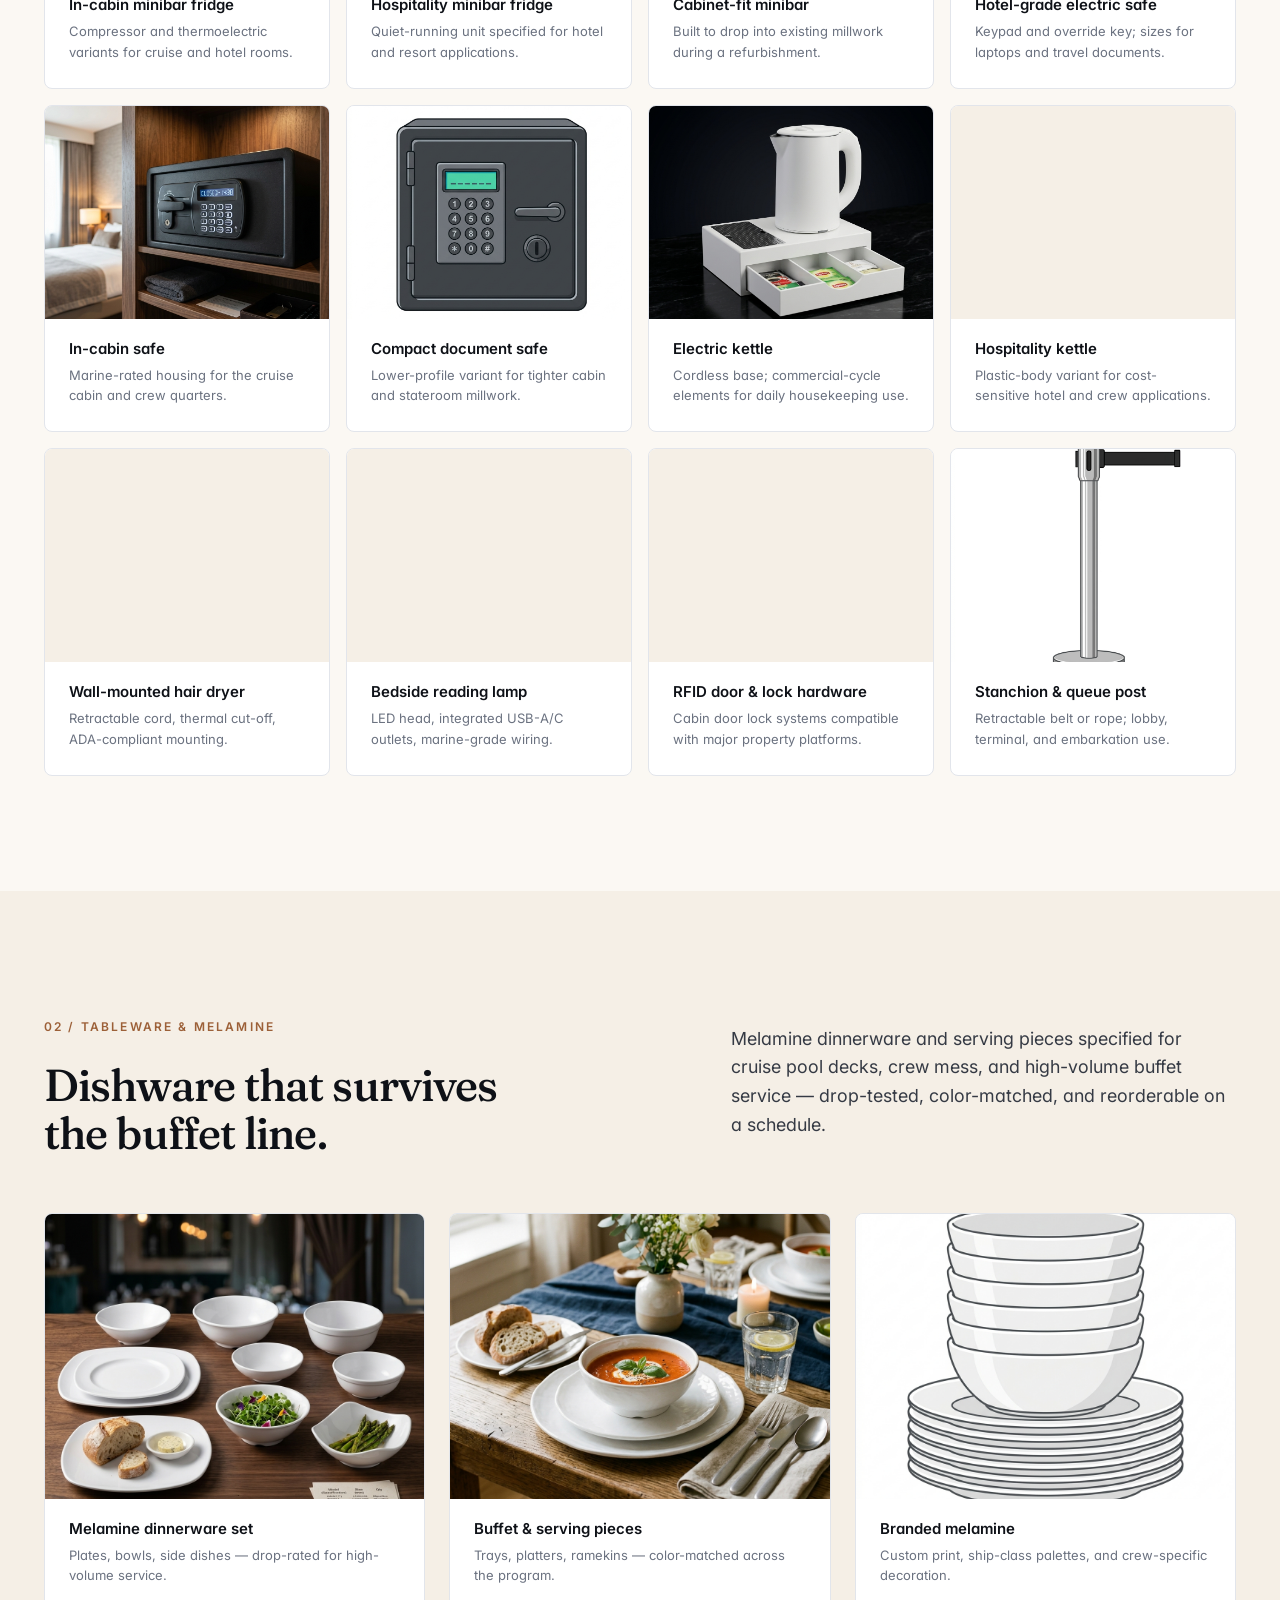
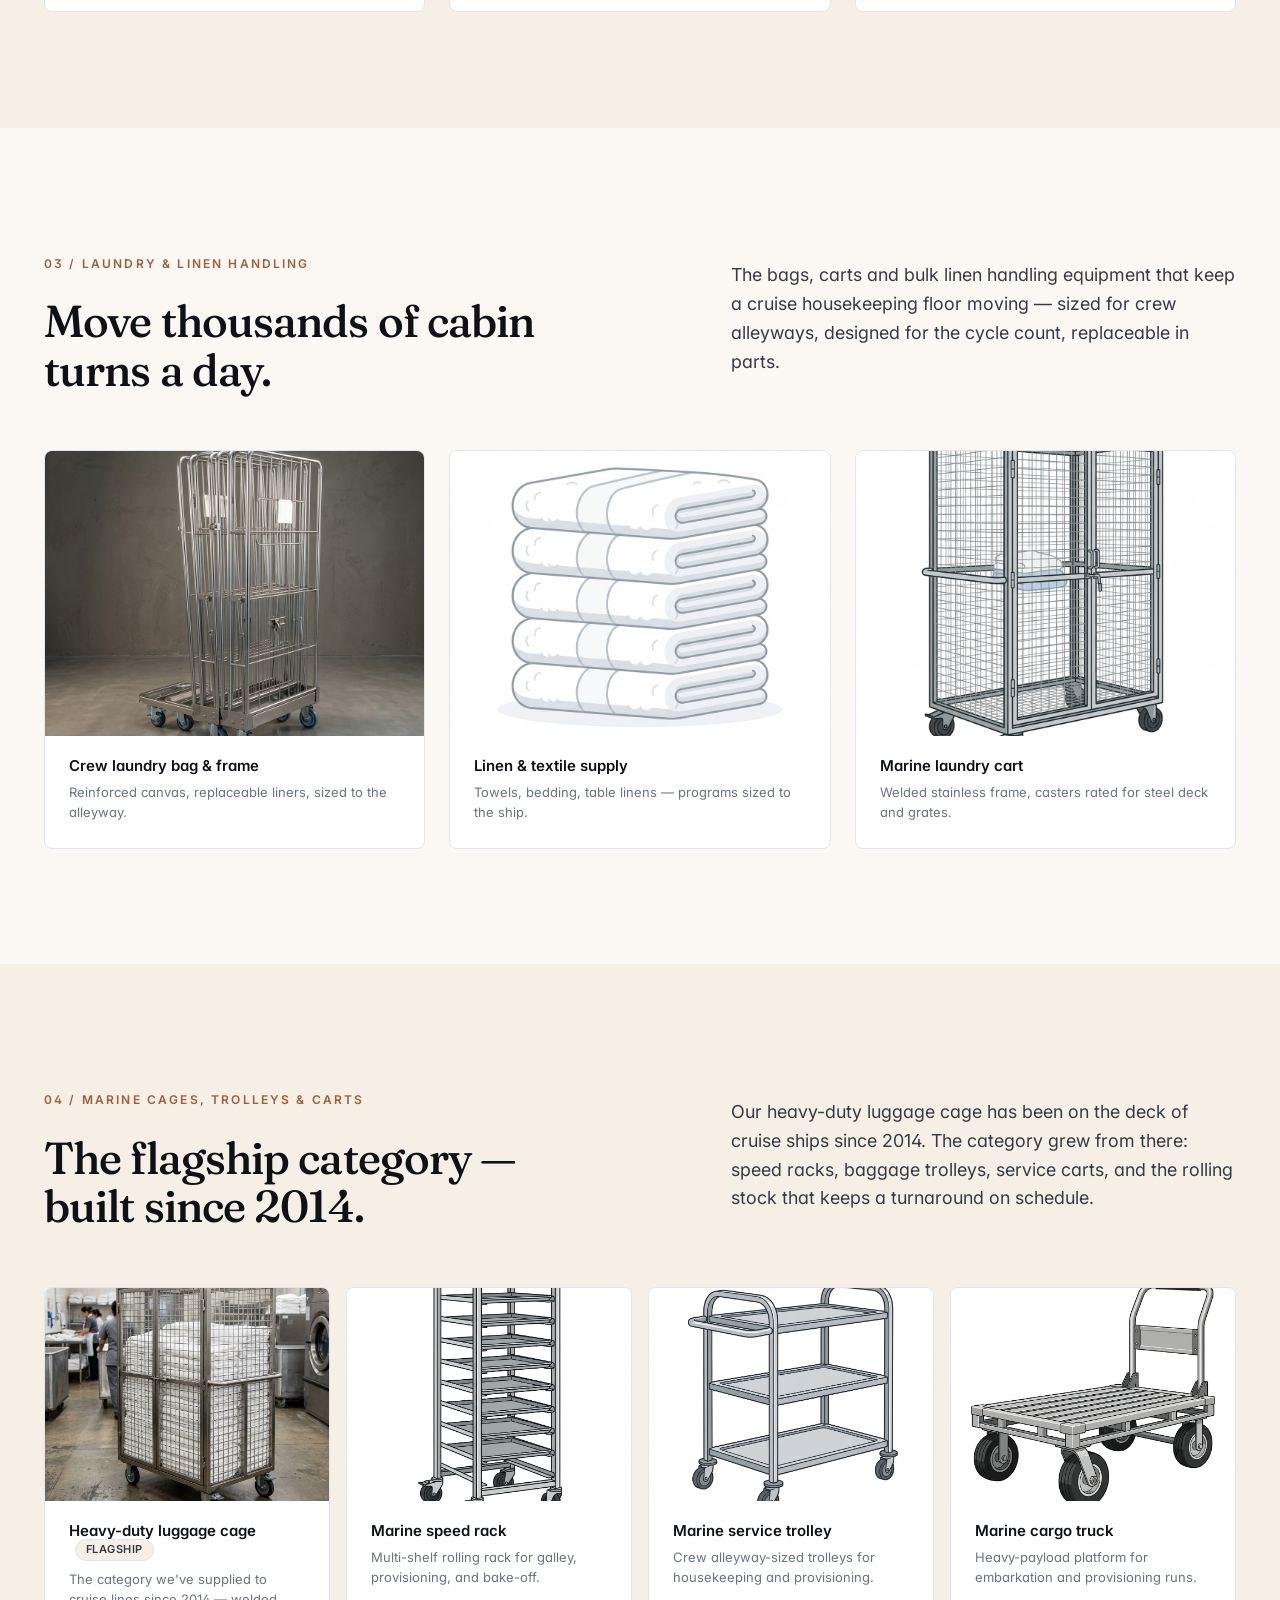
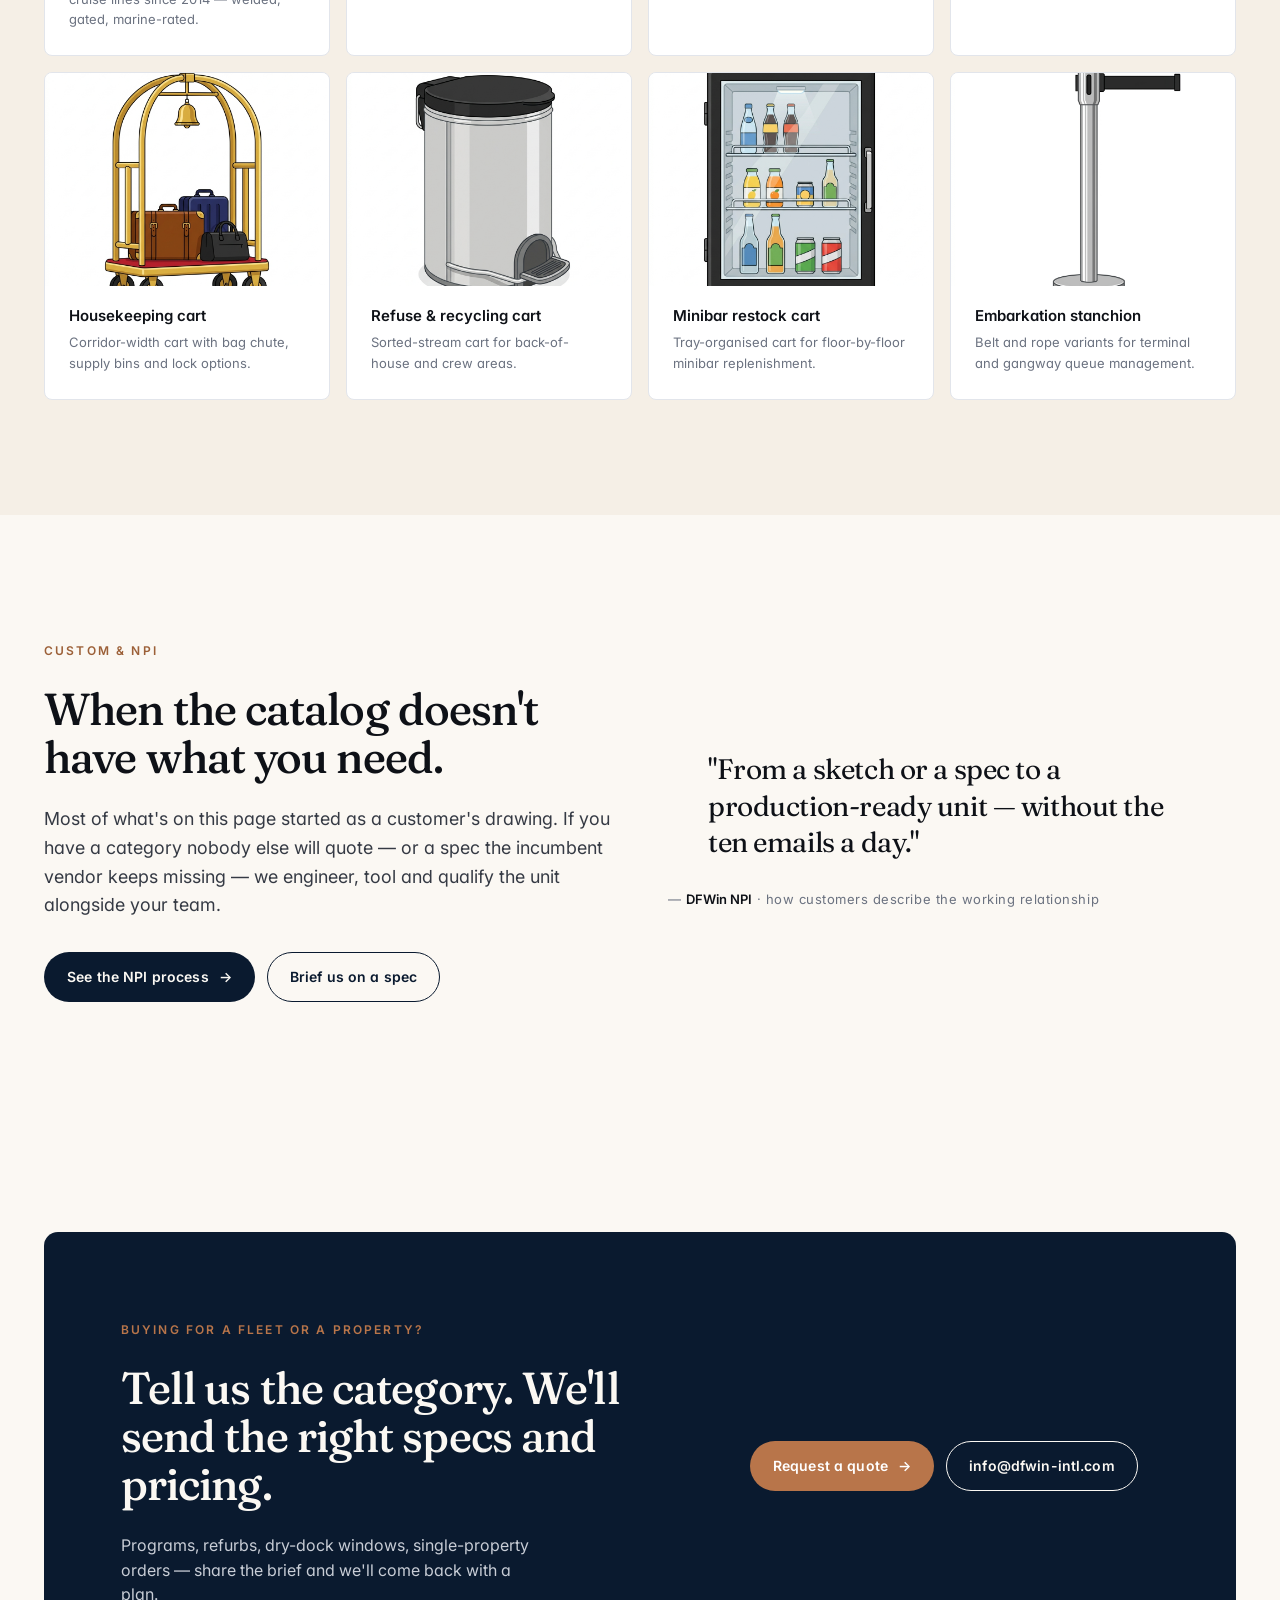
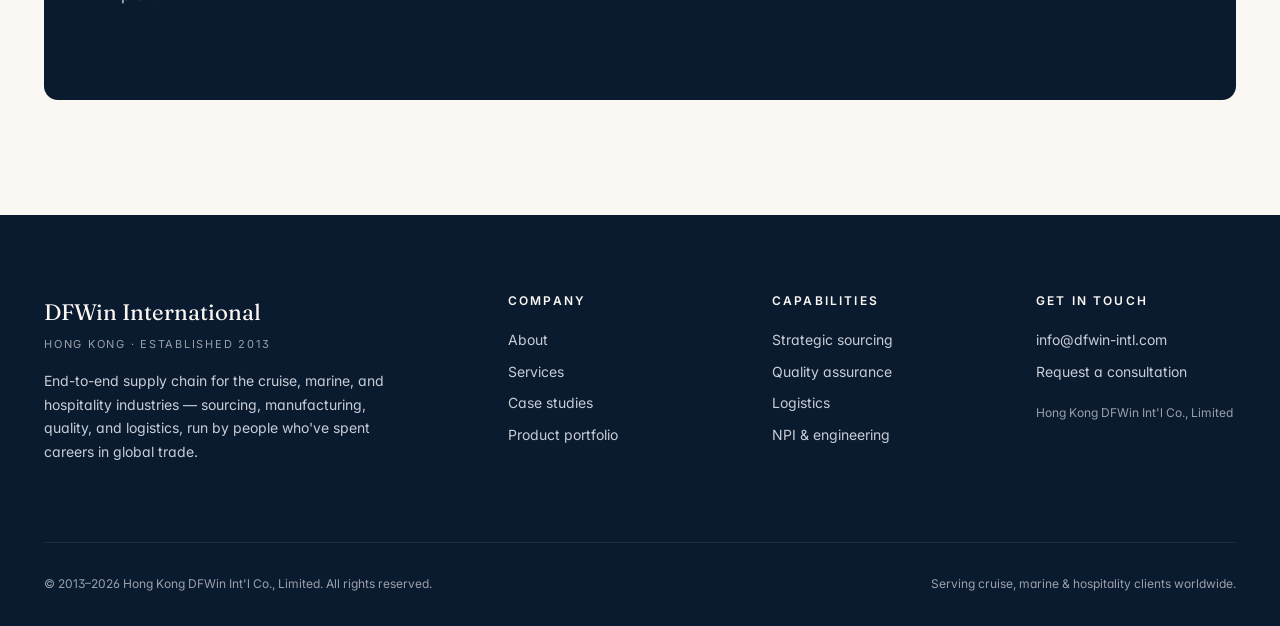
<file: products.html>
<!DOCTYPE html>
<html lang="en">
<head>
  <meta charset="UTF-8">
  <meta name="viewport" content="width=device-width, initial-scale=1.0">
  <meta name="theme-color" content="#0a1a2f">
  <title>Products | DFWin International — Global Supply Chain</title>
  <meta name="description" content="DFWin International's product portfolio for cruise lines, shipyards and hospitality brands — cabin amenities, tableware, laundry handling, and marine cages built to spec.">
  <meta property="og:type" content="website">
  <meta property="og:title" content="Products | DFWin International — Global Supply Chain">
  <meta property="og:description" content="Cabin amenities, tableware, laundry handling, and heavy-duty marine cages — engineered and sourced for the cruise and hospitality industry.">
  <meta property="og:image" content="https://kevinmjones.github.io/dfwin-site/images/enhanced_minibar_1777583844009.png">
  <meta property="og:url" content="https://kevinmjones.github.io/dfwin-site/products.html">
  <meta property="og:site_name" content="DFWin International">
  <meta property="og:locale" content="en_US">
  <link rel="preconnect" href="https://fonts.googleapis.com">
  <link rel="preconnect" href="https://fonts.gstatic.com" crossorigin>
  <link href="https://fonts.googleapis.com/css2?family=Fraunces:opsz,wght,SOFT@9..144,300..600,0..100&family=Inter:wght@400;500;600;700&family=JetBrains+Mono:wght@500&display=swap" rel="stylesheet">
  <link rel="stylesheet" href="assets/css/main.css">
  <link rel="icon" href="favicon.svg" type="image/svg+xml">
  <link rel="icon" href="favicon.svg" sizes="any">
  <link rel="canonical" href="https://kevinmjones.github.io/dfwin-site/products.html">
</head>
<body>
<a class="skip-link" href="#main-content">Skip to main content</a>

<header class="nav" role="banner">
  <div class="nav-inner">
    <a class="brand" href="index.html" aria-label="DFWin International — home">
      <span class="brand-mark">DF</span>
      <span>DFWin<small>International</small></span>
    </a>
    <nav class="nav-links" aria-label="Primary">
      <a href="index.html">Home</a>
      <a href="about.html">About</a>
      <a href="services.html">Services</a>
      <a href="products.html" aria-current="page">Products</a>
      <a href="case-studies.html">Case Studies</a>
      <a href="contact.html" class="btn btn-primary" style="padding: 9px 18px;">Talk to us</a>
    </nav>
    <button class="nav-mobile-toggle" data-nav-toggle aria-expanded="false" aria-controls="nav-mobile" aria-label="Open menu">
      <svg width="20" height="20" viewBox="0 0 24 24" fill="none" stroke="currentColor" stroke-width="1.6"><path d="M3 7h18M3 12h18M3 17h18" stroke-linecap="round"/></svg>
    </button>
  </div>
  <div class="nav-mobile" id="nav-mobile" data-nav-mobile>
    <a href="index.html">Home</a>
    <a href="about.html">About</a>
    <a href="services.html">Services</a>
    <a href="products.html">Products</a>
    <a href="case-studies.html">Case Studies</a>
    <a href="contact.html">Talk to us</a>
  </div>
</header>

<main id="main-content">

  <!-- ============== HERO ============== -->
  <section class="hero" aria-labelledby="hero-h">
    <div class="container">
      <div class="hero-grid">
        <div class="reveal">
          <p class="eyebrow mb-3">Product portfolio</p>
          <h1 id="hero-h" class="font-display">
            Built for the cabin, the corridor,<br>
            <em>and the dry dock.</em>
          </h1>
          <p class="lede mt-4" style="max-width: 54ch;">
            DFWin's catalog is narrow by design. We specialize in the categories cruise lines and hospitality operators ask us to own — and we engineer new ones when the spec doesn't yet exist.
          </p>
          <div class="mt-4" style="display:flex; flex-wrap:wrap; gap:12px; margin-top:36px;">
            <a class="btn btn-primary btn-arrow" href="contact.html">Request a quote</a>
            <a class="btn btn-ghost" href="services.html#npi">Custom &amp; NPI</a>
          </div>
          <div class="hero-meta">
            <div class="hero-meta-item"><strong>4</strong><span>Core categories built for cruise, marine &amp; hospitality</span></div>
            <div class="hero-meta-item"><strong>2014</strong><span>First luggage cage contract — still supplying today</span></div>
            <div class="hero-meta-item"><strong>To spec</strong><span>Every unit qualified against the customer's drawing, not ours</span></div>
          </div>
        </div>
        <div class="hero-media reveal" aria-hidden="true">
          <img src="images/enhanced_minibar_1777583844009.png" alt="" loading="eager" decoding="async">
          <div class="hero-tag">
            <span>Cabin amenities · Solstice class</span>
            <span>QA · Shenzhen line</span>
          </div>
        </div>
      </div>
    </div>
  </section>

  <!-- ============== CATEGORY 1 — CABIN AMENITIES ============== -->
  <section aria-labelledby="cabin-h">
    <div class="container">
      <div class="sec-head reveal">
        <div>
          <p class="eyebrow mb-3">01 / Cabin amenities</p>
          <h2 id="cabin-h">Everything between the door and the balcony.</h2>
        </div>
        <p class="lede">Minibar fridges, safes, kettles and hair dryers built for the duty cycle of a cruise cabin — millions of openings, salt air, and the housekeeping crew on a tight turn.</p>
      </div>

      <div class="grid grid-4">
        <article class="prod reveal">
          <div class="prod-img"><img src="images/enhanced_minibar_1777583844009.png" alt="In-cabin minibar fridge installed in a cruise cabin" loading="lazy" decoding="async"></div>
          <div class="prod-body">
            <h4>In-cabin minibar fridge</h4>
            <p>Compressor and thermoelectric variants for cruise and hotel rooms.</p>
          </div>
        </article>
        <article class="prod reveal" style="transition-delay: 60ms;">
          <div class="prod-img"><img src="images/minibar_fridge_1777583351120.png" alt="Front view of a hotel-style minibar fridge" loading="lazy" decoding="async"></div>
          <div class="prod-body">
            <h4>Hospitality minibar fridge</h4>
            <p>Quiet-running unit specified for hotel and resort applications.</p>
          </div>
        </article>
        <article class="prod reveal" style="transition-delay: 120ms;">
          <div class="prod-img"><img src="images/placeholder_hosp_minibar.png" alt="Compact minibar in a hotel cabinet" loading="lazy" decoding="async"></div>
          <div class="prod-body">
            <h4>Cabinet-fit minibar</h4>
            <p>Built to drop into existing millwork during a refurbishment.</p>
          </div>
        </article>
        <article class="prod reveal" style="transition-delay: 180ms;">
          <div class="prod-img"><img src="images/enhanced_safe_1777583857447.png" alt="Electronic in-room safe with keypad" loading="lazy" decoding="async"></div>
          <div class="prod-body">
            <h4>Hotel-grade electric safe</h4>
            <p>Keypad and override key; sizes for laptops and travel documents.</p>
          </div>
        </article>
        <article class="prod reveal" style="transition-delay: 240ms;">
          <div class="prod-img"><img src="images/hotel_safe_1777583364581.png" alt="In-cabin safe mounted in a closet" loading="lazy" decoding="async"></div>
          <div class="prod-body">
            <h4>In-cabin safe</h4>
            <p>Marine-rated housing for the cruise cabin and crew quarters.</p>
          </div>
        </article>
        <article class="prod reveal" style="transition-delay: 300ms;">
          <div class="prod-img"><img src="images/placeholder_tech_safe.png" alt="Variant in-room safe with digital lock" loading="lazy" decoding="async"></div>
          <div class="prod-body">
            <h4>Compact document safe</h4>
            <p>Lower-profile variant for tighter cabin and stateroom millwork.</p>
          </div>
        </article>
        <article class="prod reveal" style="transition-delay: 360ms;">
          <div class="prod-img"><img src="images/enhanced_kettle_1777583868999.png" alt="Electric kettle with stainless body on a tray" loading="lazy" decoding="async"></div>
          <div class="prod-body">
            <h4>Electric kettle</h4>
            <p>Cordless base; commercial-cycle elements for daily housekeeping use.</p>
          </div>
        </article>
        <article class="prod reveal" style="transition-delay: 420ms;">
          <div class="prod-img"><img src="images/placeholder_tech_kettle.png" alt="Alternate electric kettle design" loading="lazy" decoding="async"></div>
          <div class="prod-body">
            <h4>Hospitality kettle</h4>
            <p>Plastic-body variant for cost-sensitive hotel and crew applications.</p>
          </div>
        </article>
        <article class="prod reveal" style="transition-delay: 480ms;">
          <div class="prod-img"><img src="images/placeholder_tech_hairdryer.png" alt="Wall-mounted hair dryer" loading="lazy" decoding="async"></div>
          <div class="prod-body">
            <h4>Wall-mounted hair dryer</h4>
            <p>Retractable cord, thermal cut-off, ADA-compliant mounting.</p>
          </div>
        </article>
        <article class="prod reveal" style="transition-delay: 540ms;">
          <div class="prod-img"><img src="images/placeholder_tech_lamp.png" alt="Bedside reading lamp with USB outlet" loading="lazy" decoding="async"></div>
          <div class="prod-body">
            <h4>Bedside reading lamp</h4>
            <p>LED head, integrated USB-A/C outlets, marine-grade wiring.</p>
          </div>
        </article>
        <article class="prod reveal" style="transition-delay: 600ms;">
          <div class="prod-img"><img src="images/placeholder_tech_rfid.png" alt="RFID door lock for a hotel cabin" loading="lazy" decoding="async"></div>
          <div class="prod-body">
            <h4>RFID door &amp; lock hardware</h4>
            <p>Cabin door lock systems compatible with major property platforms.</p>
          </div>
        </article>
        <article class="prod reveal" style="transition-delay: 660ms;">
          <div class="prod-img"><img src="images/placeholder_tech_stanchion.png" alt="Stanchion and queueing post" loading="lazy" decoding="async"></div>
          <div class="prod-body">
            <h4>Stanchion &amp; queue post</h4>
            <p>Retractable belt or rope; lobby, terminal, and embarkation use.</p>
          </div>
        </article>
      </div>
    </div>
  </section>

  <!-- ============== CATEGORY 2 — TABLEWARE & MELAMINE ============== -->
  <section class="surface-cream" aria-labelledby="tableware-h">
    <div class="container">
      <div class="sec-head reveal">
        <div>
          <p class="eyebrow mb-3">02 / Tableware &amp; melamine</p>
          <h2 id="tableware-h">Dishware that survives the buffet line.</h2>
        </div>
        <p class="lede">Melamine dinnerware and serving pieces specified for cruise pool decks, crew mess, and high-volume buffet service — drop-tested, color-matched, and reorderable on a schedule.</p>
      </div>

      <div class="grid grid-3">
        <article class="prod reveal">
          <div class="prod-img"><img src="images/enhanced_melamine_1777583899133.png" alt="Stack of melamine dinner plates and bowls" loading="lazy" decoding="async"></div>
          <div class="prod-body">
            <h4>Melamine dinnerware set</h4>
            <p>Plates, bowls, side dishes — drop-rated for high-volume service.</p>
          </div>
        </article>
        <article class="prod reveal" style="transition-delay: 80ms;">
          <div class="prod-img"><img src="images/melamine_tableware_1777583410340.png" alt="Melamine serving tray and dishware" loading="lazy" decoding="async"></div>
          <div class="prod-body">
            <h4>Buffet &amp; serving pieces</h4>
            <p>Trays, platters, ramekins — color-matched across the program.</p>
          </div>
        </article>
        <article class="prod reveal" style="transition-delay: 160ms;">
          <div class="prod-img"><img src="images/placeholder_hosp_melamine.png" alt="Branded melamine plate with logo print" loading="lazy" decoding="async"></div>
          <div class="prod-body">
            <h4>Branded melamine</h4>
            <p>Custom print, ship-class palettes, and crew-specific decoration.</p>
          </div>
        </article>
      </div>
    </div>
  </section>

  <!-- ============== CATEGORY 3 — LAUNDRY & LINEN ============== -->
  <section aria-labelledby="laundry-h">
    <div class="container">
      <div class="sec-head reveal">
        <div>
          <p class="eyebrow mb-3">03 / Laundry &amp; linen handling</p>
          <h2 id="laundry-h">Move thousands of cabin turns a day.</h2>
        </div>
        <p class="lede">The bags, carts and bulk linen handling equipment that keep a cruise housekeeping floor moving — sized for crew alleyways, designed for the cycle count, replaceable in parts.</p>
      </div>

      <div class="grid grid-3">
        <article class="prod reveal">
          <div class="prod-img"><img src="images/enhanced_laundry_1777583884843.png" alt="Heavy-duty laundry bag and rolling frame" loading="lazy" decoding="async"></div>
          <div class="prod-body">
            <h4>Crew laundry bag &amp; frame</h4>
            <p>Reinforced canvas, replaceable liners, sized to the alleyway.</p>
          </div>
        </article>
        <article class="prod reveal" style="transition-delay: 80ms;">
          <div class="prod-img"><img src="images/placeholder_hosp_textile.png" alt="Stack of folded hotel linens" loading="lazy" decoding="async"></div>
          <div class="prod-body">
            <h4>Linen &amp; textile supply</h4>
            <p>Towels, bedding, table linens — programs sized to the ship.</p>
          </div>
        </article>
        <article class="prod reveal" style="transition-delay: 160ms;">
          <div class="prod-img"><img src="images/placeholder_marine_laundry.png" alt="Marine laundry cart on a vessel deck" loading="lazy" decoding="async"></div>
          <div class="prod-body">
            <h4>Marine laundry cart</h4>
            <p>Welded stainless frame, casters rated for steel deck and grates.</p>
          </div>
        </article>
      </div>
    </div>
  </section>

  <!-- ============== CATEGORY 4 — MARINE CAGES & CARTS ============== -->
  <section class="surface-cream" aria-labelledby="cages-h">
    <div class="container">
      <div class="sec-head reveal">
        <div>
          <p class="eyebrow mb-3">04 / Marine cages, trolleys &amp; carts</p>
          <h2 id="cages-h">The flagship category — built since 2014.</h2>
        </div>
        <p class="lede">Our heavy-duty luggage cage has been on the deck of cruise ships since 2014. The category grew from there: speed racks, baggage trolleys, service carts, and the rolling stock that keeps a turnaround on schedule.</p>
      </div>

      <div class="grid grid-4">
        <article class="prod reveal">
          <div class="prod-img"><img src="images/laundry_cage_1777583398647.png" alt="Heavy-duty luggage cage on a cruise ship deck" loading="lazy" decoding="async"></div>
          <div class="prod-body">
            <h4>Heavy-duty luggage cage <span class="pill" style="margin-left:6px;">Flagship</span></h4>
            <p>The category we've supplied to cruise lines since 2014 — welded, gated, marine-rated.</p>
          </div>
        </article>
        <article class="prod reveal" style="transition-delay: 60ms;">
          <div class="prod-img"><img src="images/placeholder_marine_speedrack.png" alt="Marine speed rack with shelves" loading="lazy" decoding="async"></div>
          <div class="prod-body">
            <h4>Marine speed rack</h4>
            <p>Multi-shelf rolling rack for galley, provisioning, and bake-off.</p>
          </div>
        </article>
        <article class="prod reveal" style="transition-delay: 120ms;">
          <div class="prod-img"><img src="images/placeholder_marine_trolley.png" alt="Service trolley for a cruise ship" loading="lazy" decoding="async"></div>
          <div class="prod-body">
            <h4>Marine service trolley</h4>
            <p>Crew alleyway-sized trolleys for housekeeping and provisioning.</p>
          </div>
        </article>
        <article class="prod reveal" style="transition-delay: 180ms;">
          <div class="prod-img"><img src="images/placeholder_marine_truck.png" alt="Heavy-duty marine cargo truck" loading="lazy" decoding="async"></div>
          <div class="prod-body">
            <h4>Marine cargo truck</h4>
            <p>Heavy-payload platform for embarkation and provisioning runs.</p>
          </div>
        </article>
        <article class="prod reveal" style="transition-delay: 240ms;">
          <div class="prod-img"><img src="images/placeholder_hosp_cart.png" alt="Housekeeping cart for a hotel corridor" loading="lazy" decoding="async"></div>
          <div class="prod-body">
            <h4>Housekeeping cart</h4>
            <p>Corridor-width cart with bag chute, supply bins and lock options.</p>
          </div>
        </article>
        <article class="prod reveal" style="transition-delay: 300ms;">
          <div class="prod-img"><img src="images/placeholder_hosp_trash.png" alt="Refuse and recycling cart" loading="lazy" decoding="async"></div>
          <div class="prod-body">
            <h4>Refuse &amp; recycling cart</h4>
            <p>Sorted-stream cart for back-of-house and crew areas.</p>
          </div>
        </article>
        <article class="prod reveal" style="transition-delay: 360ms;">
          <div class="prod-img"><img src="images/placeholder_hosp_minibar.png" alt="Cabinet-style minibar cart" loading="lazy" decoding="async"></div>
          <div class="prod-body">
            <h4>Minibar restock cart</h4>
            <p>Tray-organised cart for floor-by-floor minibar replenishment.</p>
          </div>
        </article>
        <article class="prod reveal" style="transition-delay: 420ms;">
          <div class="prod-img"><img src="images/placeholder_tech_stanchion.png" alt="Stanchion and queue post" loading="lazy" decoding="async"></div>
          <div class="prod-body">
            <h4>Embarkation stanchion</h4>
            <p>Belt and rope variants for terminal and gangway queue management.</p>
          </div>
        </article>
      </div>
    </div>
  </section>

  <!-- ============== CUSTOM / NPI CALLOUT ============== -->
  <section aria-labelledby="npi-h">
    <div class="container">
      <div class="grid grid-2 reveal" style="align-items: center;">
        <div>
          <p class="eyebrow mb-3">Custom &amp; NPI</p>
          <h2 id="npi-h" class="mb-3">When the catalog doesn't have what you need.</h2>
          <p class="lede">Most of what's on this page started as a customer's drawing. If you have a category nobody else will quote — or a spec the incumbent vendor keeps missing — we engineer, tool and qualify the unit alongside your team.</p>
          <div class="mt-4" style="display:flex; flex-wrap:wrap; gap:12px;">
            <a class="btn btn-primary btn-arrow" href="services.html#npi">See the NPI process</a>
            <a class="btn btn-ghost" href="contact.html">Brief us on a spec</a>
          </div>
        </div>
        <figure style="margin: 0;">
          <blockquote class="pull">
            "From a sketch or a spec to a production-ready unit — without the ten emails a day."
          </blockquote>
          <span class="pull-cite">— <strong>DFWin NPI</strong> · how customers describe the working relationship</span>
        </figure>
      </div>
    </div>
  </section>

  <!-- ============== CTA ============== -->
  <section aria-labelledby="cta-h">
    <div class="container">
      <div class="cta-band reveal">
        <div>
          <p class="eyebrow on-dark mb-3">Buying for a fleet or a property?</p>
          <h2 id="cta-h">Tell us the category. We'll send the right specs and pricing.</h2>
          <p class="mt-3">Programs, refurbs, dry-dock windows, single-property orders — share the brief and we'll come back with a plan.</p>
        </div>
        <div class="cta-actions">
          <a class="btn btn-accent btn-arrow" href="contact.html">Request a quote</a>
          <a class="btn btn-on-dark btn-ghost" href="mailto:info@dfwin-intl.com">info@dfwin-intl.com</a>
        </div>
      </div>
    </div>
  </section>

</main>

<footer class="footer" role="contentinfo">
  <div class="container">
    <div class="footer-grid">
      <div>
        <div class="footer-brand">DFWin International
          <small>Hong Kong · Established 2013</small>
        </div>
        <p style="max-width: 38ch; font-size: 14px; line-height: 1.7; color: var(--ink-300);">End-to-end supply chain for the cruise, marine, and hospitality industries — sourcing, manufacturing, quality, and logistics, run by people who've spent careers in global trade.</p>
      </div>
      <div>
        <h4>Company</h4>
        <a href="about.html">About</a>
        <a href="services.html">Services</a>
        <a href="case-studies.html">Case studies</a>
        <a href="products.html">Product portfolio</a>
      </div>
      <div>
        <h4>Capabilities</h4>
        <a href="services.html#sourcing">Strategic sourcing</a>
        <a href="services.html#quality">Quality assurance</a>
        <a href="services.html#logistics">Logistics</a>
        <a href="services.html#npi">NPI &amp; engineering</a>
      </div>
      <div>
        <h4>Get in touch</h4>
        <a href="mailto:info@dfwin-intl.com">info@dfwin-intl.com</a>
        <a href="contact.html">Request a consultation</a>
        <p style="font-size: 12px; color: var(--ink-400); margin-top: 16px; line-height: 1.6;">Hong Kong DFWin Int'l Co., Limited</p>
      </div>
    </div>
    <div class="footer-meta">
      <span>© 2013–2026 Hong Kong DFWin Int'l Co., Limited. All rights reserved.</span>
      <span>Serving cruise, marine &amp; hospitality clients worldwide.</span>
    </div>
  </div>
</footer>

<script src="assets/js/main.js"></script>
</body>
</html>
</file>
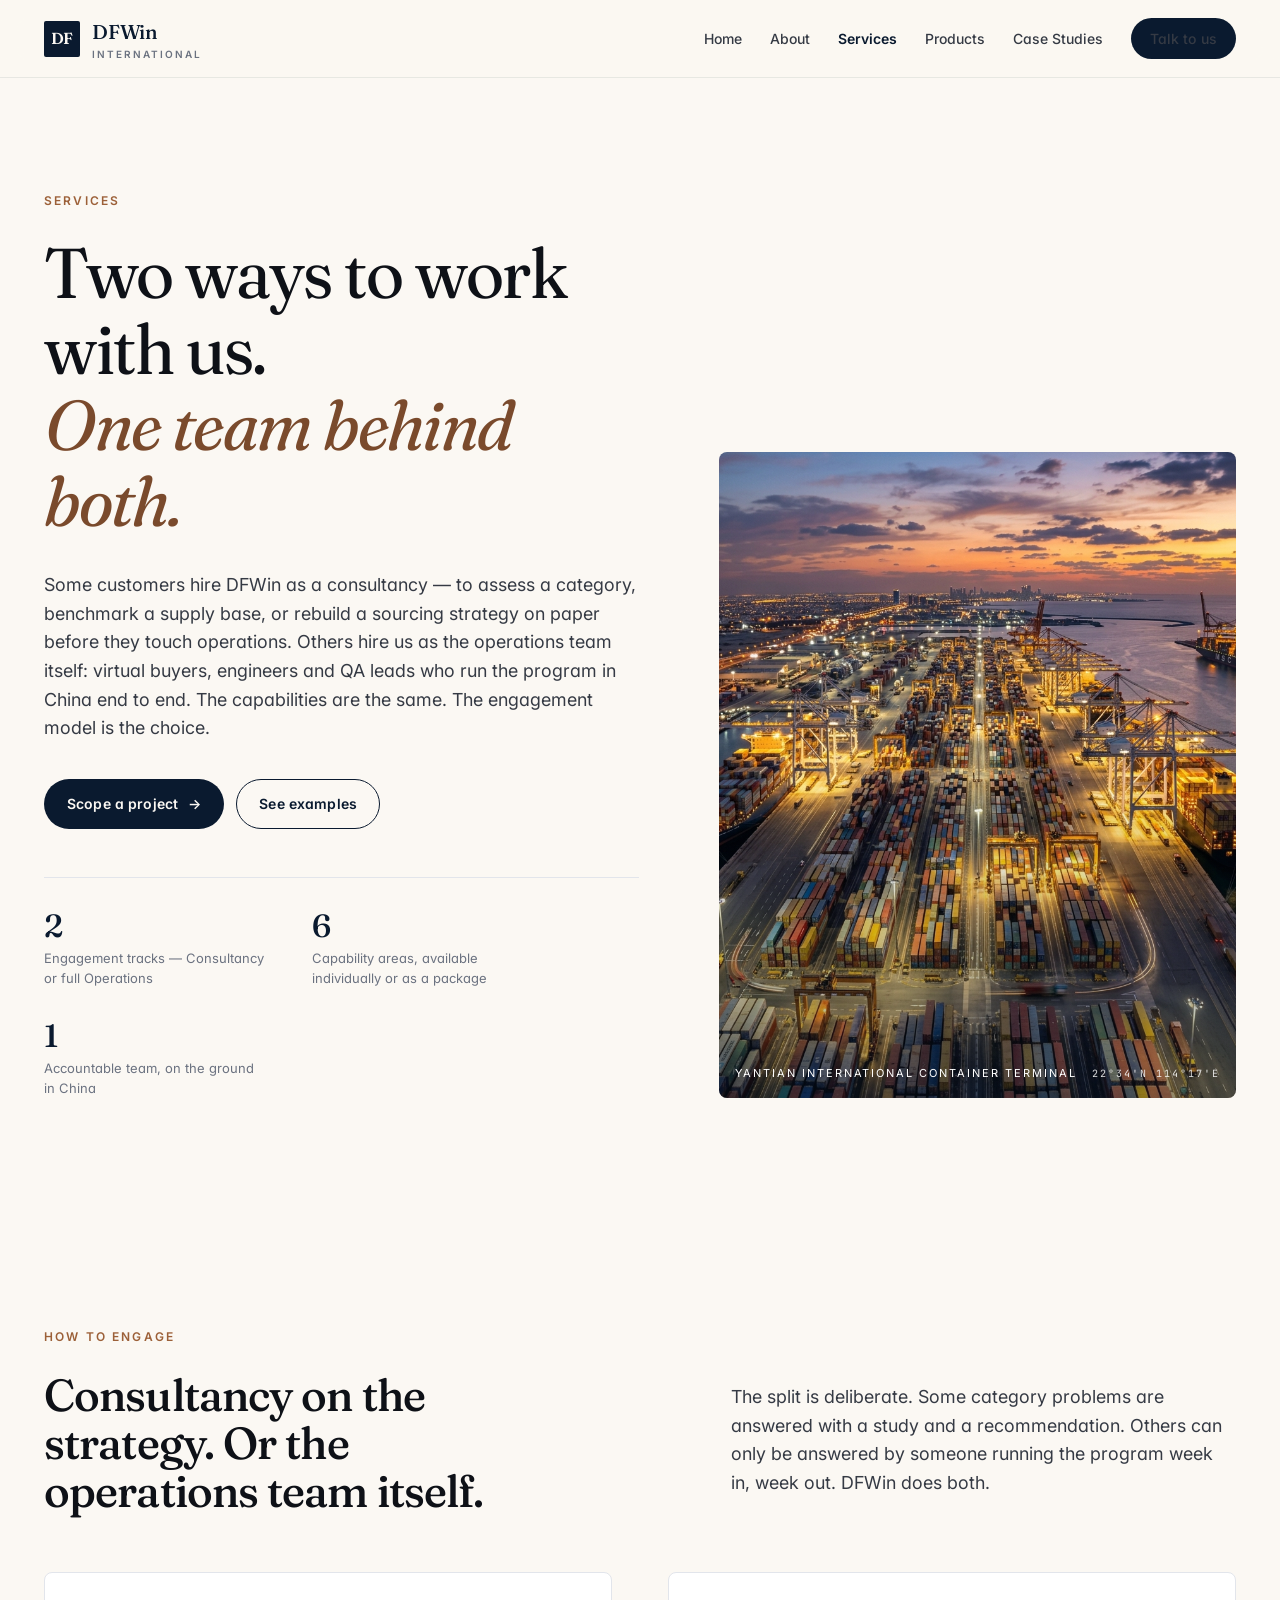
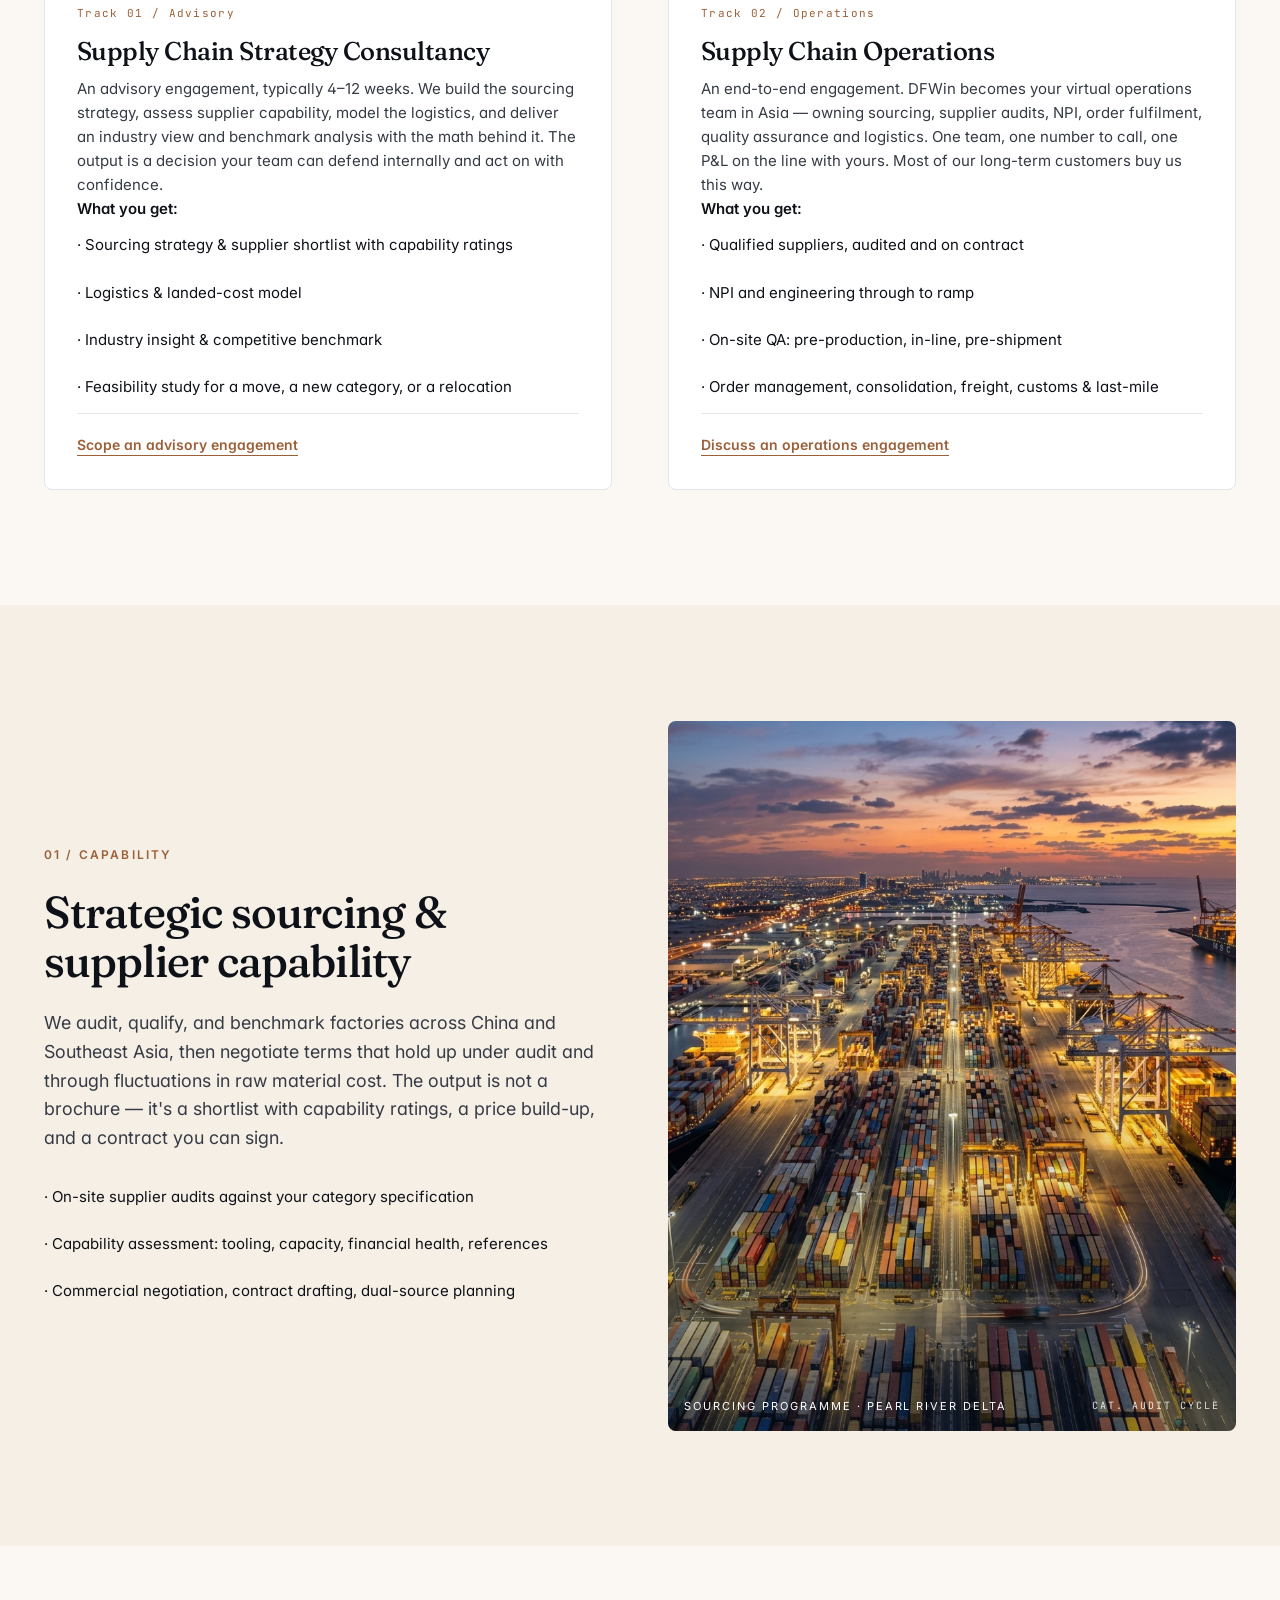
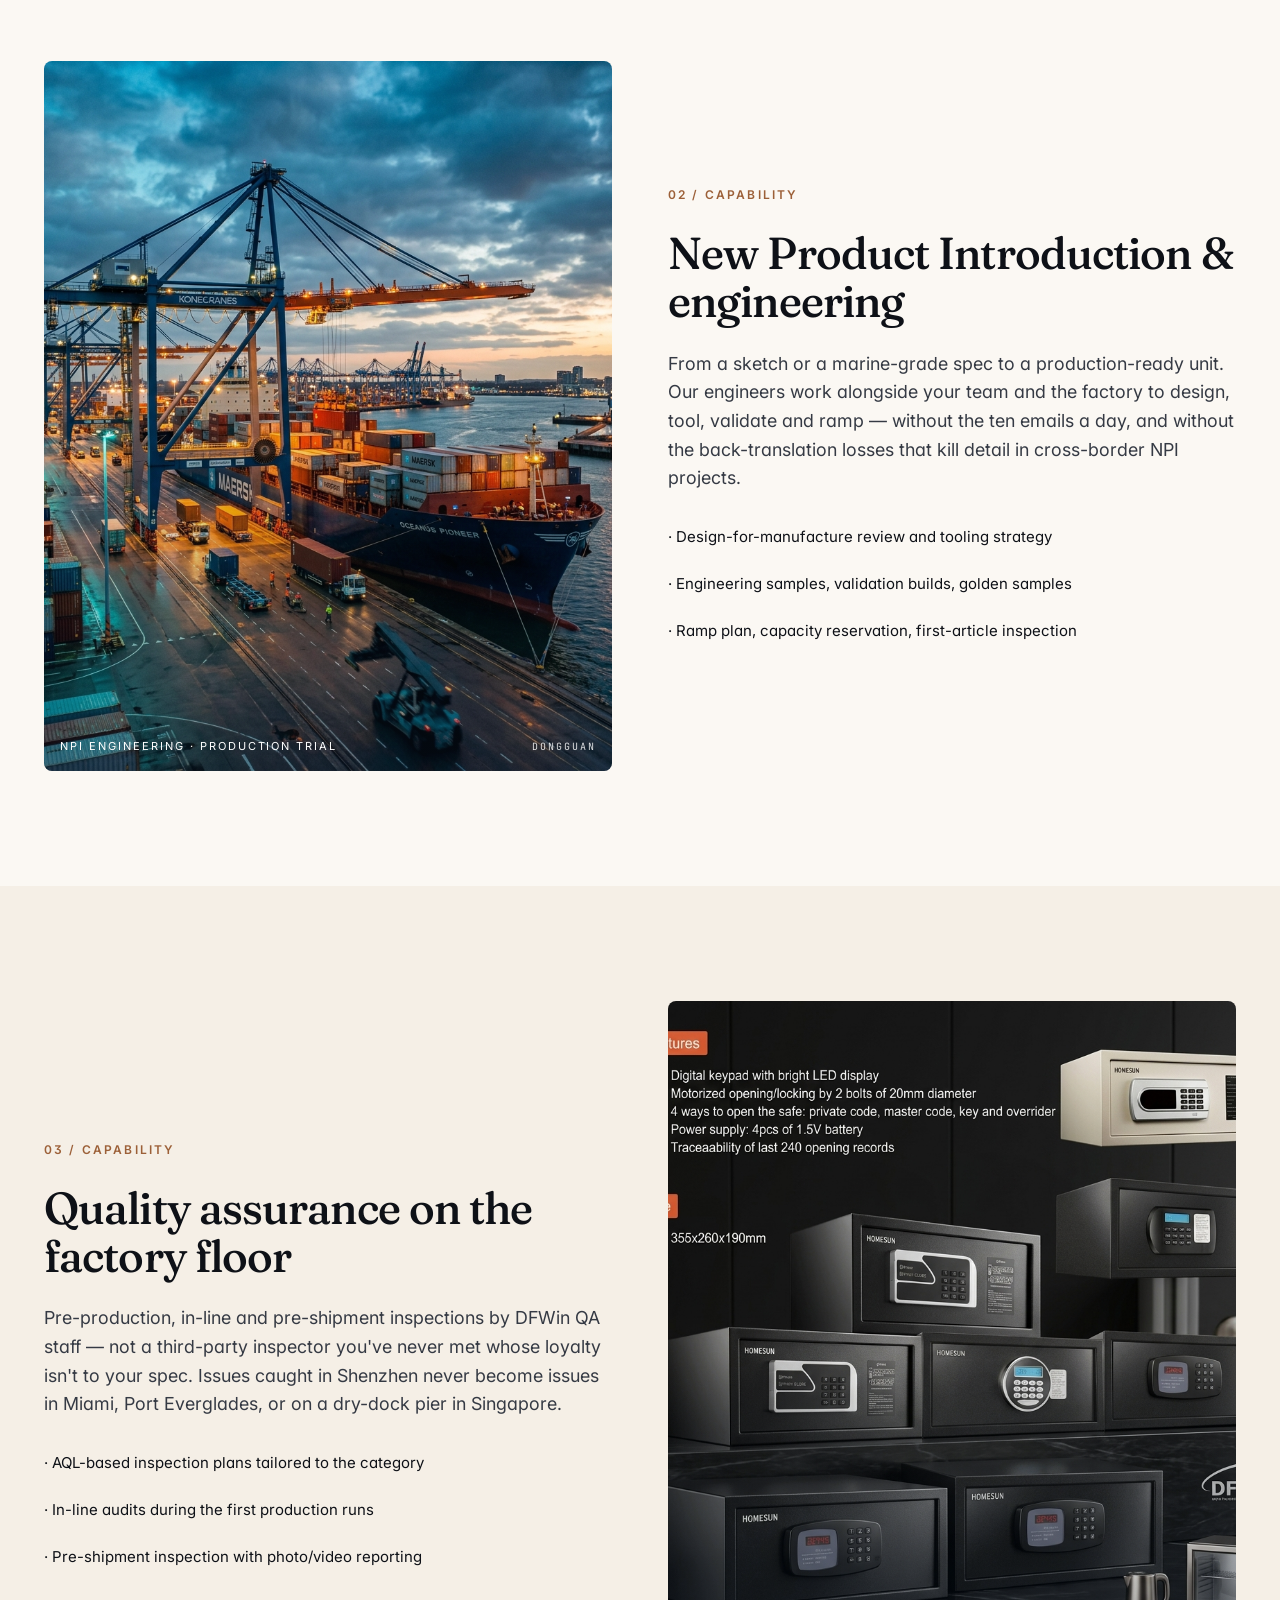
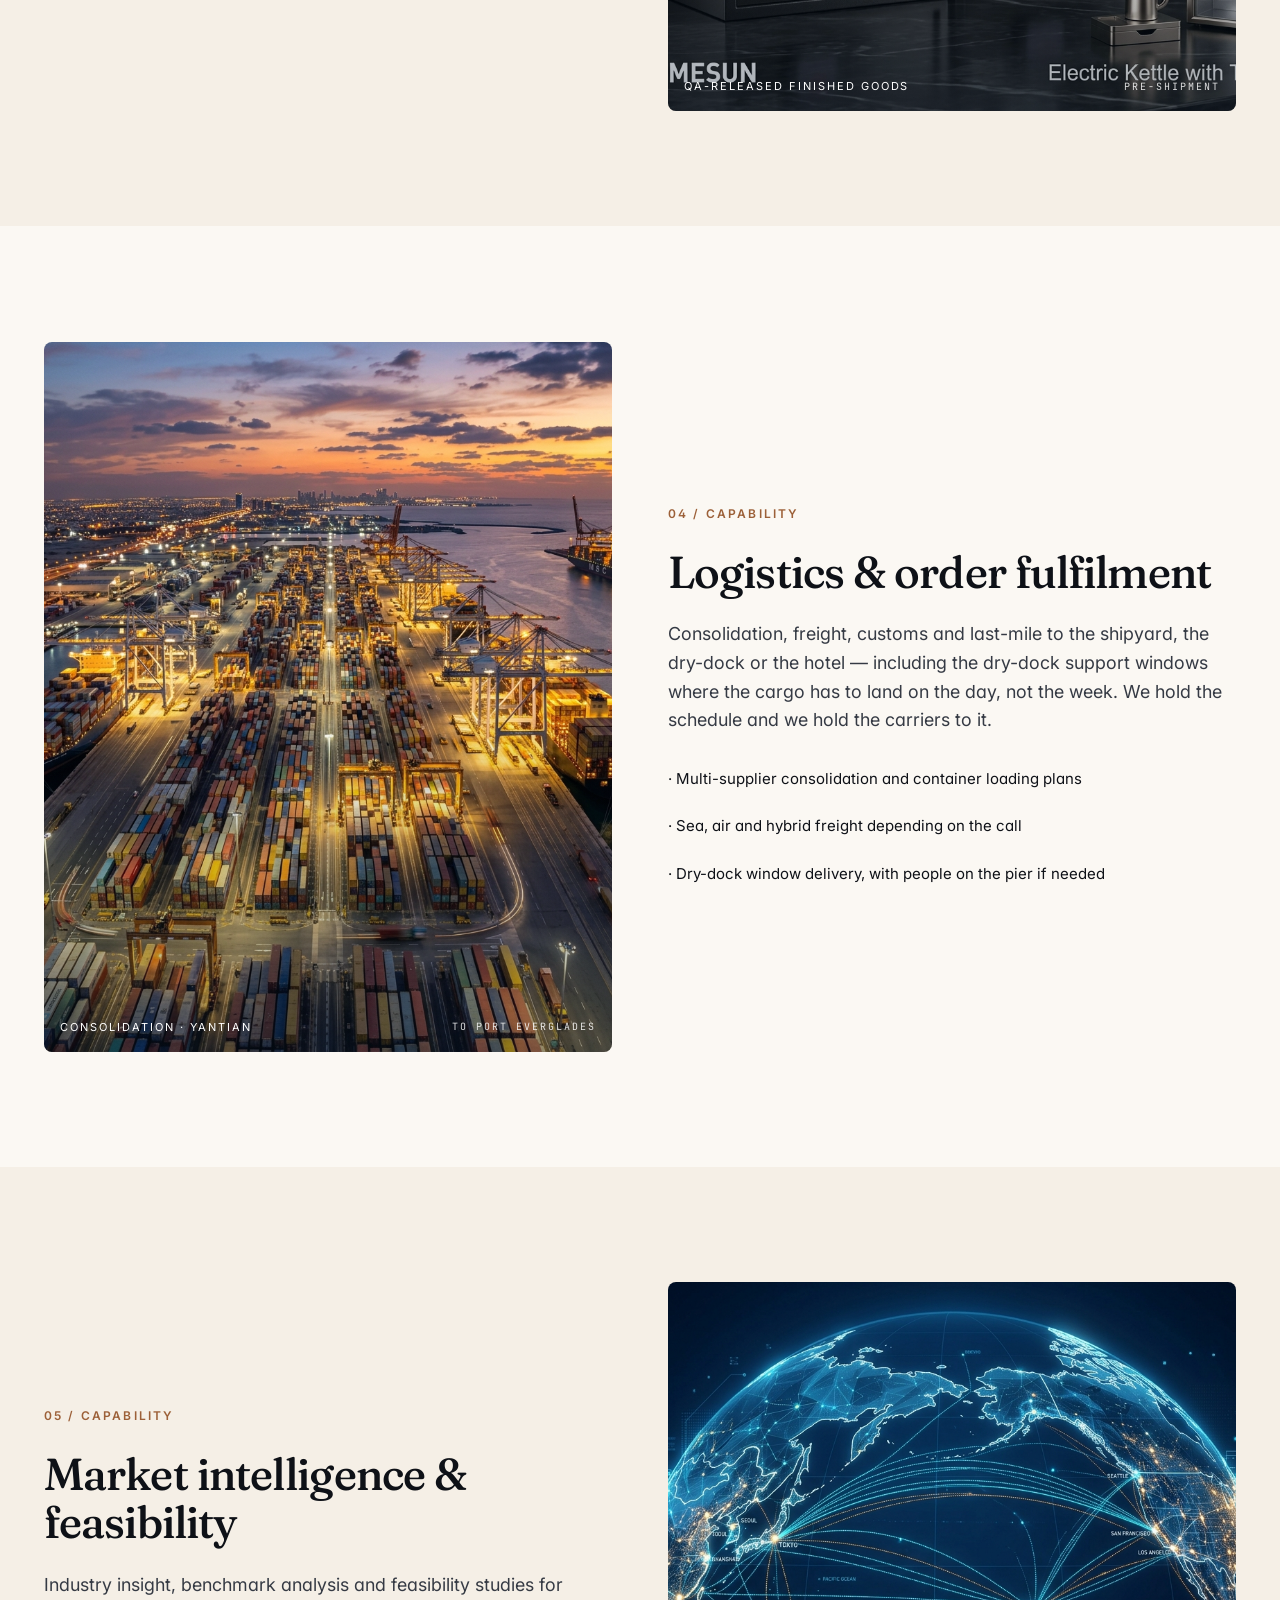
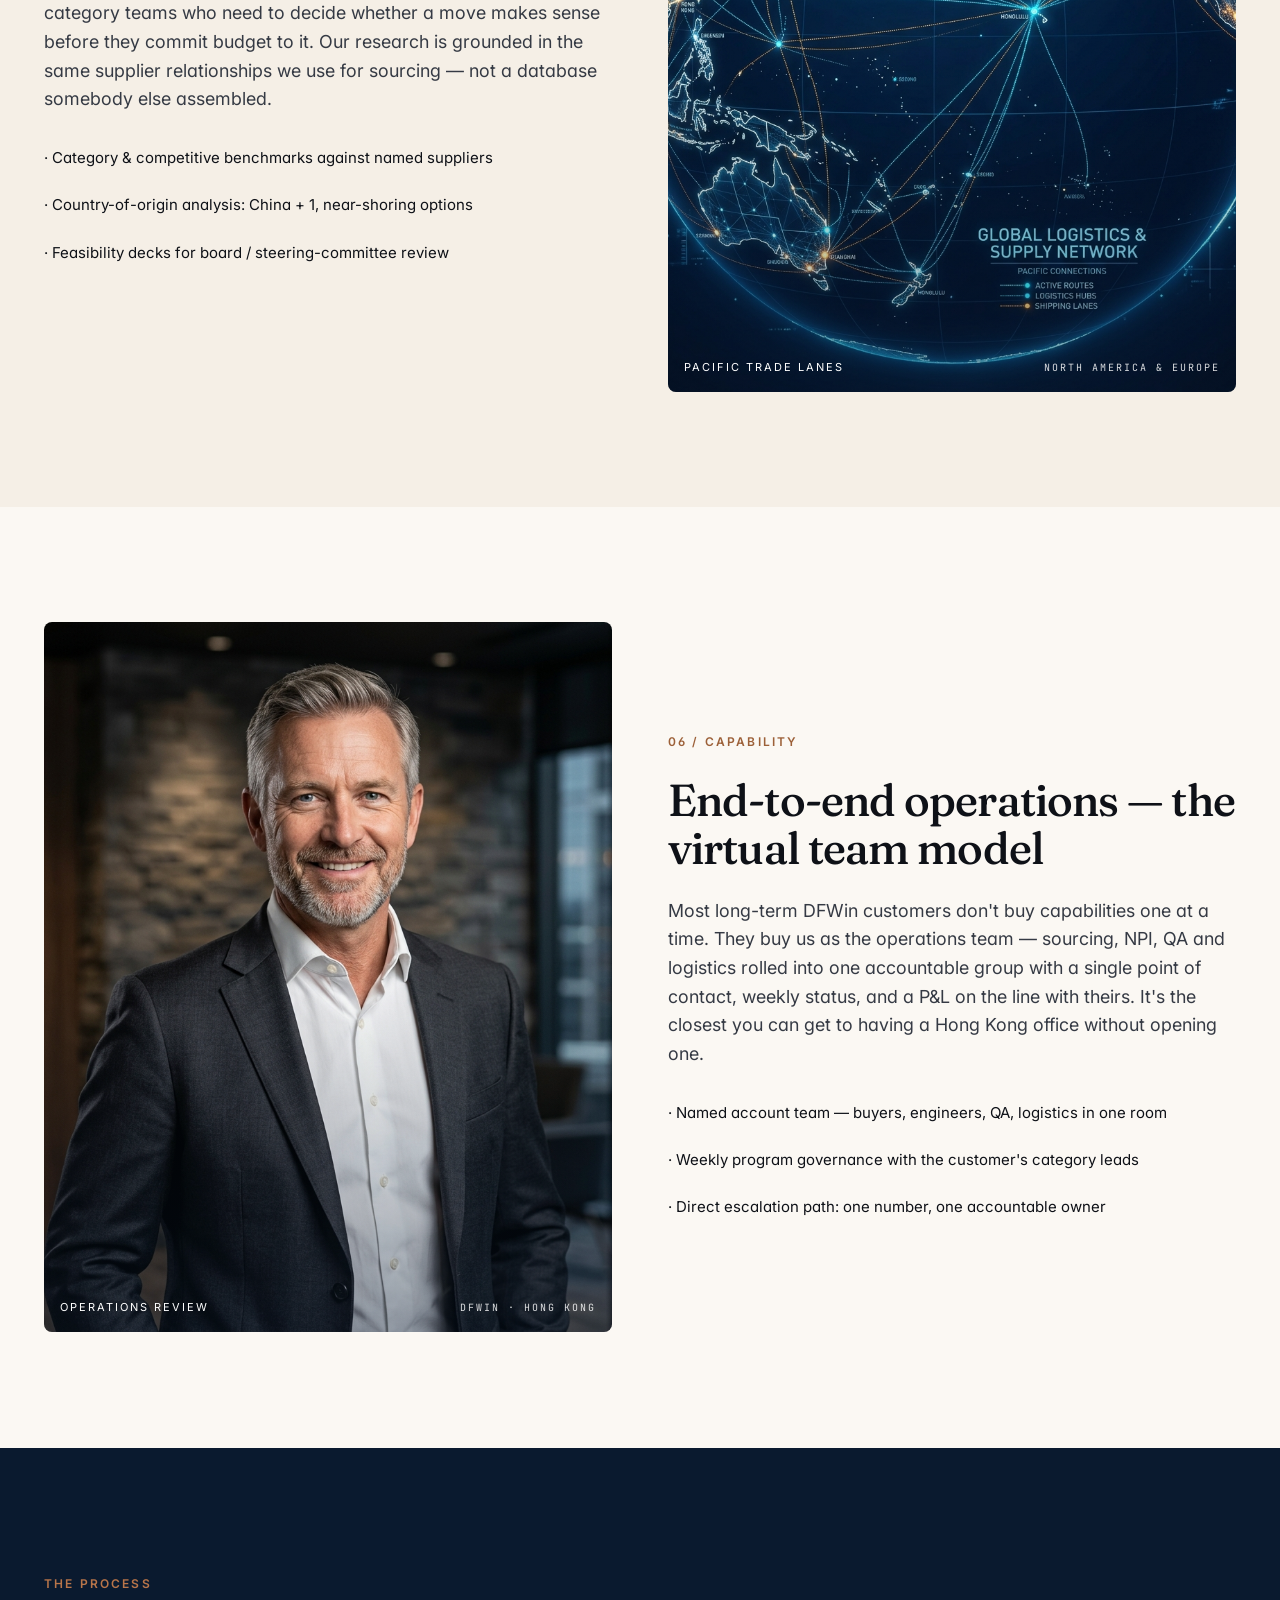
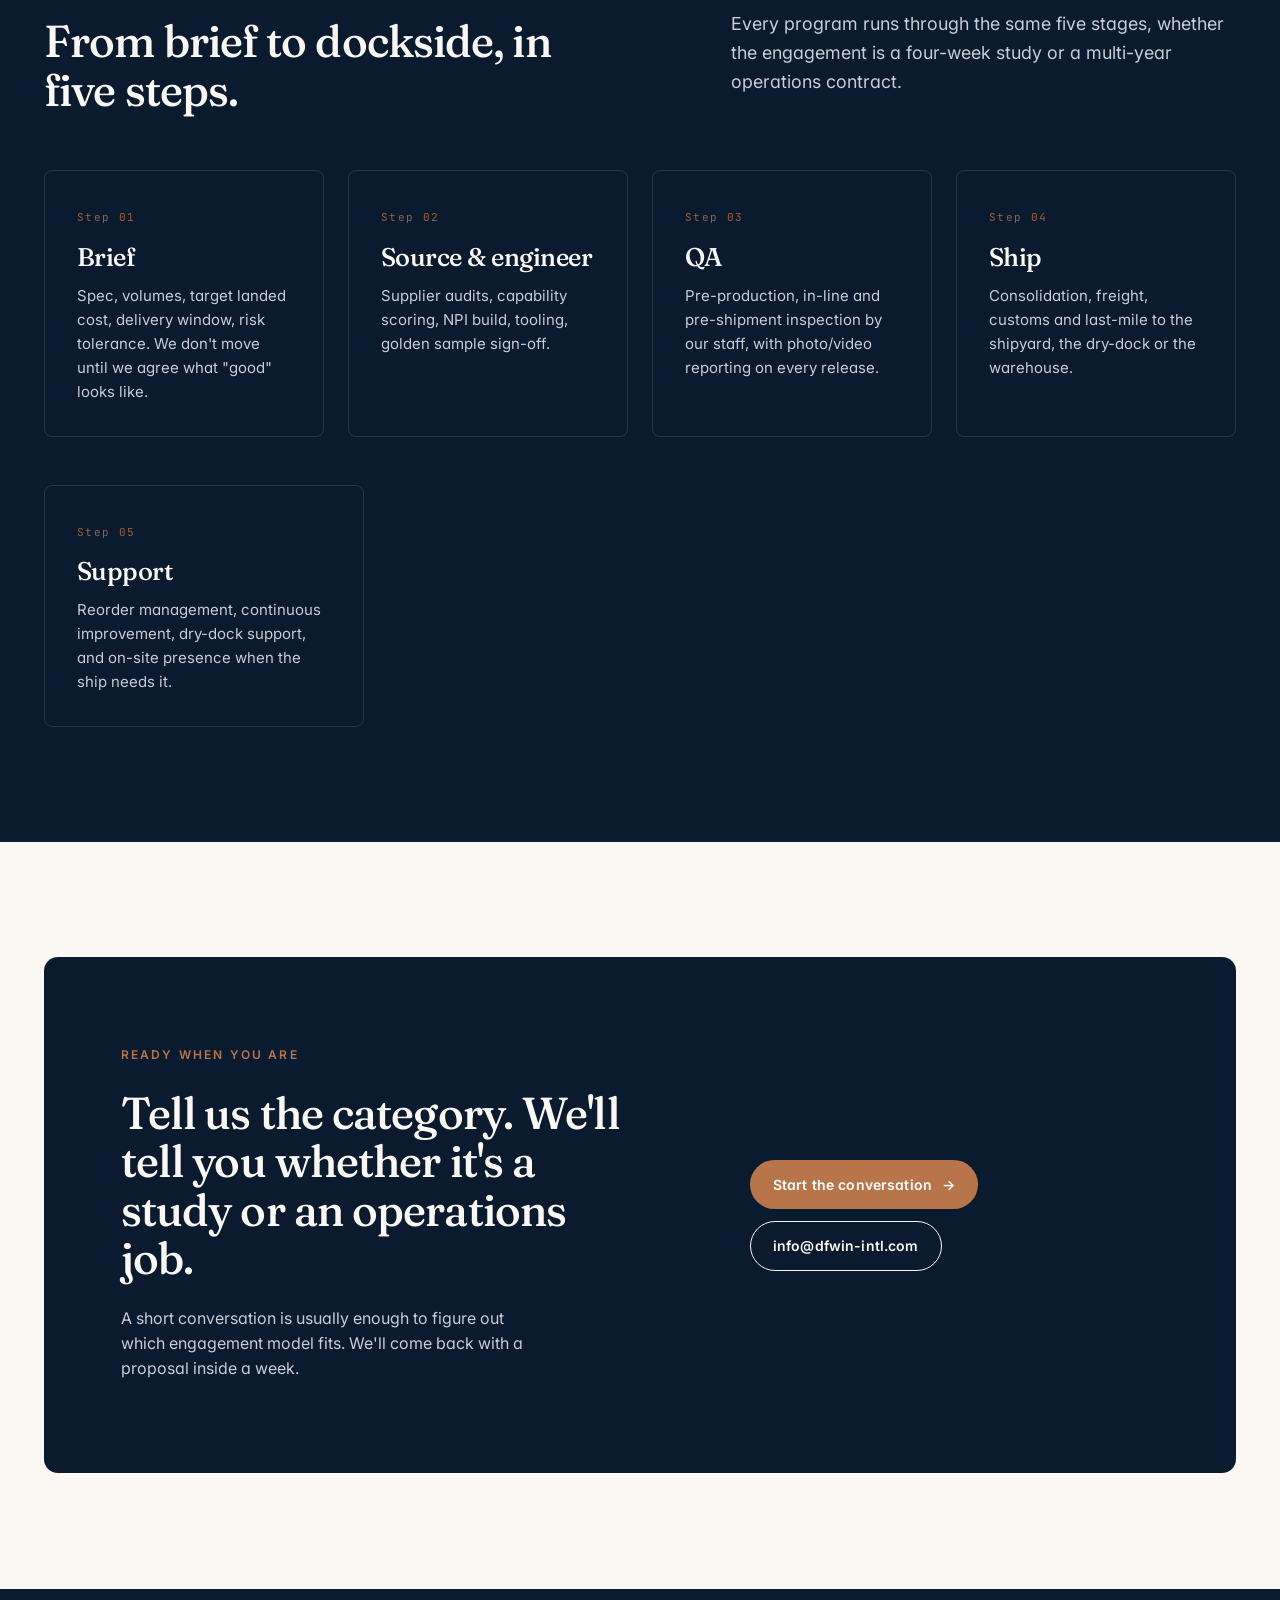
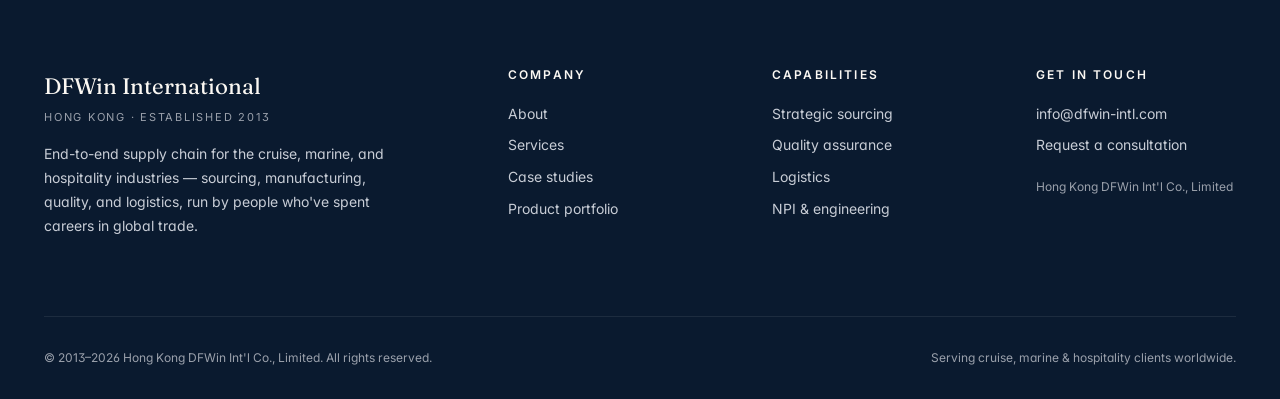
<file: services.html>
<!DOCTYPE html>
<html lang="en">
<head>
  <meta charset="UTF-8">
  <meta name="viewport" content="width=device-width, initial-scale=1.0">
  <meta name="theme-color" content="#0a1a2f">
  <title>Services | DFWin International — Global Supply Chain</title>
  <meta name="description" content="DFWin International runs two service tracks for cruise, marine and hospitality customers: Supply Chain Strategy Consultancy, and end-to-end Supply Chain Operations — sourcing, NPI, QA, logistics and market intelligence, delivered out of Hong Kong.">
  <meta property="og:type" content="website">
  <meta property="og:title" content="Services | DFWin International — Global Supply Chain">
  <meta property="og:description" content="Two ways to work with us: as your strategy consultant or as your end-to-end supply chain operations team. Sourcing, NPI, QA, logistics, intelligence.">
  <meta property="og:image" content="https://kevinmjones.github.io/dfwin-site/images/container_port.png">
  <meta property="og:url" content="https://kevinmjones.github.io/dfwin-site/services.html">
  <meta property="og:site_name" content="DFWin International">
  <meta property="og:locale" content="en_US">
  <link rel="preconnect" href="https://fonts.googleapis.com">
  <link rel="preconnect" href="https://fonts.gstatic.com" crossorigin>
  <link href="https://fonts.googleapis.com/css2?family=Fraunces:opsz,wght,SOFT@9..144,300..600,0..100&family=Inter:wght@400;500;600;700&family=JetBrains+Mono:wght@500&display=swap" rel="stylesheet">
  <link rel="stylesheet" href="assets/css/main.css">
  <link rel="icon" href="favicon.svg" type="image/svg+xml">
  <link rel="icon" href="favicon.svg" sizes="any">
  <link rel="canonical" href="https://kevinmjones.github.io/dfwin-site/services.html">
</head>
<body>
<a class="skip-link" href="#main-content">Skip to main content</a>

<header class="nav" role="banner">
  <div class="nav-inner">
    <a class="brand" href="index.html" aria-label="DFWin International — home">
      <span class="brand-mark">DF</span>
      <span>DFWin<small>International</small></span>
    </a>
    <nav class="nav-links" aria-label="Primary">
      <a href="index.html">Home</a>
      <a href="about.html">About</a>
      <a href="services.html" aria-current="page">Services</a>
      <a href="products.html">Products</a>
      <a href="case-studies.html">Case Studies</a>
      <a href="contact.html" class="btn btn-primary" style="padding: 9px 18px;">Talk to us</a>
    </nav>
    <button class="nav-mobile-toggle" data-nav-toggle aria-expanded="false" aria-controls="nav-mobile" aria-label="Open menu">
      <svg width="20" height="20" viewBox="0 0 24 24" fill="none" stroke="currentColor" stroke-width="1.6"><path d="M3 7h18M3 12h18M3 17h18" stroke-linecap="round"/></svg>
    </button>
  </div>
  <div class="nav-mobile" id="nav-mobile" data-nav-mobile>
    <a href="index.html">Home</a>
    <a href="about.html">About</a>
    <a href="services.html" aria-current="page">Services</a>
    <a href="products.html">Products</a>
    <a href="case-studies.html">Case Studies</a>
    <a href="contact.html">Talk to us</a>
  </div>
</header>

<main id="main-content">

  <!-- ============== HERO ============== -->
  <section class="hero" aria-labelledby="services-hero-h">
    <div class="container">
      <div class="hero-grid">
        <div class="reveal">
          <p class="eyebrow mb-3">Services</p>
          <h1 id="services-hero-h" class="font-display">
            Two ways to work with us.<br>
            <em>One team behind both.</em>
          </h1>
          <p class="lede mt-4" style="max-width: 54ch;">
            Some customers hire DFWin as a consultancy — to assess a category, benchmark a supply base, or rebuild a sourcing strategy on paper before they touch operations. Others hire us as the operations team itself: virtual buyers, engineers and QA leads who run the program in China end to end. The capabilities are the same. The engagement model is the choice.
          </p>
          <div class="mt-4" style="display:flex; flex-wrap:wrap; gap:12px; margin-top:36px;">
            <a class="btn btn-primary btn-arrow" href="contact.html">Scope a project</a>
            <a class="btn btn-ghost" href="case-studies.html">See examples</a>
          </div>
          <div class="hero-meta">
            <div class="hero-meta-item"><strong>2</strong><span>Engagement tracks — Consultancy or full Operations</span></div>
            <div class="hero-meta-item"><strong>6</strong><span>Capability areas, available individually or as a package</span></div>
            <div class="hero-meta-item"><strong>1</strong><span>Accountable team, on the ground in China</span></div>
          </div>
        </div>
        <div class="hero-media reveal" aria-hidden="true">
          <img src="images/container_port.png" alt="" loading="eager" decoding="async">
          <div class="hero-tag">
            <span>Yantian International Container Terminal</span>
            <span>22°34'N 114°17'E</span>
          </div>
        </div>
      </div>
    </div>
  </section>

  <!-- ============== TWO-TRACK ============== -->
  <section aria-labelledby="tracks-h">
    <div class="container">
      <div class="sec-head reveal">
        <div>
          <p class="eyebrow mb-3">How to engage</p>
          <h2 id="tracks-h">Consultancy on the strategy. Or the operations team itself.</h2>
        </div>
        <p class="lede">The split is deliberate. Some category problems are answered with a study and a recommendation. Others can only be answered by someone running the program week in, week out. DFWin does both.</p>
      </div>

      <div class="grid grid-2">
        <article class="card reveal" style="display: flex; flex-direction: column;">
          <span class="card-num">Track 01 / Advisory</span>
          <h3>Supply Chain Strategy Consultancy</h3>
          <p>An advisory engagement, typically 4–12 weeks. We build the sourcing strategy, assess supplier capability, model the logistics, and deliver an industry view and benchmark analysis with the math behind it. The output is a decision your team can defend internally and act on with confidence.</p>
          <p class="mt-3" style="font-weight: 600; color: var(--text);">What you get:</p>
          <ul class="flow" style="list-style: none; padding: 0; font-size: 15px; margin-top: 12px;">
            <li>· Sourcing strategy &amp; supplier shortlist with capability ratings</li>
            <li>· Logistics &amp; landed-cost model</li>
            <li>· Industry insight &amp; competitive benchmark</li>
            <li>· Feasibility study for a move, a new category, or a relocation</li>
          </ul>
          <div class="card-foot" style="margin-top: auto;"><a class="btn-link" href="contact.html">Scope an advisory engagement</a></div>
        </article>

        <article class="card reveal" style="display: flex; flex-direction: column; transition-delay: 80ms;">
          <span class="card-num">Track 02 / Operations</span>
          <h3>Supply Chain Operations</h3>
          <p>An end-to-end engagement. DFWin becomes your virtual operations team in Asia — owning sourcing, supplier audits, NPI, order fulfilment, quality assurance and logistics. One team, one number to call, one P&amp;L on the line with yours. Most of our long-term customers buy us this way.</p>
          <p class="mt-3" style="font-weight: 600; color: var(--text);">What you get:</p>
          <ul class="flow" style="list-style: none; padding: 0; font-size: 15px; margin-top: 12px;">
            <li>· Qualified suppliers, audited and on contract</li>
            <li>· NPI and engineering through to ramp</li>
            <li>· On-site QA: pre-production, in-line, pre-shipment</li>
            <li>· Order management, consolidation, freight, customs &amp; last-mile</li>
          </ul>
          <div class="card-foot" style="margin-top: auto;"><a class="btn-link" href="contact.html">Discuss an operations engagement</a></div>
        </article>
      </div>
    </div>
  </section>

  <!-- ============== CAPABILITY ANCHORS ============== -->

  <!-- 01 / sourcing -->
  <section class="surface-cream" id="sourcing" aria-labelledby="sourcing-h">
    <div class="container">
      <div class="grid grid-2 reveal" style="align-items: center;">
        <div>
          <p class="eyebrow mb-3">01 / Capability</p>
          <h2 id="sourcing-h" class="mb-3">Strategic sourcing &amp; supplier capability</h2>
          <p class="lede">We audit, qualify, and benchmark factories across China and Southeast Asia, then negotiate terms that hold up under audit and through fluctuations in raw material cost. The output is not a brochure — it's a shortlist with capability ratings, a price build-up, and a contract you can sign.</p>
          <ul class="flow mt-4" style="list-style: none; padding: 0; font-size: 15px;">
            <li>· On-site supplier audits against your category specification</li>
            <li>· Capability assessment: tooling, capacity, financial health, references</li>
            <li>· Commercial negotiation, contract drafting, dual-source planning</li>
          </ul>
        </div>
        <figure class="hero-media" style="margin: 0;" aria-hidden="true">
          <img src="images/container_port.png" alt="">
          <div class="hero-tag">
            <span>Sourcing programme · Pearl River Delta</span>
            <span>Cat. audit cycle</span>
          </div>
        </figure>
      </div>
    </div>
  </section>

  <!-- 02 / npi -->
  <section id="npi" aria-labelledby="npi-h">
    <div class="container">
      <div class="grid grid-2 reveal" style="align-items: center;">
        <figure class="hero-media" style="margin: 0; order: 1;" aria-hidden="true">
          <img src="images/marine_engineering.png" alt="">
          <div class="hero-tag">
            <span>NPI engineering · production trial</span>
            <span>Dongguan</span>
          </div>
        </figure>
        <div style="order: 2;">
          <p class="eyebrow mb-3">02 / Capability</p>
          <h2 id="npi-h" class="mb-3">New Product Introduction &amp; engineering</h2>
          <p class="lede">From a sketch or a marine-grade spec to a production-ready unit. Our engineers work alongside your team and the factory to design, tool, validate and ramp — without the ten emails a day, and without the back-translation losses that kill detail in cross-border NPI projects.</p>
          <ul class="flow mt-4" style="list-style: none; padding: 0; font-size: 15px;">
            <li>· Design-for-manufacture review and tooling strategy</li>
            <li>· Engineering samples, validation builds, golden samples</li>
            <li>· Ramp plan, capacity reservation, first-article inspection</li>
          </ul>
        </div>
      </div>
    </div>
  </section>

  <!-- 03 / quality -->
  <section class="surface-cream" id="quality" aria-labelledby="quality-h">
    <div class="container">
      <div class="grid grid-2 reveal" style="align-items: center;">
        <div>
          <p class="eyebrow mb-3">03 / Capability</p>
          <h2 id="quality-h" class="mb-3">Quality assurance on the factory floor</h2>
          <p class="lede">Pre-production, in-line and pre-shipment inspections by DFWin QA staff — not a third-party inspector you've never met whose loyalty isn't to your spec. Issues caught in Shenzhen never become issues in Miami, Port Everglades, or on a dry-dock pier in Singapore.</p>
          <ul class="flow mt-4" style="list-style: none; padding: 0; font-size: 15px;">
            <li>· AQL-based inspection plans tailored to the category</li>
            <li>· In-line audits during the first production runs</li>
            <li>· Pre-shipment inspection with photo/video reporting</li>
          </ul>
        </div>
        <figure class="hero-media" style="margin: 0;" aria-hidden="true">
          <img src="images/enhanced_safe_1777583857447.png" alt="">
          <div class="hero-tag">
            <span>QA-released finished goods</span>
            <span>Pre-shipment</span>
          </div>
        </figure>
      </div>
    </div>
  </section>

  <!-- 04 / logistics -->
  <section id="logistics" aria-labelledby="logistics-h">
    <div class="container">
      <div class="grid grid-2 reveal" style="align-items: center;">
        <figure class="hero-media" style="margin: 0; order: 1;" aria-hidden="true">
          <img src="images/container_port.png" alt="">
          <div class="hero-tag">
            <span>Consolidation · Yantian</span>
            <span>To Port Everglades</span>
          </div>
        </figure>
        <div style="order: 2;">
          <p class="eyebrow mb-3">04 / Capability</p>
          <h2 id="logistics-h" class="mb-3">Logistics &amp; order fulfilment</h2>
          <p class="lede">Consolidation, freight, customs and last-mile to the shipyard, the dry-dock or the hotel — including the dry-dock support windows where the cargo has to land on the day, not the week. We hold the schedule and we hold the carriers to it.</p>
          <ul class="flow mt-4" style="list-style: none; padding: 0; font-size: 15px;">
            <li>· Multi-supplier consolidation and container loading plans</li>
            <li>· Sea, air and hybrid freight depending on the call</li>
            <li>· Dry-dock window delivery, with people on the pier if needed</li>
          </ul>
        </div>
      </div>
    </div>
  </section>

  <!-- 05 / intelligence -->
  <section class="surface-cream" id="intelligence" aria-labelledby="intelligence-h">
    <div class="container">
      <div class="grid grid-2 reveal" style="align-items: center;">
        <div>
          <p class="eyebrow mb-3">05 / Capability</p>
          <h2 id="intelligence-h" class="mb-3">Market intelligence &amp; feasibility</h2>
          <p class="lede">Industry insight, benchmark analysis and feasibility studies for category teams who need to decide whether a move makes sense before they commit budget to it. Our research is grounded in the same supplier relationships we use for sourcing — not a database somebody else assembled.</p>
          <ul class="flow mt-4" style="list-style: none; padding: 0; font-size: 15px;">
            <li>· Category &amp; competitive benchmarks against named suppliers</li>
            <li>· Country-of-origin analysis: China + 1, near-shoring options</li>
            <li>· Feasibility decks for board / steering-committee review</li>
          </ul>
        </div>
        <figure class="hero-media" style="margin: 0;" aria-hidden="true">
          <img src="images/global_map_pacific.png" alt="">
          <div class="hero-tag">
            <span>Pacific trade lanes</span>
            <span>North America &amp; Europe</span>
          </div>
        </figure>
      </div>
    </div>
  </section>

  <!-- 06 / operations -->
  <section id="operations" aria-labelledby="operations-h">
    <div class="container">
      <div class="grid grid-2 reveal" style="align-items: center;">
        <figure class="hero-media" style="margin: 0; order: 1;" aria-hidden="true">
          <img src="images/logistics_director.png" alt="">
          <div class="hero-tag">
            <span>Operations review</span>
            <span>DFWin · Hong Kong</span>
          </div>
        </figure>
        <div style="order: 2;">
          <p class="eyebrow mb-3">06 / Capability</p>
          <h2 id="operations-h" class="mb-3">End-to-end operations — the virtual team model</h2>
          <p class="lede">Most long-term DFWin customers don't buy capabilities one at a time. They buy us as the operations team — sourcing, NPI, QA and logistics rolled into one accountable group with a single point of contact, weekly status, and a P&amp;L on the line with theirs. It's the closest you can get to having a Hong Kong office without opening one.</p>
          <ul class="flow mt-4" style="list-style: none; padding: 0; font-size: 15px;">
            <li>· Named account team — buyers, engineers, QA, logistics in one room</li>
            <li>· Weekly program governance with the customer's category leads</li>
            <li>· Direct escalation path: one number, one accountable owner</li>
          </ul>
        </div>
      </div>
    </div>
  </section>

  <!-- ============== PROCESS STRIP ============== -->
  <section class="surface-dark" aria-labelledby="process-h">
    <div class="container">
      <div class="sec-head reveal">
        <div>
          <p class="eyebrow on-dark mb-3">The process</p>
          <h2 id="process-h">From brief to dockside, in five steps.</h2>
        </div>
        <p class="lede" style="color: var(--ink-300);">Every program runs through the same five stages, whether the engagement is a four-week study or a multi-year operations contract.</p>
      </div>
      <div class="grid grid-4 reveal" style="gap: 24px;">
        <article class="card" style="background: transparent; border-color: rgba(255,255,255,0.12); color: var(--cream-50);">
          <span class="card-num">Step 01</span>
          <h3 style="color: var(--cream-50);">Brief</h3>
          <p style="color: var(--ink-300);">Spec, volumes, target landed cost, delivery window, risk tolerance. We don't move until we agree what "good" looks like.</p>
        </article>
        <article class="card" style="background: transparent; border-color: rgba(255,255,255,0.12); color: var(--cream-50); transition-delay: 80ms;">
          <span class="card-num">Step 02</span>
          <h3 style="color: var(--cream-50);">Source &amp; engineer</h3>
          <p style="color: var(--ink-300);">Supplier audits, capability scoring, NPI build, tooling, golden sample sign-off.</p>
        </article>
        <article class="card" style="background: transparent; border-color: rgba(255,255,255,0.12); color: var(--cream-50); transition-delay: 160ms;">
          <span class="card-num">Step 03</span>
          <h3 style="color: var(--cream-50);">QA</h3>
          <p style="color: var(--ink-300);">Pre-production, in-line and pre-shipment inspection by our staff, with photo/video reporting on every release.</p>
        </article>
        <article class="card" style="background: transparent; border-color: rgba(255,255,255,0.12); color: var(--cream-50); transition-delay: 240ms;">
          <span class="card-num">Step 04</span>
          <h3 style="color: var(--cream-50);">Ship</h3>
          <p style="color: var(--ink-300);">Consolidation, freight, customs and last-mile to the shipyard, the dry-dock or the warehouse.</p>
        </article>
      </div>
      <div class="grid reveal mt-6" style="grid-template-columns: 1fr; gap: 24px; max-width: 320px;">
        <article class="card" style="background: transparent; border-color: rgba(255,255,255,0.12); color: var(--cream-50); transition-delay: 320ms;">
          <span class="card-num">Step 05</span>
          <h3 style="color: var(--cream-50);">Support</h3>
          <p style="color: var(--ink-300);">Reorder management, continuous improvement, dry-dock support, and on-site presence when the ship needs it.</p>
        </article>
      </div>
    </div>
  </section>

  <!-- ============== CTA ============== -->
  <section aria-labelledby="services-cta-h">
    <div class="container">
      <div class="cta-band reveal">
        <div>
          <p class="eyebrow on-dark mb-3">Ready when you are</p>
          <h2 id="services-cta-h">Tell us the category. We'll tell you whether it's a study or an operations job.</h2>
          <p class="mt-3">A short conversation is usually enough to figure out which engagement model fits. We'll come back with a proposal inside a week.</p>
        </div>
        <div class="cta-actions">
          <a class="btn btn-accent btn-arrow" href="contact.html">Start the conversation</a>
          <a class="btn btn-on-dark btn-ghost" href="mailto:info@dfwin-intl.com">info@dfwin-intl.com</a>
        </div>
      </div>
    </div>
  </section>

</main>

<footer class="footer" role="contentinfo">
  <div class="container">
    <div class="footer-grid">
      <div>
        <div class="footer-brand">DFWin International
          <small>Hong Kong · Established 2013</small>
        </div>
        <p style="max-width: 38ch; font-size: 14px; line-height: 1.7; color: var(--ink-300);">End-to-end supply chain for the cruise, marine, and hospitality industries — sourcing, manufacturing, quality, and logistics, run by people who've spent careers in global trade.</p>
      </div>
      <div>
        <h4>Company</h4>
        <a href="about.html">About</a>
        <a href="services.html">Services</a>
        <a href="case-studies.html">Case studies</a>
        <a href="products.html">Product portfolio</a>
      </div>
      <div>
        <h4>Capabilities</h4>
        <a href="services.html#sourcing">Strategic sourcing</a>
        <a href="services.html#quality">Quality assurance</a>
        <a href="services.html#logistics">Logistics</a>
        <a href="services.html#npi">NPI &amp; engineering</a>
      </div>
      <div>
        <h4>Get in touch</h4>
        <a href="mailto:info@dfwin-intl.com">info@dfwin-intl.com</a>
        <a href="contact.html">Request a consultation</a>
        <p style="font-size: 12px; color: var(--ink-400); margin-top: 16px; line-height: 1.6;">Hong Kong DFWin Int'l Co., Limited</p>
      </div>
    </div>
    <div class="footer-meta">
      <span>© 2013–2026 Hong Kong DFWin Int'l Co., Limited. All rights reserved.</span>
      <span>Serving cruise, marine &amp; hospitality clients worldwide.</span>
    </div>
  </div>
</footer>

<script src="assets/js/main.js"></script>
</body>
</html>
</file>
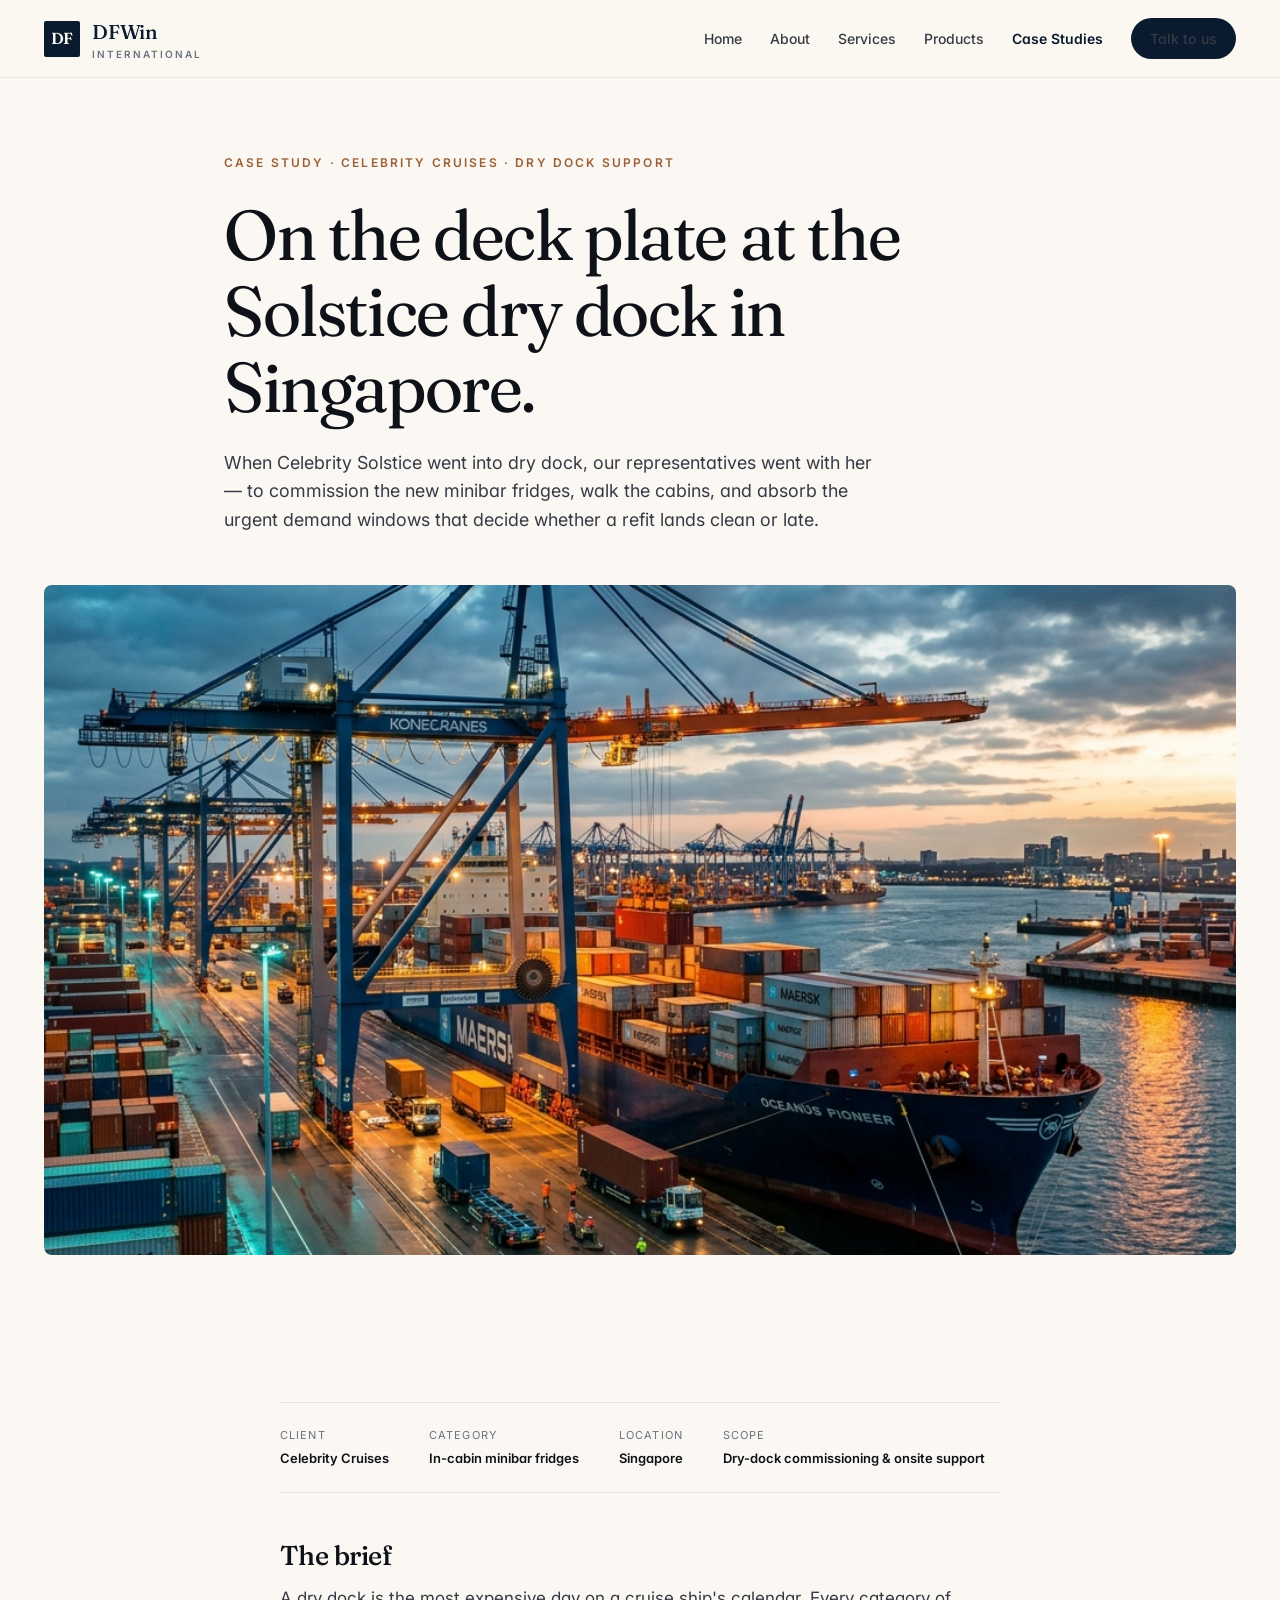
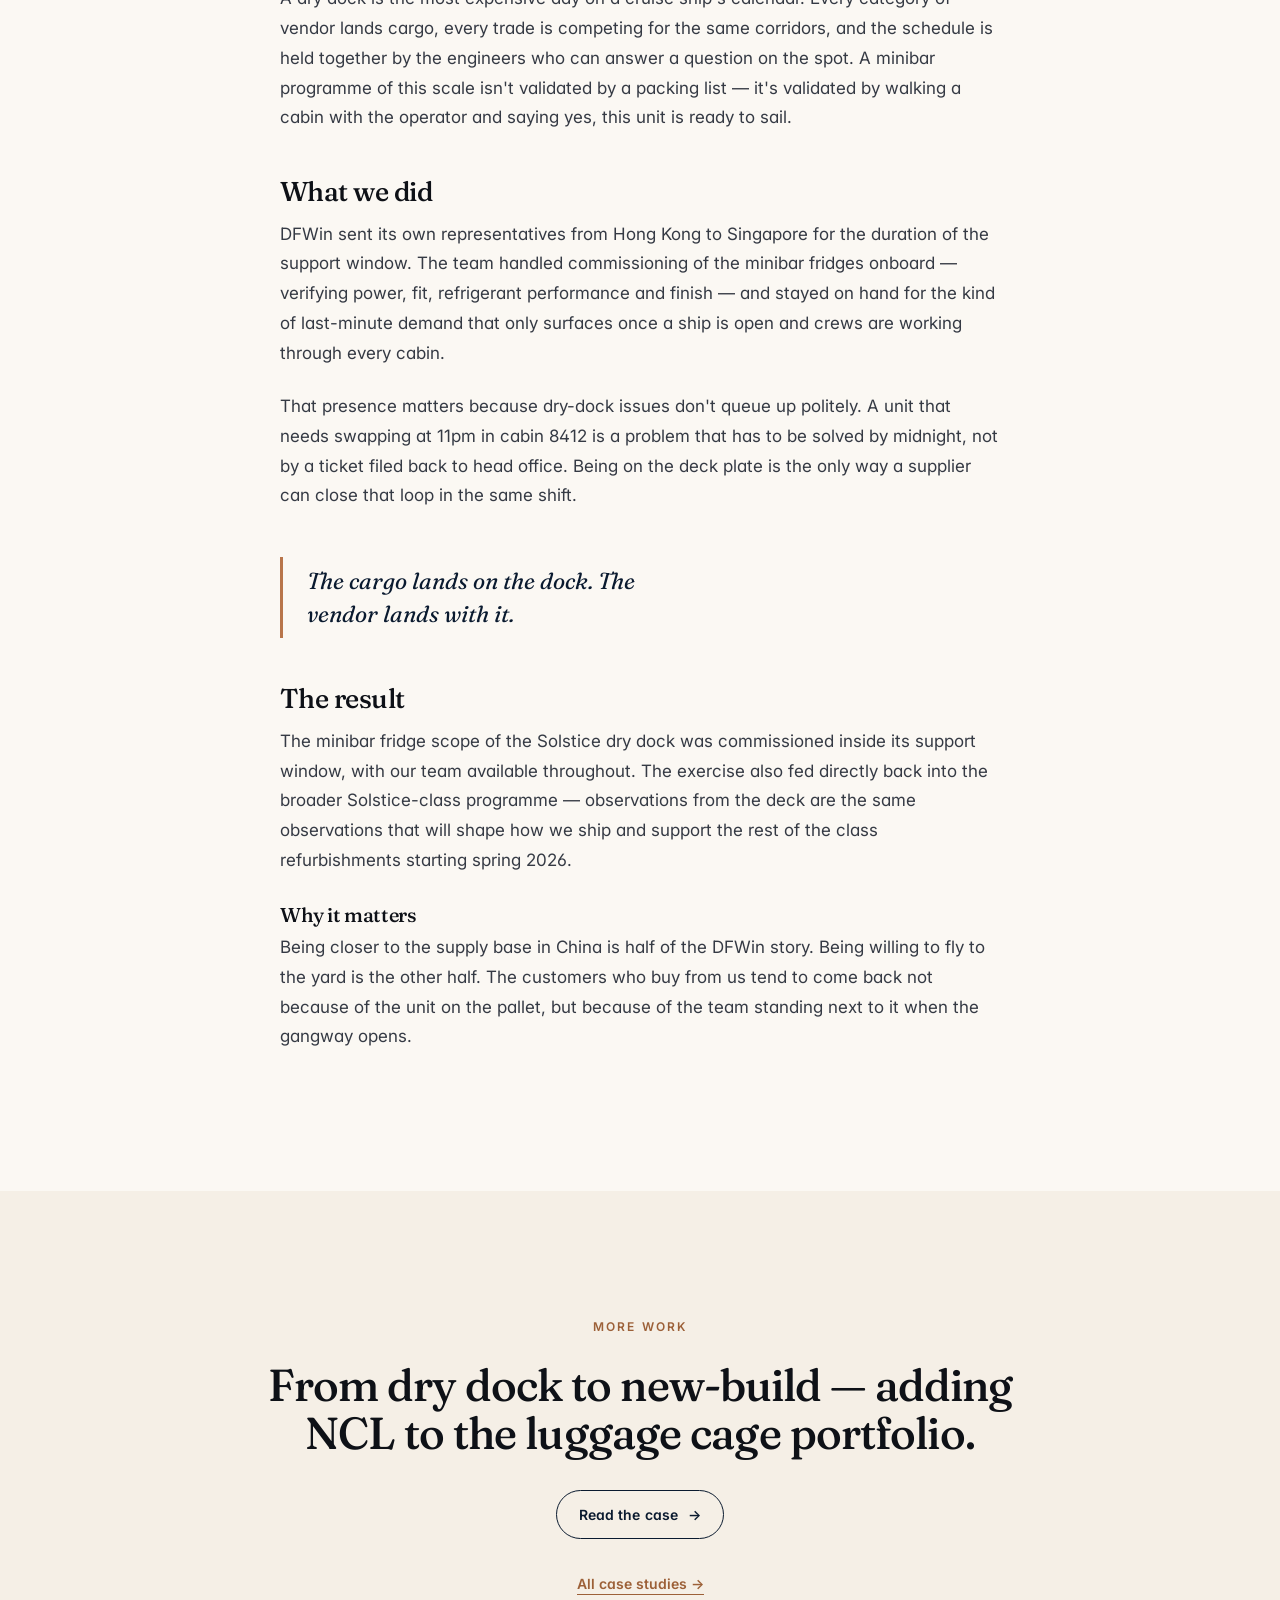
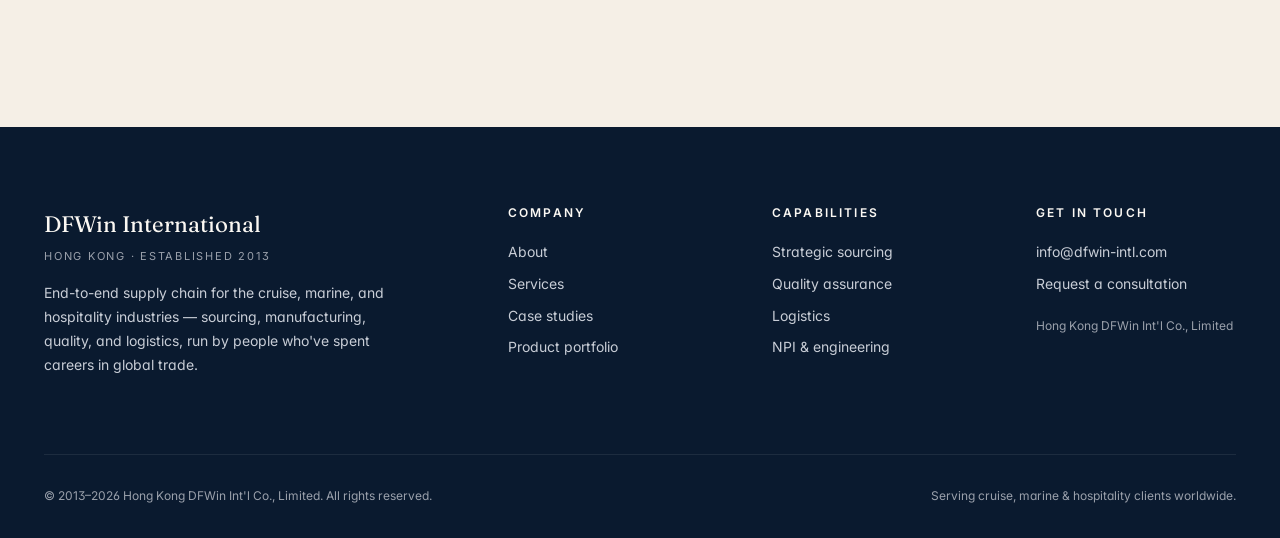
<file: case-studies/celebrity-solstice-drydock.html>
<!DOCTYPE html>
<html lang="en">
<head>
  <meta charset="UTF-8">
  <meta name="viewport" content="width=device-width, initial-scale=1.0">
  <meta name="theme-color" content="#0a1a2f">
  <title>Onboard at the Celebrity Solstice dry dock, Singapore — Case study | DFWin International</title>
  <meta name="description" content="DFWin engineers flew to Singapore to commission new minibar fridges onboard Celebrity Solstice and absorb urgent demand during a tight dry-dock window.">
  <meta property="og:type" content="article">
  <meta property="og:title" content="Onboard at the Celebrity Solstice dry dock, Singapore — DFWin International">
  <meta property="og:description" content="DFWin engineers flew to Singapore to commission new minibar fridges onboard Celebrity Solstice and absorb urgent demand during a tight dry-dock window.">
  <meta property="og:image" content="https://kevinmjones.github.io/dfwin-site/images/marine_engineering.png">
  <meta property="og:url" content="https://kevinmjones.github.io/dfwin-site/case-studies/celebrity-solstice-drydock.html">
  <meta property="og:site_name" content="DFWin International">
  <meta property="og:locale" content="en_US">
  <link rel="preconnect" href="https://fonts.googleapis.com">
  <link rel="preconnect" href="https://fonts.gstatic.com" crossorigin>
  <link href="https://fonts.googleapis.com/css2?family=Fraunces:opsz,wght,SOFT@9..144,300..600,0..100&family=Inter:wght@400;500;600;700&family=JetBrains+Mono:wght@500&display=swap" rel="stylesheet">
  <link rel="stylesheet" href="../assets/css/main.css">
  <link rel="icon" href="../favicon.svg" type="image/svg+xml">
  <link rel="icon" href="../favicon.svg" sizes="any">
  <link rel="canonical" href="https://kevinmjones.github.io/dfwin-site/case-studies/celebrity-solstice-drydock.html">
</head>
<body>
<a class="skip-link" href="#main-content">Skip to main content</a>

<header class="nav" role="banner">
  <div class="nav-inner">
    <a class="brand" href="../index.html" aria-label="DFWin International — home">
      <span class="brand-mark">DF</span>
      <span>DFWin<small>International</small></span>
    </a>
    <nav class="nav-links" aria-label="Primary">
      <a href="../index.html">Home</a>
      <a href="../about.html">About</a>
      <a href="../services.html">Services</a>
      <a href="../products.html">Products</a>
      <a href="../case-studies.html" aria-current="page">Case Studies</a>
      <a href="../contact.html" class="btn btn-primary" style="padding: 9px 18px;">Talk to us</a>
    </nav>
    <button class="nav-mobile-toggle" data-nav-toggle aria-expanded="false" aria-controls="nav-mobile" aria-label="Open menu">
      <svg width="20" height="20" viewBox="0 0 24 24" fill="none" stroke="currentColor" stroke-width="1.6"><path d="M3 7h18M3 12h18M3 17h18" stroke-linecap="round"/></svg>
    </button>
  </div>
  <div class="nav-mobile" id="nav-mobile" data-nav-mobile>
    <a href="../index.html">Home</a>
    <a href="../about.html">About</a>
    <a href="../services.html">Services</a>
    <a href="../products.html">Products</a>
    <a href="../case-studies.html">Case Studies</a>
    <a href="../contact.html">Talk to us</a>
  </div>
</header>

<main id="main-content">

  <!-- Hero -->
  <section style="padding-top: 64px; padding-bottom: 32px;" aria-labelledby="cs-h">
    <div class="container-tight">
      <p class="eyebrow mb-3">Case study · Celebrity Cruises · Dry dock support</p>
      <h1 id="cs-h" class="font-display">On the deck plate at the Solstice dry dock in Singapore.</h1>
      <p class="lede mt-3">When Celebrity Solstice went into dry dock, our representatives went with her — to commission the new minibar fridges, walk the cabins, and absorb the urgent demand windows that decide whether a refit lands clean or late.</p>
    </div>
  </section>

  <!-- Hero image -->
  <section style="padding-top: 0; padding-bottom: 0;">
    <div class="container">
      <div style="aspect-ratio: 16/9; border-radius: var(--r-md); overflow: hidden;">
        <img src="../images/marine_engineering.png" alt="Engineer working dockside during a cruise ship dry dock, representing on-site supplier support" style="width:100%; height:100%; object-fit: cover;">
      </div>
    </div>
  </section>

  <!-- Article -->
  <section>
    <div class="container">
      <article class="article">
        <dl class="article-meta">
          <div><dt>Client</dt><dd>Celebrity Cruises</dd></div>
          <div><dt>Category</dt><dd>In-cabin minibar fridges</dd></div>
          <div><dt>Location</dt><dd>Singapore</dd></div>
          <div><dt>Scope</dt><dd>Dry-dock commissioning &amp; onsite support</dd></div>
        </dl>

        <h2>The brief</h2>
        <p>A dry dock is the most expensive day on a cruise ship's calendar. Every category of vendor lands cargo, every trade is competing for the same corridors, and the schedule is held together by the engineers who can answer a question on the spot. A minibar programme of this scale isn't validated by a packing list — it's validated by walking a cabin with the operator and saying yes, this unit is ready to sail.</p>

        <h2>What we did</h2>
        <p>DFWin sent its own representatives from Hong Kong to Singapore for the duration of the support window. The team handled commissioning of the minibar fridges onboard — verifying power, fit, refrigerant performance and finish — and stayed on hand for the kind of last-minute demand that only surfaces once a ship is open and crews are working through every cabin.</p>
        <p>That presence matters because dry-dock issues don't queue up politely. A unit that needs swapping at 11pm in cabin 8412 is a problem that has to be solved by midnight, not by a ticket filed back to head office. Being on the deck plate is the only way a supplier can close that loop in the same shift.</p>

        <blockquote>The cargo lands on the dock. The vendor lands with it.</blockquote>

        <h2>The result</h2>
        <p>The minibar fridge scope of the Solstice dry dock was commissioned inside its support window, with our team available throughout. The exercise also fed directly back into the broader Solstice-class programme — observations from the deck are the same observations that will shape how we ship and support the rest of the class refurbishments starting spring 2026.</p>

        <h3>Why it matters</h3>
        <p>Being closer to the supply base in China is half of the DFWin story. Being willing to fly to the yard is the other half. The customers who buy from us tend to come back not because of the unit on the pallet, but because of the team standing next to it when the gangway opens.</p>
      </article>
    </div>
  </section>

  <!-- Next case -->
  <section class="surface-cream" aria-labelledby="next-h">
    <div class="container-tight center">
      <p class="eyebrow mb-3">More work</p>
      <h2 id="next-h">From dry dock to new-build — adding NCL to the luggage cage portfolio.</h2>
      <a class="btn btn-ghost btn-arrow mt-4" href="ncl-luggage-cage.html">Read the case</a>
      <p class="mt-4"><a href="../case-studies.html" class="btn-link">All case studies →</a></p>
    </div>
  </section>

</main>

<footer class="footer" role="contentinfo">
  <div class="container">
    <div class="footer-grid">
      <div>
        <div class="footer-brand">DFWin International
          <small>Hong Kong · Established 2013</small>
        </div>
        <p style="max-width: 38ch; font-size: 14px; line-height: 1.7; color: var(--ink-300);">End-to-end supply chain for the cruise, marine, and hospitality industries — sourcing, manufacturing, quality, and logistics, run by people who've spent careers in global trade.</p>
      </div>
      <div>
        <h4>Company</h4>
        <a href="../about.html">About</a>
        <a href="../services.html">Services</a>
        <a href="../case-studies.html">Case studies</a>
        <a href="../products.html">Product portfolio</a>
      </div>
      <div>
        <h4>Capabilities</h4>
        <a href="../services.html#sourcing">Strategic sourcing</a>
        <a href="../services.html#quality">Quality assurance</a>
        <a href="../services.html#logistics">Logistics</a>
        <a href="../services.html#npi">NPI &amp; engineering</a>
      </div>
      <div>
        <h4>Get in touch</h4>
        <a href="mailto:info@dfwin-intl.com">info@dfwin-intl.com</a>
        <a href="../contact.html">Request a consultation</a>
        <p style="font-size: 12px; color: var(--ink-400); margin-top: 16px; line-height: 1.6;">Hong Kong DFWin Int'l Co., Limited</p>
      </div>
    </div>
    <div class="footer-meta">
      <span>© 2013–2026 Hong Kong DFWin Int'l Co., Limited. All rights reserved.</span>
      <span>Serving cruise, marine &amp; hospitality clients worldwide.</span>
    </div>
  </div>
</footer>

<script src="../assets/js/main.js"></script>
</body>
</html>
</file>
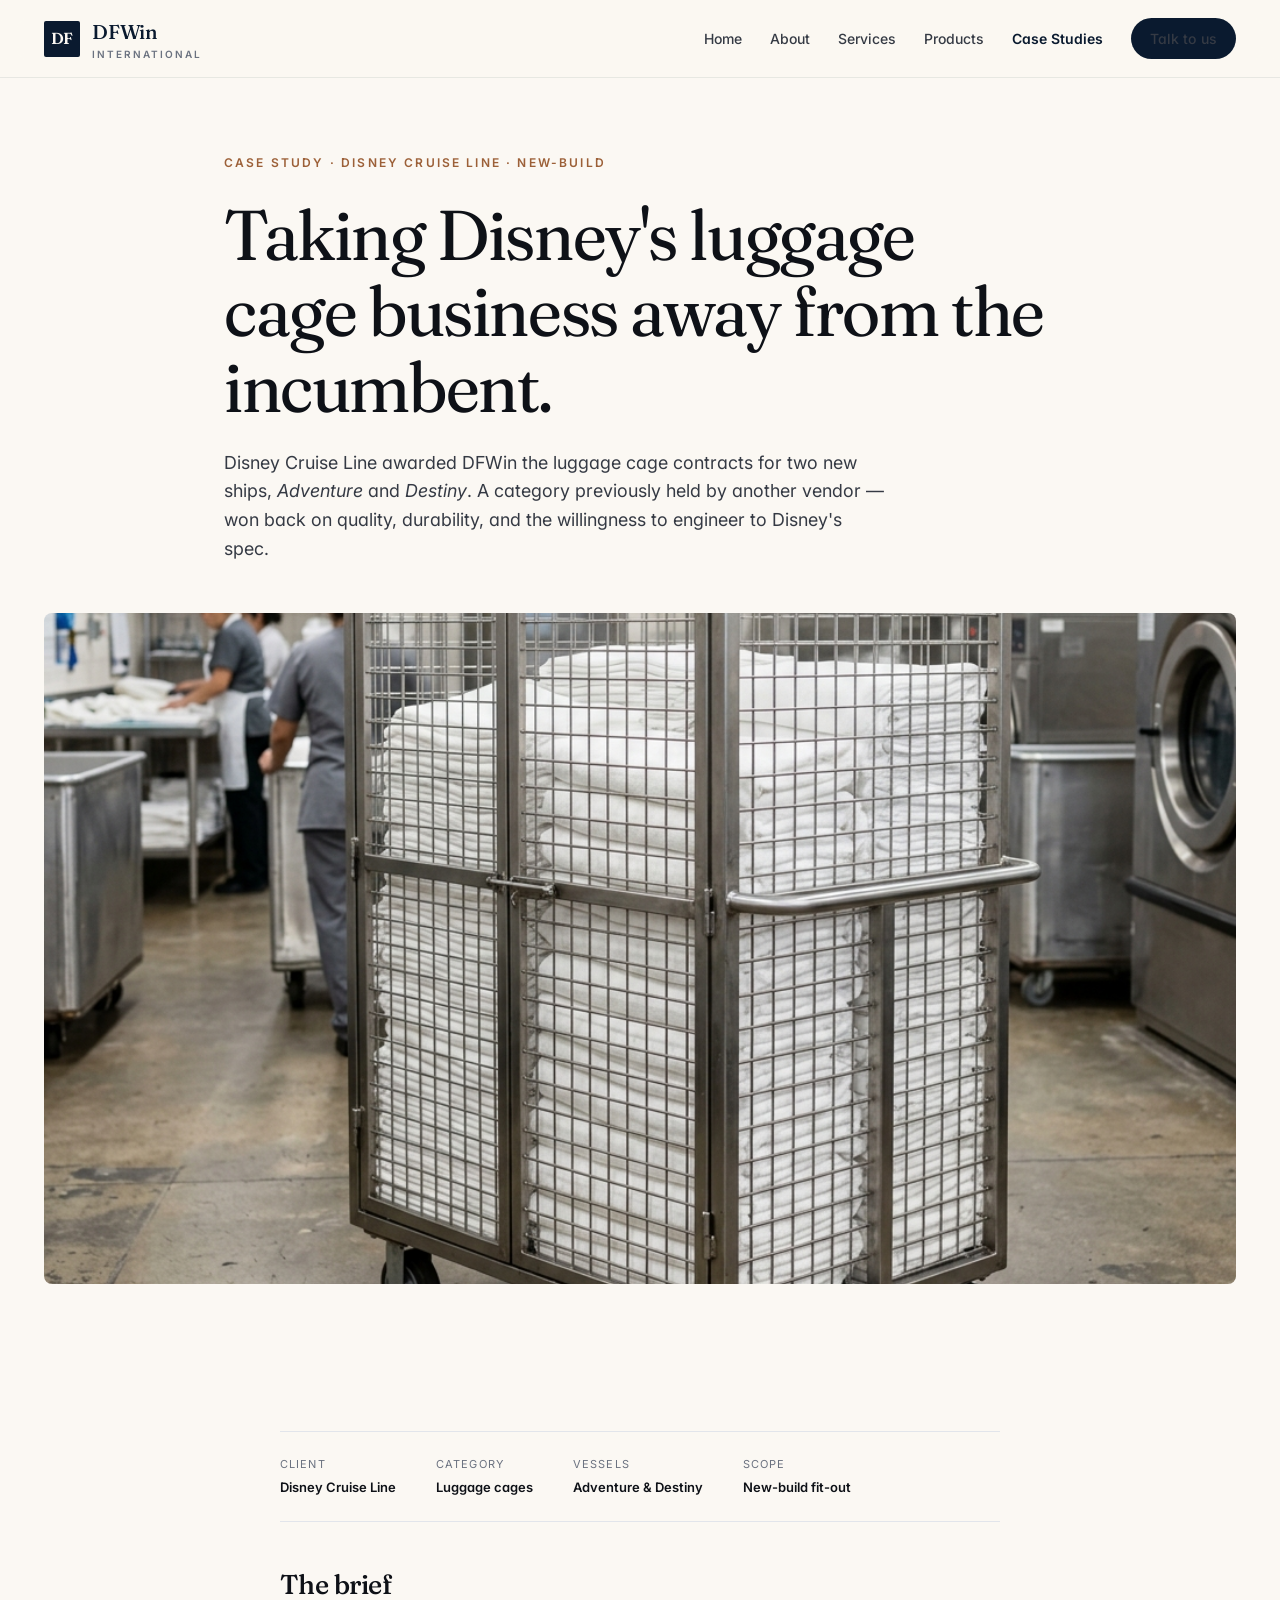
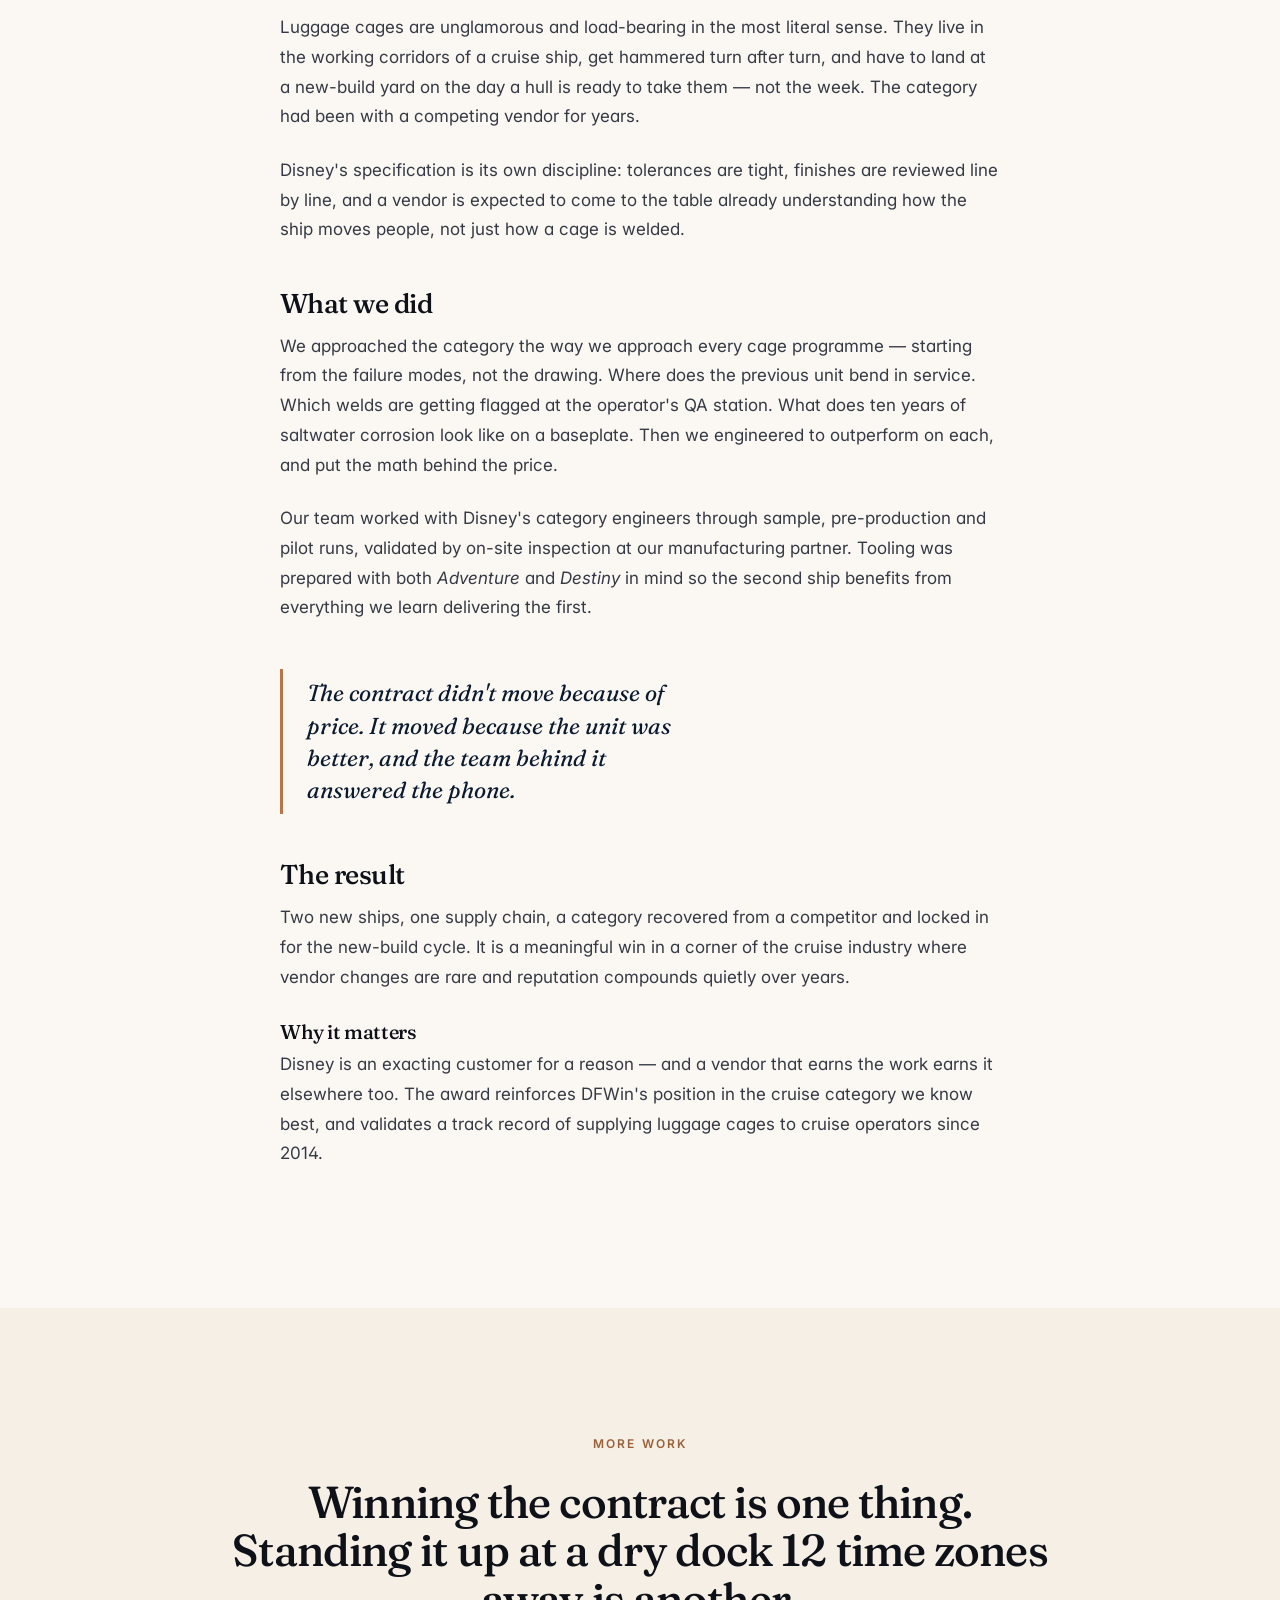
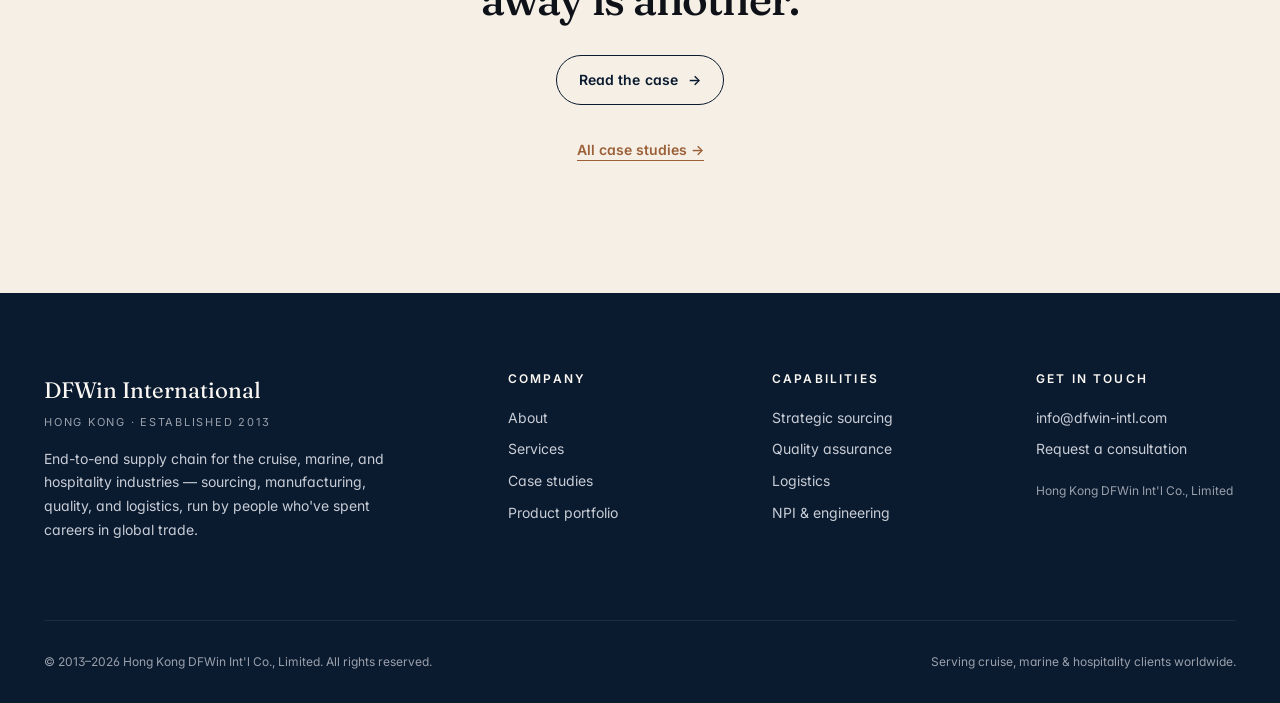
<file: case-studies/disney-cruise-luggage-cage.html>
<!DOCTYPE html>
<html lang="en">
<head>
  <meta charset="UTF-8">
  <meta name="viewport" content="width=device-width, initial-scale=1.0">
  <meta name="theme-color" content="#0a1a2f">
  <title>Winning Disney's luggage cage contract for Adventure and Destiny — Case study | DFWin International</title>
  <meta name="description" content="DFWin awarded the luggage cage contract by Disney Cruise Line for two new ships — Adventure and Destiny — displacing the incumbent on quality and reliability.">
  <meta property="og:type" content="article">
  <meta property="og:title" content="Winning Disney's luggage cage contract for Adventure and Destiny — DFWin International">
  <meta property="og:description" content="DFWin awarded the luggage cage contract by Disney Cruise Line for two new ships — Adventure and Destiny — displacing the incumbent on quality and reliability.">
  <meta property="og:image" content="https://kevinmjones.github.io/dfwin-site/images/laundry_cage_1777583398647.png">
  <meta property="og:url" content="https://kevinmjones.github.io/dfwin-site/case-studies/disney-cruise-luggage-cage.html">
  <meta property="og:site_name" content="DFWin International">
  <meta property="og:locale" content="en_US">
  <link rel="preconnect" href="https://fonts.googleapis.com">
  <link rel="preconnect" href="https://fonts.gstatic.com" crossorigin>
  <link href="https://fonts.googleapis.com/css2?family=Fraunces:opsz,wght,SOFT@9..144,300..600,0..100&family=Inter:wght@400;500;600;700&family=JetBrains+Mono:wght@500&display=swap" rel="stylesheet">
  <link rel="stylesheet" href="../assets/css/main.css">
  <link rel="icon" href="../favicon.svg" type="image/svg+xml">
  <link rel="icon" href="../favicon.svg" sizes="any">
  <link rel="canonical" href="https://kevinmjones.github.io/dfwin-site/case-studies/disney-cruise-luggage-cage.html">
</head>
<body>
<a class="skip-link" href="#main-content">Skip to main content</a>

<header class="nav" role="banner">
  <div class="nav-inner">
    <a class="brand" href="../index.html" aria-label="DFWin International — home">
      <span class="brand-mark">DF</span>
      <span>DFWin<small>International</small></span>
    </a>
    <nav class="nav-links" aria-label="Primary">
      <a href="../index.html">Home</a>
      <a href="../about.html">About</a>
      <a href="../services.html">Services</a>
      <a href="../products.html">Products</a>
      <a href="../case-studies.html" aria-current="page">Case Studies</a>
      <a href="../contact.html" class="btn btn-primary" style="padding: 9px 18px;">Talk to us</a>
    </nav>
    <button class="nav-mobile-toggle" data-nav-toggle aria-expanded="false" aria-controls="nav-mobile" aria-label="Open menu">
      <svg width="20" height="20" viewBox="0 0 24 24" fill="none" stroke="currentColor" stroke-width="1.6"><path d="M3 7h18M3 12h18M3 17h18" stroke-linecap="round"/></svg>
    </button>
  </div>
  <div class="nav-mobile" id="nav-mobile" data-nav-mobile>
    <a href="../index.html">Home</a>
    <a href="../about.html">About</a>
    <a href="../services.html">Services</a>
    <a href="../products.html">Products</a>
    <a href="../case-studies.html">Case Studies</a>
    <a href="../contact.html">Talk to us</a>
  </div>
</header>

<main id="main-content">

  <!-- Hero -->
  <section style="padding-top: 64px; padding-bottom: 32px;" aria-labelledby="cs-h">
    <div class="container-tight">
      <p class="eyebrow mb-3">Case study · Disney Cruise Line · New-build</p>
      <h1 id="cs-h" class="font-display">Taking Disney's luggage cage business away from the incumbent.</h1>
      <p class="lede mt-3">Disney Cruise Line awarded DFWin the luggage cage contracts for two new ships, <em>Adventure</em> and <em>Destiny</em>. A category previously held by another vendor — won back on quality, durability, and the willingness to engineer to Disney's spec.</p>
    </div>
  </section>

  <!-- Hero image -->
  <section style="padding-top: 0; padding-bottom: 0;">
    <div class="container">
      <div style="aspect-ratio: 16/9; border-radius: var(--r-md); overflow: hidden;">
        <img src="../images/laundry_cage_1777583398647.png" alt="Heavy-duty steel luggage cage of the type supplied to Disney's new-build cruise ships" style="width:100%; height:100%; object-fit: cover;">
      </div>
    </div>
  </section>

  <!-- Article -->
  <section>
    <div class="container">
      <article class="article">
        <dl class="article-meta">
          <div><dt>Client</dt><dd>Disney Cruise Line</dd></div>
          <div><dt>Category</dt><dd>Luggage cages</dd></div>
          <div><dt>Vessels</dt><dd>Adventure &amp; Destiny</dd></div>
          <div><dt>Scope</dt><dd>New-build fit-out</dd></div>
        </dl>

        <h2>The brief</h2>
        <p>Luggage cages are unglamorous and load-bearing in the most literal sense. They live in the working corridors of a cruise ship, get hammered turn after turn, and have to land at a new-build yard on the day a hull is ready to take them — not the week. The category had been with a competing vendor for years.</p>
        <p>Disney's specification is its own discipline: tolerances are tight, finishes are reviewed line by line, and a vendor is expected to come to the table already understanding how the ship moves people, not just how a cage is welded.</p>

        <h2>What we did</h2>
        <p>We approached the category the way we approach every cage programme — starting from the failure modes, not the drawing. Where does the previous unit bend in service. Which welds are getting flagged at the operator's QA station. What does ten years of saltwater corrosion look like on a baseplate. Then we engineered to outperform on each, and put the math behind the price.</p>
        <p>Our team worked with Disney's category engineers through sample, pre-production and pilot runs, validated by on-site inspection at our manufacturing partner. Tooling was prepared with both <em>Adventure</em> and <em>Destiny</em> in mind so the second ship benefits from everything we learn delivering the first.</p>

        <blockquote>The contract didn't move because of price. It moved because the unit was better, and the team behind it answered the phone.</blockquote>

        <h2>The result</h2>
        <p>Two new ships, one supply chain, a category recovered from a competitor and locked in for the new-build cycle. It is a meaningful win in a corner of the cruise industry where vendor changes are rare and reputation compounds quietly over years.</p>

        <h3>Why it matters</h3>
        <p>Disney is an exacting customer for a reason — and a vendor that earns the work earns it elsewhere too. The award reinforces DFWin's position in the cruise category we know best, and validates a track record of supplying luggage cages to cruise operators since 2014.</p>
      </article>
    </div>
  </section>

  <!-- Next case -->
  <section class="surface-cream" aria-labelledby="next-h">
    <div class="container-tight center">
      <p class="eyebrow mb-3">More work</p>
      <h2 id="next-h">Winning the contract is one thing. Standing it up at a dry dock 12 time zones away is another.</h2>
      <a class="btn btn-ghost btn-arrow mt-4" href="celebrity-solstice-drydock.html">Read the case</a>
      <p class="mt-4"><a href="../case-studies.html" class="btn-link">All case studies →</a></p>
    </div>
  </section>

</main>

<footer class="footer" role="contentinfo">
  <div class="container">
    <div class="footer-grid">
      <div>
        <div class="footer-brand">DFWin International
          <small>Hong Kong · Established 2013</small>
        </div>
        <p style="max-width: 38ch; font-size: 14px; line-height: 1.7; color: var(--ink-300);">End-to-end supply chain for the cruise, marine, and hospitality industries — sourcing, manufacturing, quality, and logistics, run by people who've spent careers in global trade.</p>
      </div>
      <div>
        <h4>Company</h4>
        <a href="../about.html">About</a>
        <a href="../services.html">Services</a>
        <a href="../case-studies.html">Case studies</a>
        <a href="../products.html">Product portfolio</a>
      </div>
      <div>
        <h4>Capabilities</h4>
        <a href="../services.html#sourcing">Strategic sourcing</a>
        <a href="../services.html#quality">Quality assurance</a>
        <a href="../services.html#logistics">Logistics</a>
        <a href="../services.html#npi">NPI &amp; engineering</a>
      </div>
      <div>
        <h4>Get in touch</h4>
        <a href="mailto:info@dfwin-intl.com">info@dfwin-intl.com</a>
        <a href="../contact.html">Request a consultation</a>
        <p style="font-size: 12px; color: var(--ink-400); margin-top: 16px; line-height: 1.6;">Hong Kong DFWin Int'l Co., Limited</p>
      </div>
    </div>
    <div class="footer-meta">
      <span>© 2013–2026 Hong Kong DFWin Int'l Co., Limited. All rights reserved.</span>
      <span>Serving cruise, marine &amp; hospitality clients worldwide.</span>
    </div>
  </div>
</footer>

<script src="../assets/js/main.js"></script>
</body>
</html>
</file>
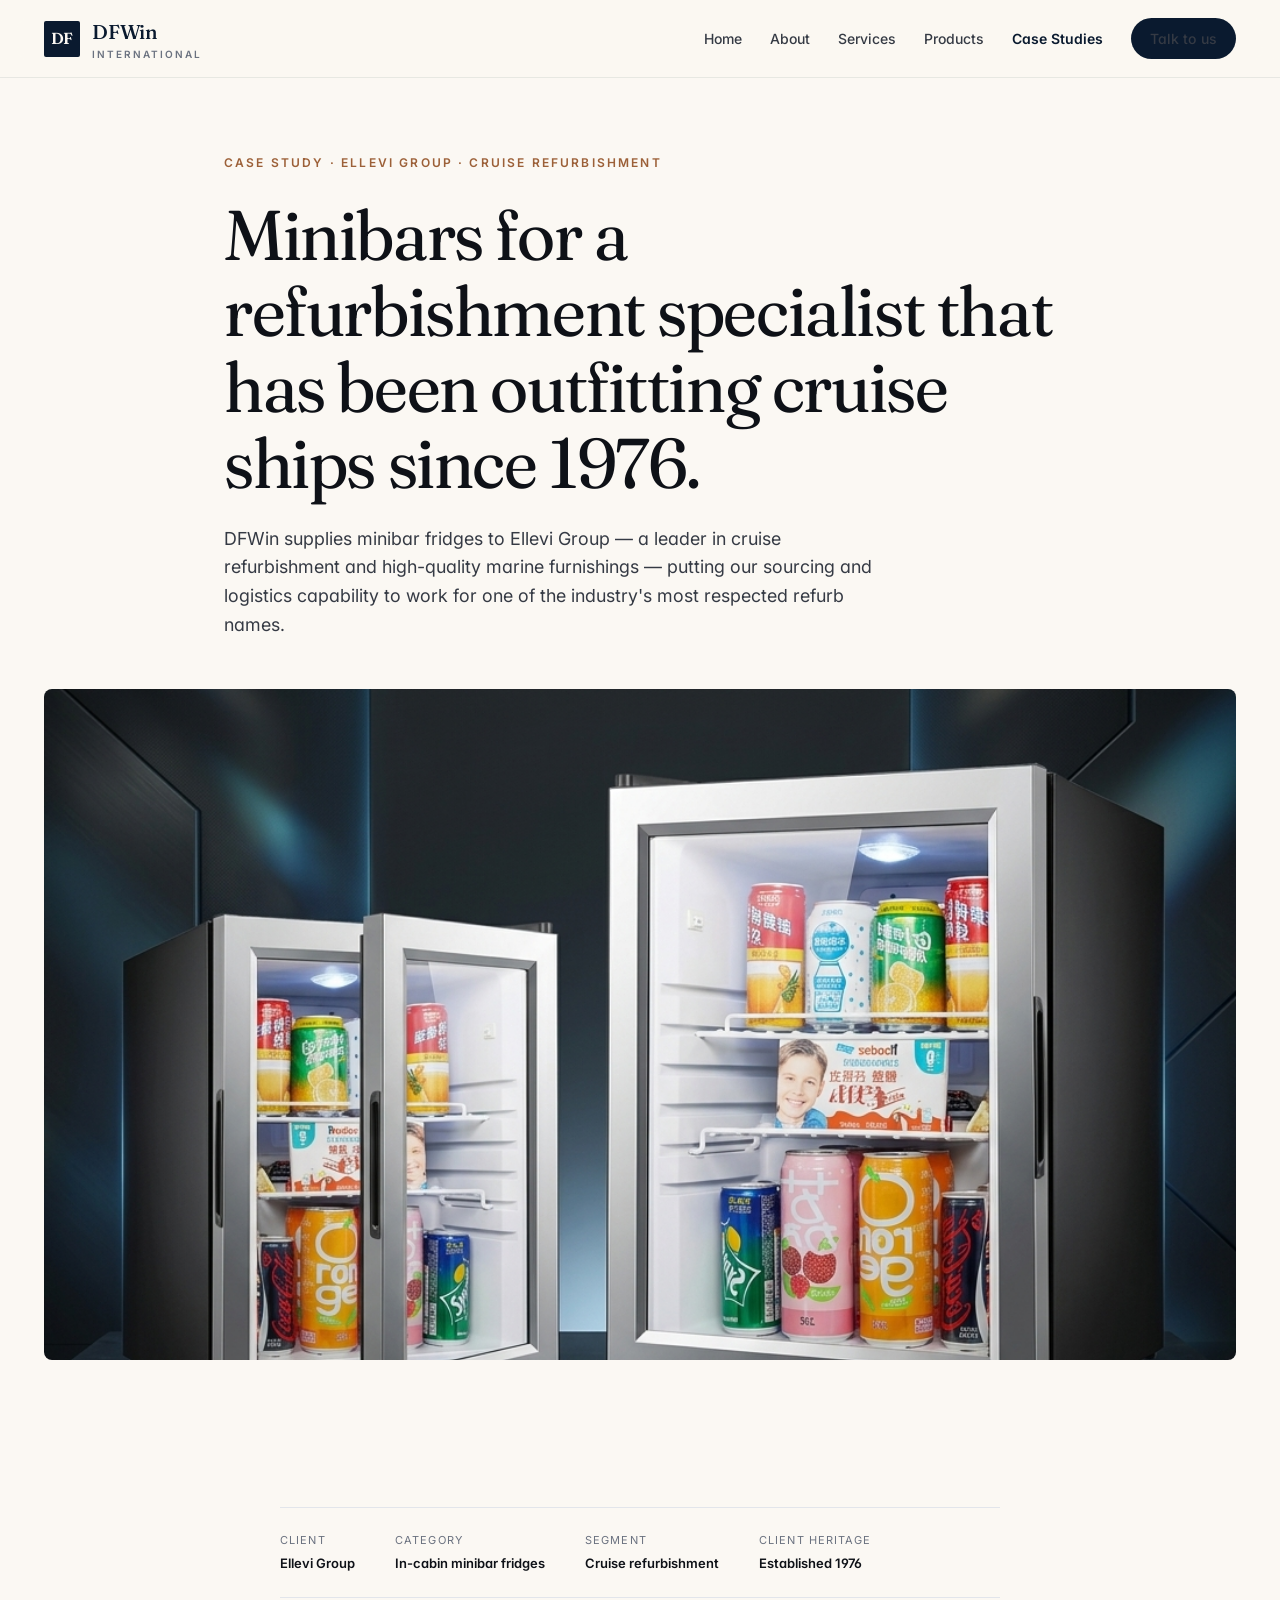
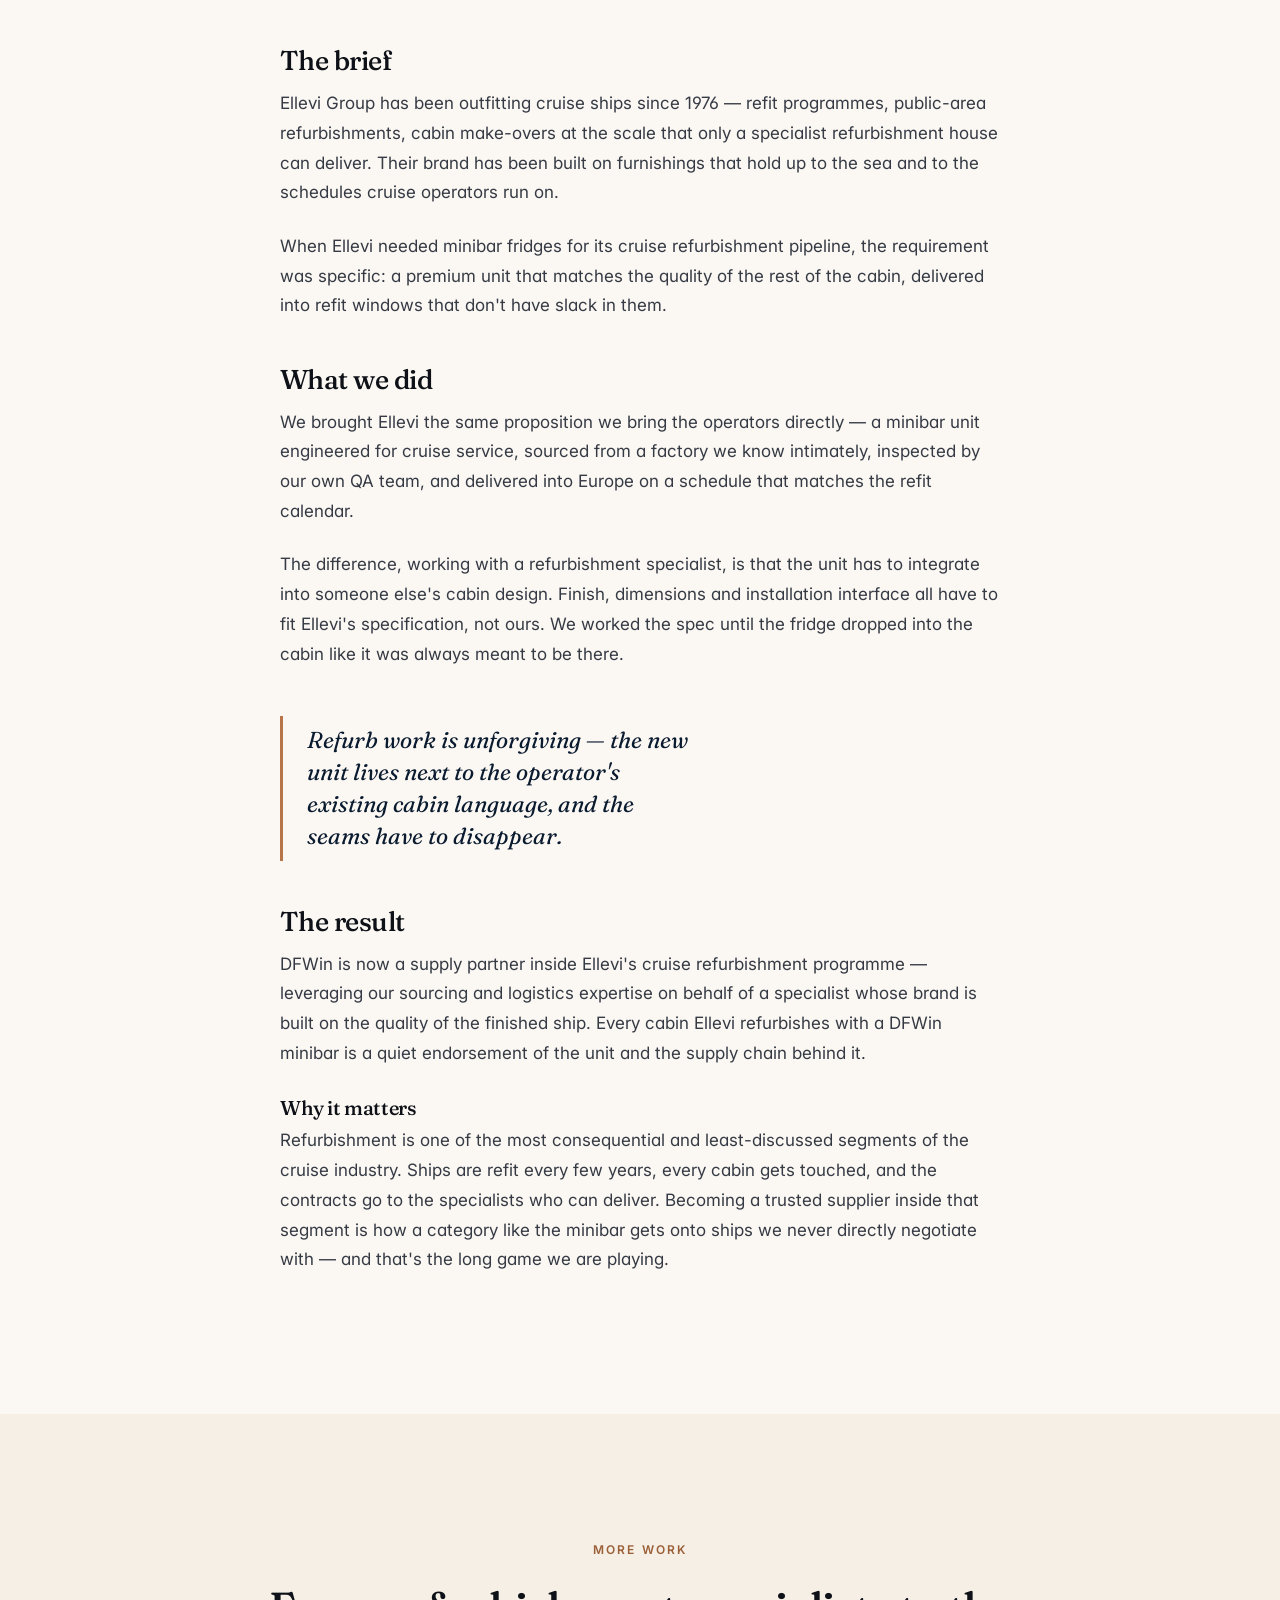
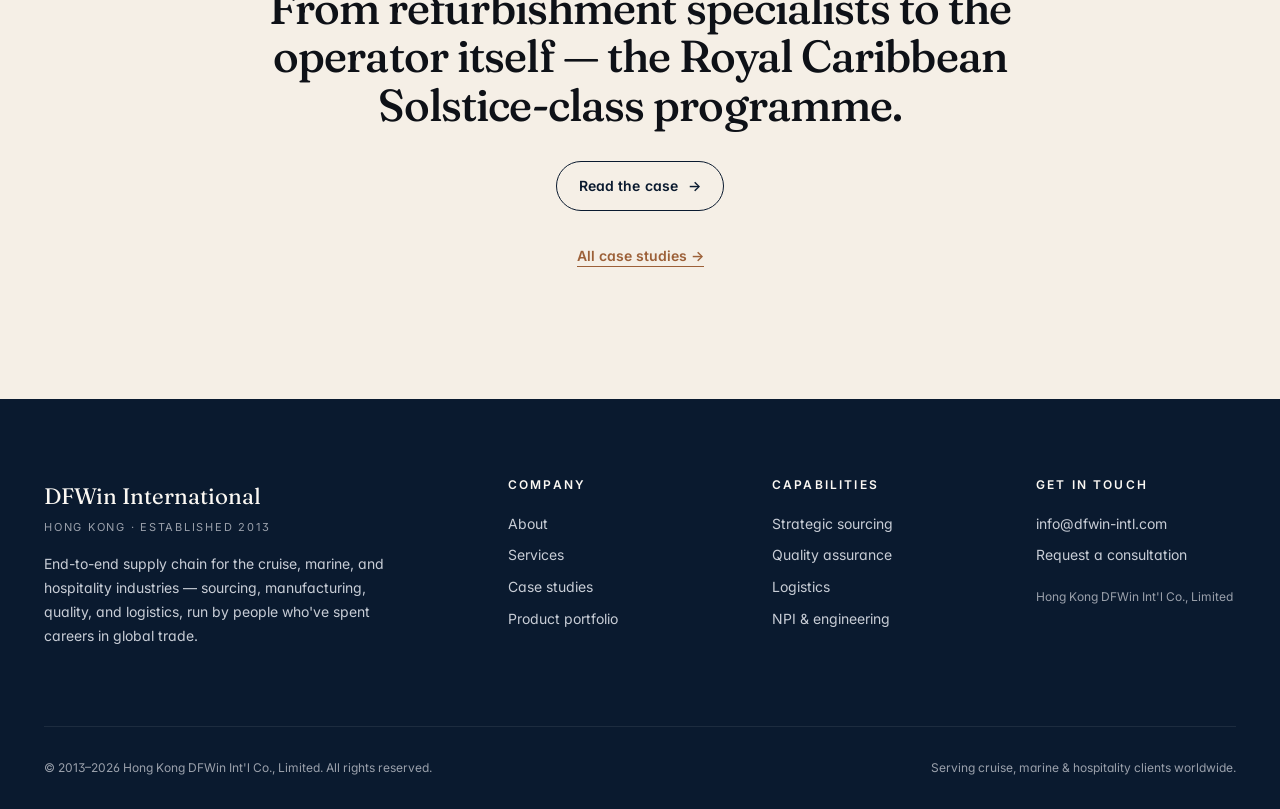
<file: case-studies/ellevi-group-refurb.html>
<!DOCTYPE html>
<html lang="en">
<head>
  <meta charset="UTF-8">
  <meta name="viewport" content="width=device-width, initial-scale=1.0">
  <meta name="theme-color" content="#0a1a2f">
  <title>Minibars into Ellevi Group's cruise refurbishment programme — Case study | DFWin International</title>
  <meta name="description" content="DFWin supplies minibar fridges to Ellevi Group, a leader in cruise refurbishment and high-quality marine furnishings since 1976.">
  <meta property="og:type" content="article">
  <meta property="og:title" content="Minibars into Ellevi Group's cruise refurbishment programme — DFWin International">
  <meta property="og:description" content="DFWin supplies minibar fridges to Ellevi Group, a leader in cruise refurbishment and high-quality marine furnishings since 1976.">
  <meta property="og:image" content="https://kevinmjones.github.io/dfwin-site/images/enhanced_minibar_1777583844009.png">
  <meta property="og:url" content="https://kevinmjones.github.io/dfwin-site/case-studies/ellevi-group-refurb.html">
  <meta property="og:site_name" content="DFWin International">
  <meta property="og:locale" content="en_US">
  <link rel="preconnect" href="https://fonts.googleapis.com">
  <link rel="preconnect" href="https://fonts.gstatic.com" crossorigin>
  <link href="https://fonts.googleapis.com/css2?family=Fraunces:opsz,wght,SOFT@9..144,300..600,0..100&family=Inter:wght@400;500;600;700&family=JetBrains+Mono:wght@500&display=swap" rel="stylesheet">
  <link rel="stylesheet" href="../assets/css/main.css">
  <link rel="icon" href="../favicon.svg" type="image/svg+xml">
  <link rel="icon" href="../favicon.svg" sizes="any">
  <link rel="canonical" href="https://kevinmjones.github.io/dfwin-site/case-studies/ellevi-group-refurb.html">
</head>
<body>
<a class="skip-link" href="#main-content">Skip to main content</a>

<header class="nav" role="banner">
  <div class="nav-inner">
    <a class="brand" href="../index.html" aria-label="DFWin International — home">
      <span class="brand-mark">DF</span>
      <span>DFWin<small>International</small></span>
    </a>
    <nav class="nav-links" aria-label="Primary">
      <a href="../index.html">Home</a>
      <a href="../about.html">About</a>
      <a href="../services.html">Services</a>
      <a href="../products.html">Products</a>
      <a href="../case-studies.html" aria-current="page">Case Studies</a>
      <a href="../contact.html" class="btn btn-primary" style="padding: 9px 18px;">Talk to us</a>
    </nav>
    <button class="nav-mobile-toggle" data-nav-toggle aria-expanded="false" aria-controls="nav-mobile" aria-label="Open menu">
      <svg width="20" height="20" viewBox="0 0 24 24" fill="none" stroke="currentColor" stroke-width="1.6"><path d="M3 7h18M3 12h18M3 17h18" stroke-linecap="round"/></svg>
    </button>
  </div>
  <div class="nav-mobile" id="nav-mobile" data-nav-mobile>
    <a href="../index.html">Home</a>
    <a href="../about.html">About</a>
    <a href="../services.html">Services</a>
    <a href="../products.html">Products</a>
    <a href="../case-studies.html">Case Studies</a>
    <a href="../contact.html">Talk to us</a>
  </div>
</header>

<main id="main-content">

  <!-- Hero -->
  <section style="padding-top: 64px; padding-bottom: 32px;" aria-labelledby="cs-h">
    <div class="container-tight">
      <p class="eyebrow mb-3">Case study · Ellevi Group · Cruise refurbishment</p>
      <h1 id="cs-h" class="font-display">Minibars for a refurbishment specialist that has been outfitting cruise ships since 1976.</h1>
      <p class="lede mt-3">DFWin supplies minibar fridges to Ellevi Group — a leader in cruise refurbishment and high-quality marine furnishings — putting our sourcing and logistics capability to work for one of the industry's most respected refurb names.</p>
    </div>
  </section>

  <!-- Hero image -->
  <section style="padding-top: 0; padding-bottom: 0;">
    <div class="container">
      <div style="aspect-ratio: 16/9; border-radius: var(--r-md); overflow: hidden;">
        <img src="../images/enhanced_minibar_1777583844009.png" alt="Premium in-cabin minibar fridge of the type supplied to Ellevi Group's cruise refurbishment projects" style="width:100%; height:100%; object-fit: cover;">
      </div>
    </div>
  </section>

  <!-- Article -->
  <section>
    <div class="container">
      <article class="article">
        <dl class="article-meta">
          <div><dt>Client</dt><dd>Ellevi Group</dd></div>
          <div><dt>Category</dt><dd>In-cabin minibar fridges</dd></div>
          <div><dt>Segment</dt><dd>Cruise refurbishment</dd></div>
          <div><dt>Client heritage</dt><dd>Established 1976</dd></div>
        </dl>

        <h2>The brief</h2>
        <p>Ellevi Group has been outfitting cruise ships since 1976 — refit programmes, public-area refurbishments, cabin make-overs at the scale that only a specialist refurbishment house can deliver. Their brand has been built on furnishings that hold up to the sea and to the schedules cruise operators run on.</p>
        <p>When Ellevi needed minibar fridges for its cruise refurbishment pipeline, the requirement was specific: a premium unit that matches the quality of the rest of the cabin, delivered into refit windows that don't have slack in them.</p>

        <h2>What we did</h2>
        <p>We brought Ellevi the same proposition we bring the operators directly — a minibar unit engineered for cruise service, sourced from a factory we know intimately, inspected by our own QA team, and delivered into Europe on a schedule that matches the refit calendar.</p>
        <p>The difference, working with a refurbishment specialist, is that the unit has to integrate into someone else's cabin design. Finish, dimensions and installation interface all have to fit Ellevi's specification, not ours. We worked the spec until the fridge dropped into the cabin like it was always meant to be there.</p>

        <blockquote>Refurb work is unforgiving — the new unit lives next to the operator's existing cabin language, and the seams have to disappear.</blockquote>

        <h2>The result</h2>
        <p>DFWin is now a supply partner inside Ellevi's cruise refurbishment programme — leveraging our sourcing and logistics expertise on behalf of a specialist whose brand is built on the quality of the finished ship. Every cabin Ellevi refurbishes with a DFWin minibar is a quiet endorsement of the unit and the supply chain behind it.</p>

        <h3>Why it matters</h3>
        <p>Refurbishment is one of the most consequential and least-discussed segments of the cruise industry. Ships are refit every few years, every cabin gets touched, and the contracts go to the specialists who can deliver. Becoming a trusted supplier inside that segment is how a category like the minibar gets onto ships we never directly negotiate with — and that's the long game we are playing.</p>
      </article>
    </div>
  </section>

  <!-- Next case -->
  <section class="surface-cream" aria-labelledby="next-h">
    <div class="container-tight center">
      <p class="eyebrow mb-3">More work</p>
      <h2 id="next-h">From refurbishment specialists to the operator itself — the Royal Caribbean Solstice-class programme.</h2>
      <a class="btn btn-ghost btn-arrow mt-4" href="royal-caribbean-minibar.html">Read the case</a>
      <p class="mt-4"><a href="../case-studies.html" class="btn-link">All case studies →</a></p>
    </div>
  </section>

</main>

<footer class="footer" role="contentinfo">
  <div class="container">
    <div class="footer-grid">
      <div>
        <div class="footer-brand">DFWin International
          <small>Hong Kong · Established 2013</small>
        </div>
        <p style="max-width: 38ch; font-size: 14px; line-height: 1.7; color: var(--ink-300);">End-to-end supply chain for the cruise, marine, and hospitality industries — sourcing, manufacturing, quality, and logistics, run by people who've spent careers in global trade.</p>
      </div>
      <div>
        <h4>Company</h4>
        <a href="../about.html">About</a>
        <a href="../services.html">Services</a>
        <a href="../case-studies.html">Case studies</a>
        <a href="../products.html">Product portfolio</a>
      </div>
      <div>
        <h4>Capabilities</h4>
        <a href="../services.html#sourcing">Strategic sourcing</a>
        <a href="../services.html#quality">Quality assurance</a>
        <a href="../services.html#logistics">Logistics</a>
        <a href="../services.html#npi">NPI &amp; engineering</a>
      </div>
      <div>
        <h4>Get in touch</h4>
        <a href="mailto:info@dfwin-intl.com">info@dfwin-intl.com</a>
        <a href="../contact.html">Request a consultation</a>
        <p style="font-size: 12px; color: var(--ink-400); margin-top: 16px; line-height: 1.6;">Hong Kong DFWin Int'l Co., Limited</p>
      </div>
    </div>
    <div class="footer-meta">
      <span>© 2013–2026 Hong Kong DFWin Int'l Co., Limited. All rights reserved.</span>
      <span>Serving cruise, marine &amp; hospitality clients worldwide.</span>
    </div>
  </div>
</footer>

<script src="../assets/js/main.js"></script>
</body>
</html>
</file>
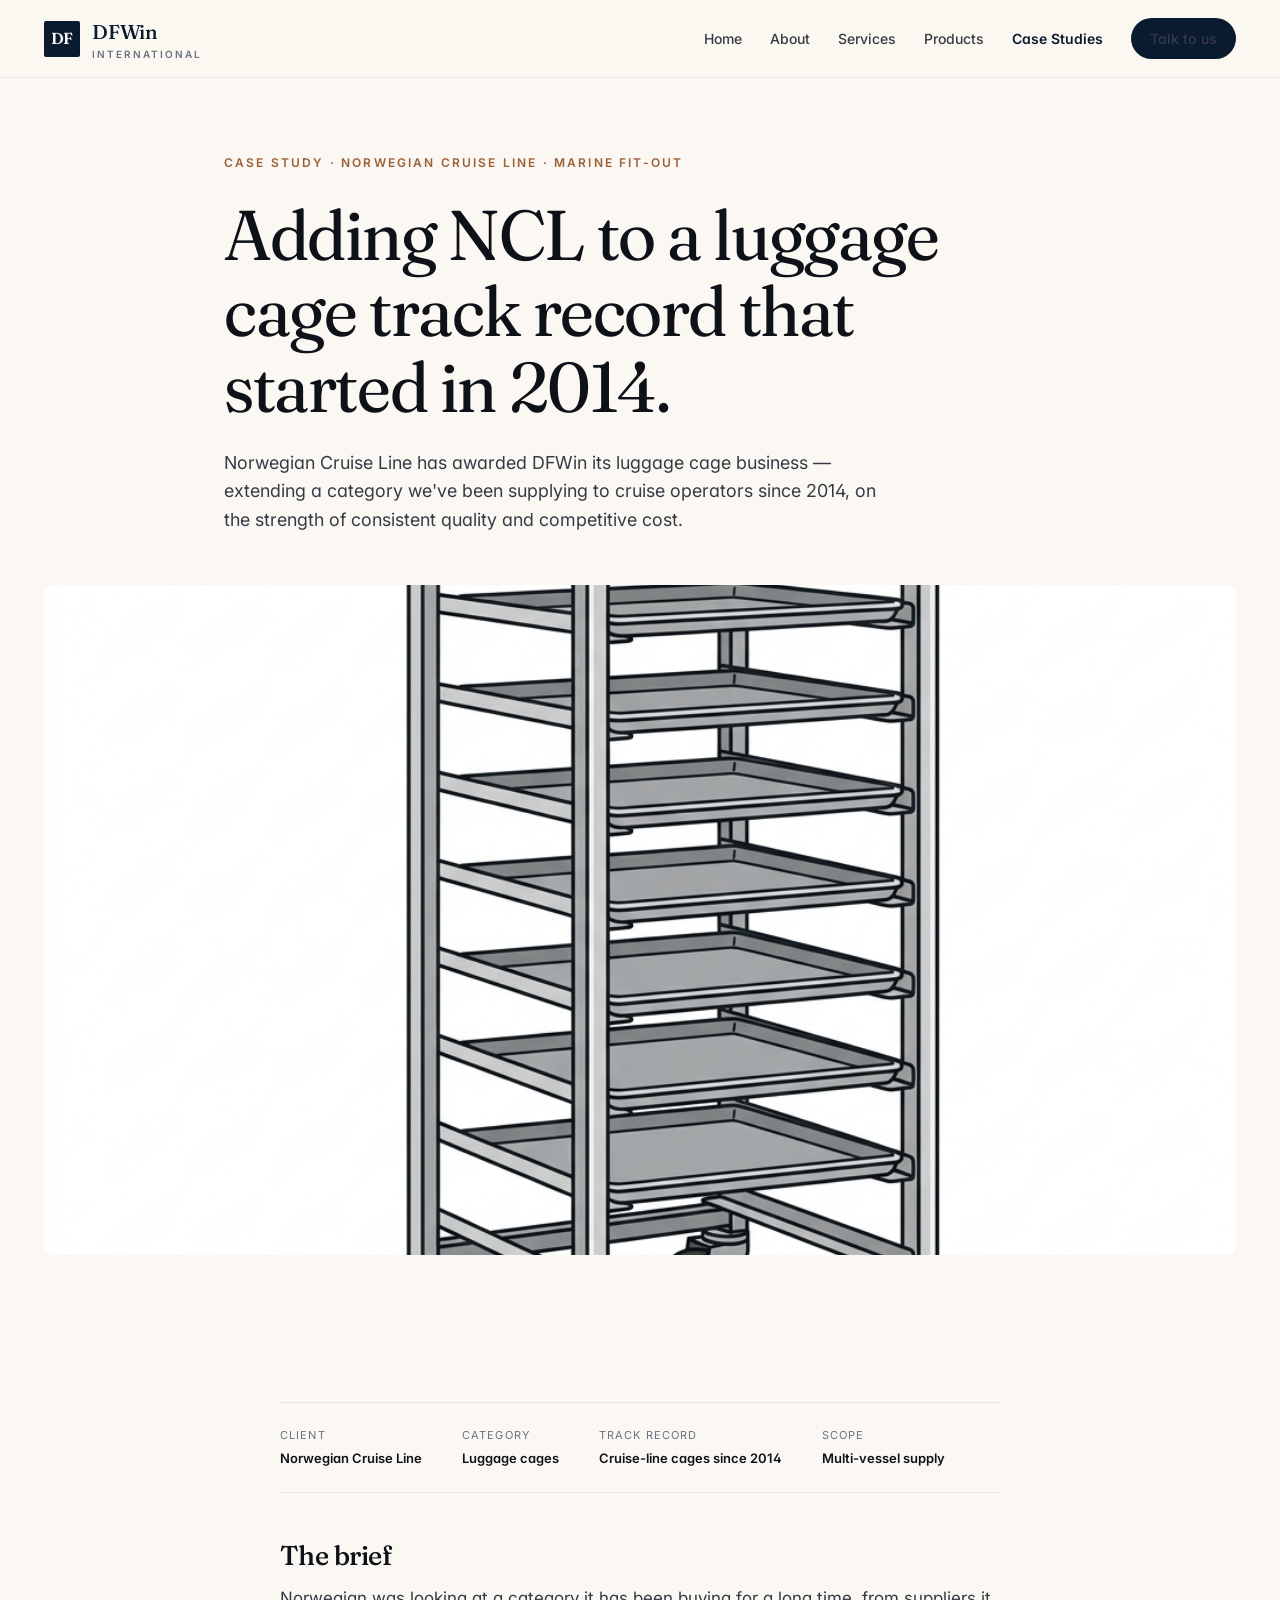
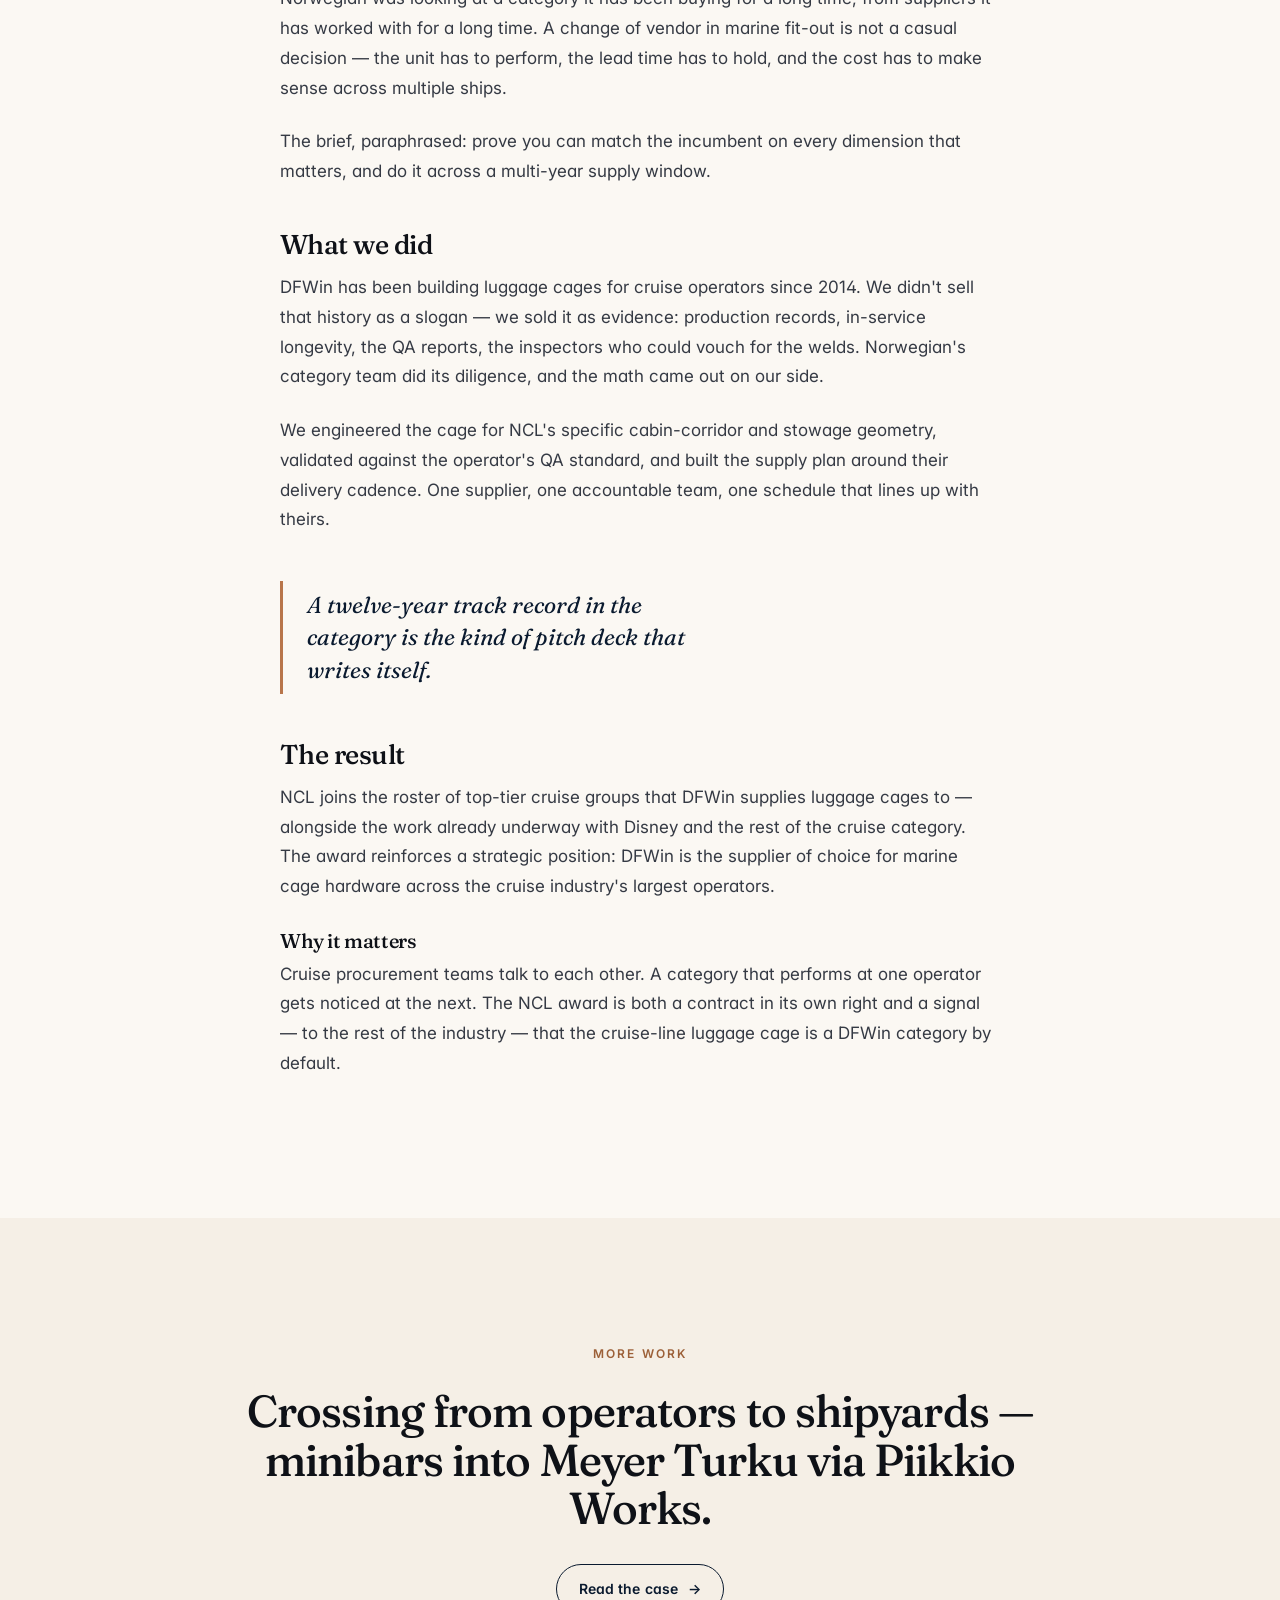
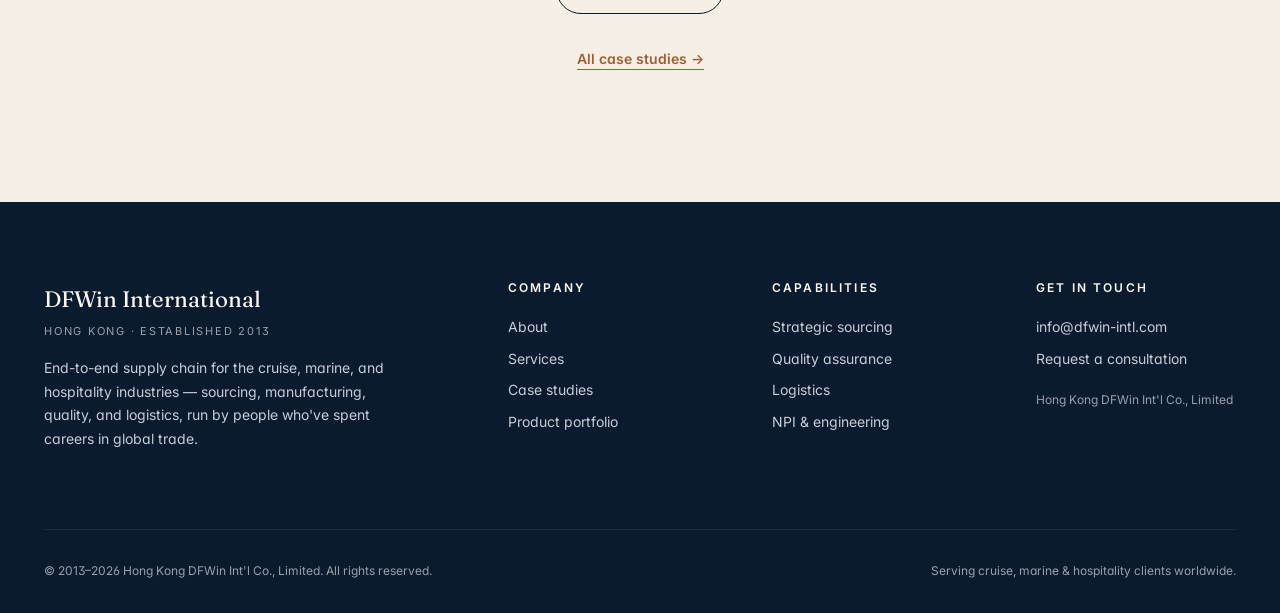
<file: case-studies/ncl-luggage-cage.html>
<!DOCTYPE html>
<html lang="en">
<head>
  <meta charset="UTF-8">
  <meta name="viewport" content="width=device-width, initial-scale=1.0">
  <meta name="theme-color" content="#0a1a2f">
  <title>NCL awards luggage cage business to DFWin — Case study | DFWin International</title>
  <meta name="description" content="Norwegian Cruise Line awards luggage cage business to DFWin, building on a track record of cruise-line cage supply since 2014.">
  <meta property="og:type" content="article">
  <meta property="og:title" content="NCL awards luggage cage business to DFWin — DFWin International">
  <meta property="og:description" content="Norwegian Cruise Line awards luggage cage business to DFWin, building on a track record of cruise-line cage supply since 2014.">
  <meta property="og:image" content="https://kevinmjones.github.io/dfwin-site/images/placeholder_marine_speedrack.png">
  <meta property="og:url" content="https://kevinmjones.github.io/dfwin-site/case-studies/ncl-luggage-cage.html">
  <meta property="og:site_name" content="DFWin International">
  <meta property="og:locale" content="en_US">
  <link rel="preconnect" href="https://fonts.googleapis.com">
  <link rel="preconnect" href="https://fonts.gstatic.com" crossorigin>
  <link href="https://fonts.googleapis.com/css2?family=Fraunces:opsz,wght,SOFT@9..144,300..600,0..100&family=Inter:wght@400;500;600;700&family=JetBrains+Mono:wght@500&display=swap" rel="stylesheet">
  <link rel="stylesheet" href="../assets/css/main.css">
  <link rel="icon" href="../favicon.svg" type="image/svg+xml">
  <link rel="icon" href="../favicon.svg" sizes="any">
  <link rel="canonical" href="https://kevinmjones.github.io/dfwin-site/case-studies/ncl-luggage-cage.html">
</head>
<body>
<a class="skip-link" href="#main-content">Skip to main content</a>

<header class="nav" role="banner">
  <div class="nav-inner">
    <a class="brand" href="../index.html" aria-label="DFWin International — home">
      <span class="brand-mark">DF</span>
      <span>DFWin<small>International</small></span>
    </a>
    <nav class="nav-links" aria-label="Primary">
      <a href="../index.html">Home</a>
      <a href="../about.html">About</a>
      <a href="../services.html">Services</a>
      <a href="../products.html">Products</a>
      <a href="../case-studies.html" aria-current="page">Case Studies</a>
      <a href="../contact.html" class="btn btn-primary" style="padding: 9px 18px;">Talk to us</a>
    </nav>
    <button class="nav-mobile-toggle" data-nav-toggle aria-expanded="false" aria-controls="nav-mobile" aria-label="Open menu">
      <svg width="20" height="20" viewBox="0 0 24 24" fill="none" stroke="currentColor" stroke-width="1.6"><path d="M3 7h18M3 12h18M3 17h18" stroke-linecap="round"/></svg>
    </button>
  </div>
  <div class="nav-mobile" id="nav-mobile" data-nav-mobile>
    <a href="../index.html">Home</a>
    <a href="../about.html">About</a>
    <a href="../services.html">Services</a>
    <a href="../products.html">Products</a>
    <a href="../case-studies.html">Case Studies</a>
    <a href="../contact.html">Talk to us</a>
  </div>
</header>

<main id="main-content">

  <!-- Hero -->
  <section style="padding-top: 64px; padding-bottom: 32px;" aria-labelledby="cs-h">
    <div class="container-tight">
      <p class="eyebrow mb-3">Case study · Norwegian Cruise Line · Marine fit-out</p>
      <h1 id="cs-h" class="font-display">Adding NCL to a luggage cage track record that started in 2014.</h1>
      <p class="lede mt-3">Norwegian Cruise Line has awarded DFWin its luggage cage business — extending a category we've been supplying to cruise operators since 2014, on the strength of consistent quality and competitive cost.</p>
    </div>
  </section>

  <!-- Hero image -->
  <section style="padding-top: 0; padding-bottom: 0;">
    <div class="container">
      <div style="aspect-ratio: 16/9; border-radius: var(--r-md); overflow: hidden;">
        <img src="../images/placeholder_marine_speedrack.png" alt="Marine-grade cage and speed-rack equipment of the type supplied to cruise lines" style="width:100%; height:100%; object-fit: cover;">
      </div>
    </div>
  </section>

  <!-- Article -->
  <section>
    <div class="container">
      <article class="article">
        <dl class="article-meta">
          <div><dt>Client</dt><dd>Norwegian Cruise Line</dd></div>
          <div><dt>Category</dt><dd>Luggage cages</dd></div>
          <div><dt>Track record</dt><dd>Cruise-line cages since 2014</dd></div>
          <div><dt>Scope</dt><dd>Multi-vessel supply</dd></div>
        </dl>

        <h2>The brief</h2>
        <p>Norwegian was looking at a category it has been buying for a long time, from suppliers it has worked with for a long time. A change of vendor in marine fit-out is not a casual decision — the unit has to perform, the lead time has to hold, and the cost has to make sense across multiple ships.</p>
        <p>The brief, paraphrased: prove you can match the incumbent on every dimension that matters, and do it across a multi-year supply window.</p>

        <h2>What we did</h2>
        <p>DFWin has been building luggage cages for cruise operators since 2014. We didn't sell that history as a slogan — we sold it as evidence: production records, in-service longevity, the QA reports, the inspectors who could vouch for the welds. Norwegian's category team did its diligence, and the math came out on our side.</p>
        <p>We engineered the cage for NCL's specific cabin-corridor and stowage geometry, validated against the operator's QA standard, and built the supply plan around their delivery cadence. One supplier, one accountable team, one schedule that lines up with theirs.</p>

        <blockquote>A twelve-year track record in the category is the kind of pitch deck that writes itself.</blockquote>

        <h2>The result</h2>
        <p>NCL joins the roster of top-tier cruise groups that DFWin supplies luggage cages to — alongside the work already underway with Disney and the rest of the cruise category. The award reinforces a strategic position: DFWin is the supplier of choice for marine cage hardware across the cruise industry's largest operators.</p>

        <h3>Why it matters</h3>
        <p>Cruise procurement teams talk to each other. A category that performs at one operator gets noticed at the next. The NCL award is both a contract in its own right and a signal — to the rest of the industry — that the cruise-line luggage cage is a DFWin category by default.</p>
      </article>
    </div>
  </section>

  <!-- Next case -->
  <section class="surface-cream" aria-labelledby="next-h">
    <div class="container-tight center">
      <p class="eyebrow mb-3">More work</p>
      <h2 id="next-h">Crossing from operators to shipyards — minibars into Meyer Turku via Piikkio Works.</h2>
      <a class="btn btn-ghost btn-arrow mt-4" href="piikkio-meyer-turku.html">Read the case</a>
      <p class="mt-4"><a href="../case-studies.html" class="btn-link">All case studies →</a></p>
    </div>
  </section>

</main>

<footer class="footer" role="contentinfo">
  <div class="container">
    <div class="footer-grid">
      <div>
        <div class="footer-brand">DFWin International
          <small>Hong Kong · Established 2013</small>
        </div>
        <p style="max-width: 38ch; font-size: 14px; line-height: 1.7; color: var(--ink-300);">End-to-end supply chain for the cruise, marine, and hospitality industries — sourcing, manufacturing, quality, and logistics, run by people who've spent careers in global trade.</p>
      </div>
      <div>
        <h4>Company</h4>
        <a href="../about.html">About</a>
        <a href="../services.html">Services</a>
        <a href="../case-studies.html">Case studies</a>
        <a href="../products.html">Product portfolio</a>
      </div>
      <div>
        <h4>Capabilities</h4>
        <a href="../services.html#sourcing">Strategic sourcing</a>
        <a href="../services.html#quality">Quality assurance</a>
        <a href="../services.html#logistics">Logistics</a>
        <a href="../services.html#npi">NPI &amp; engineering</a>
      </div>
      <div>
        <h4>Get in touch</h4>
        <a href="mailto:info@dfwin-intl.com">info@dfwin-intl.com</a>
        <a href="../contact.html">Request a consultation</a>
        <p style="font-size: 12px; color: var(--ink-400); margin-top: 16px; line-height: 1.6;">Hong Kong DFWin Int'l Co., Limited</p>
      </div>
    </div>
    <div class="footer-meta">
      <span>© 2013–2026 Hong Kong DFWin Int'l Co., Limited. All rights reserved.</span>
      <span>Serving cruise, marine &amp; hospitality clients worldwide.</span>
    </div>
  </div>
</footer>

<script src="../assets/js/main.js"></script>
</body>
</html>
</file>
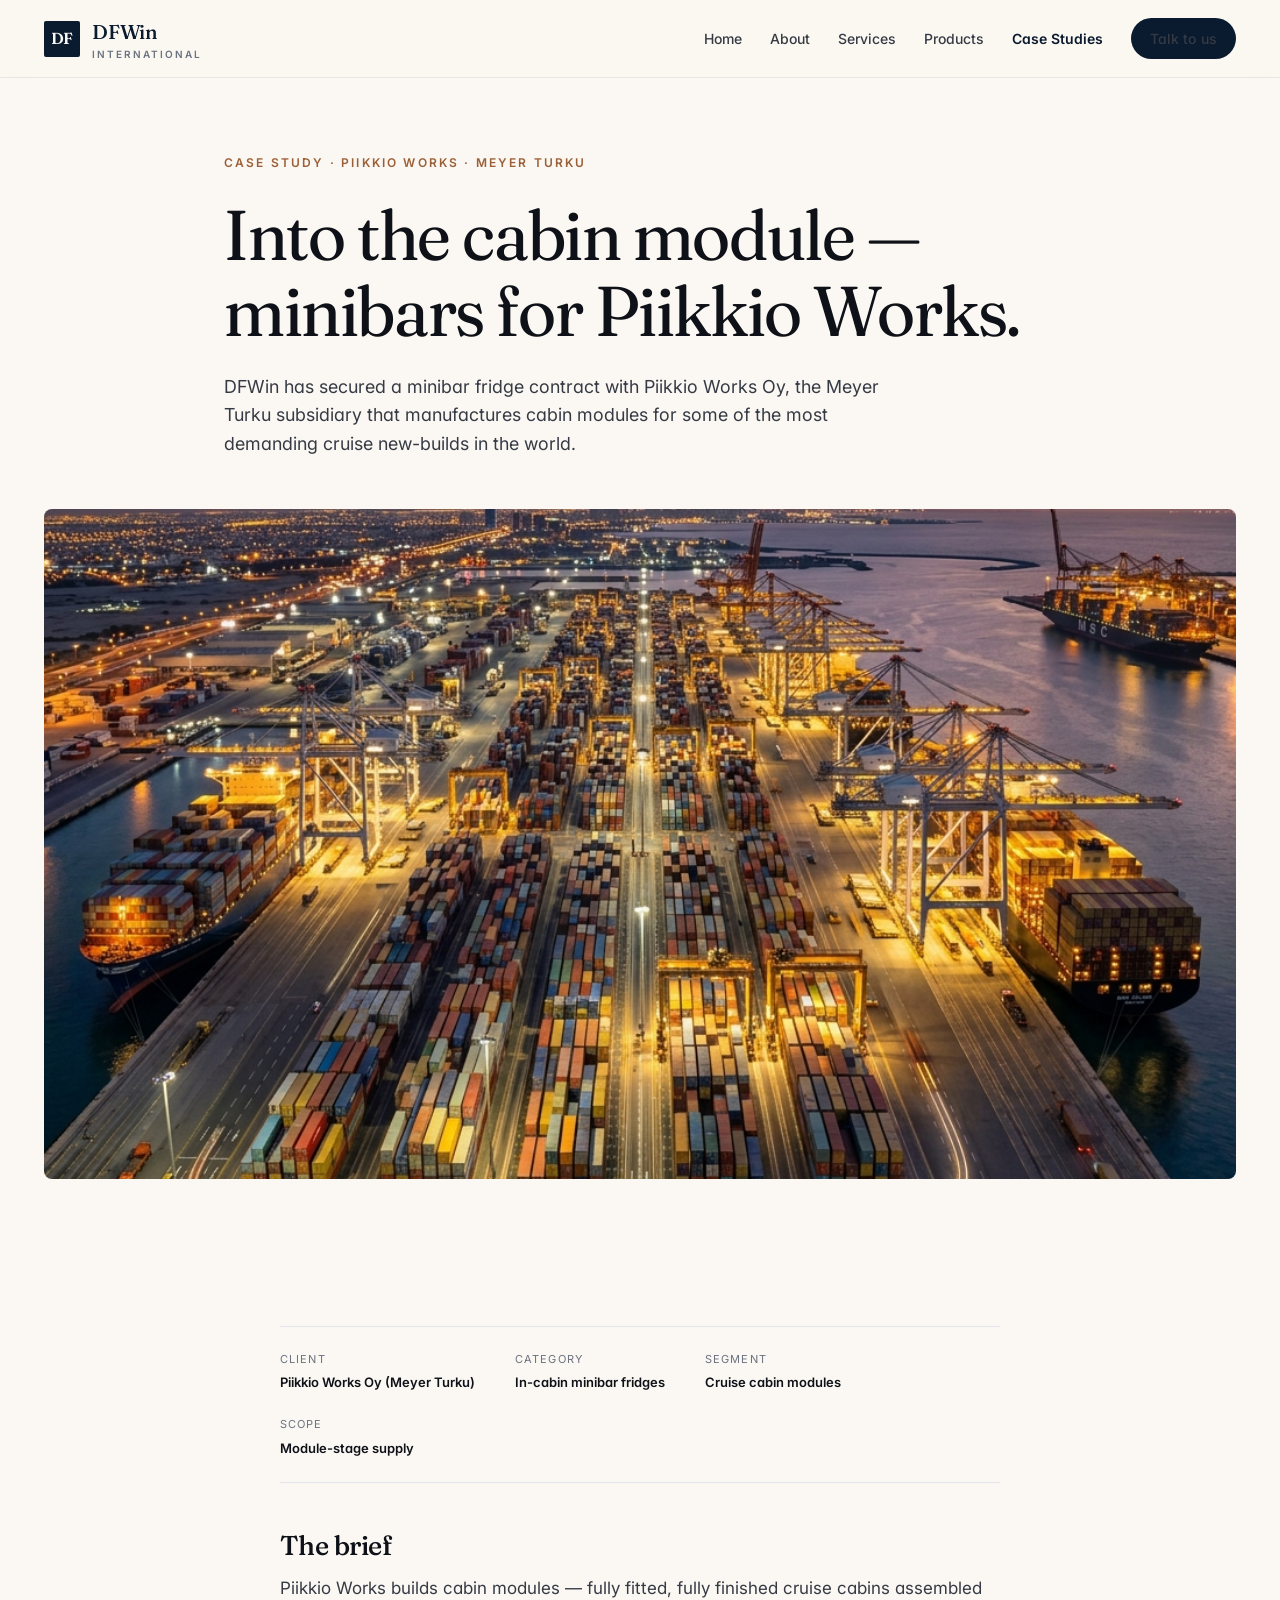
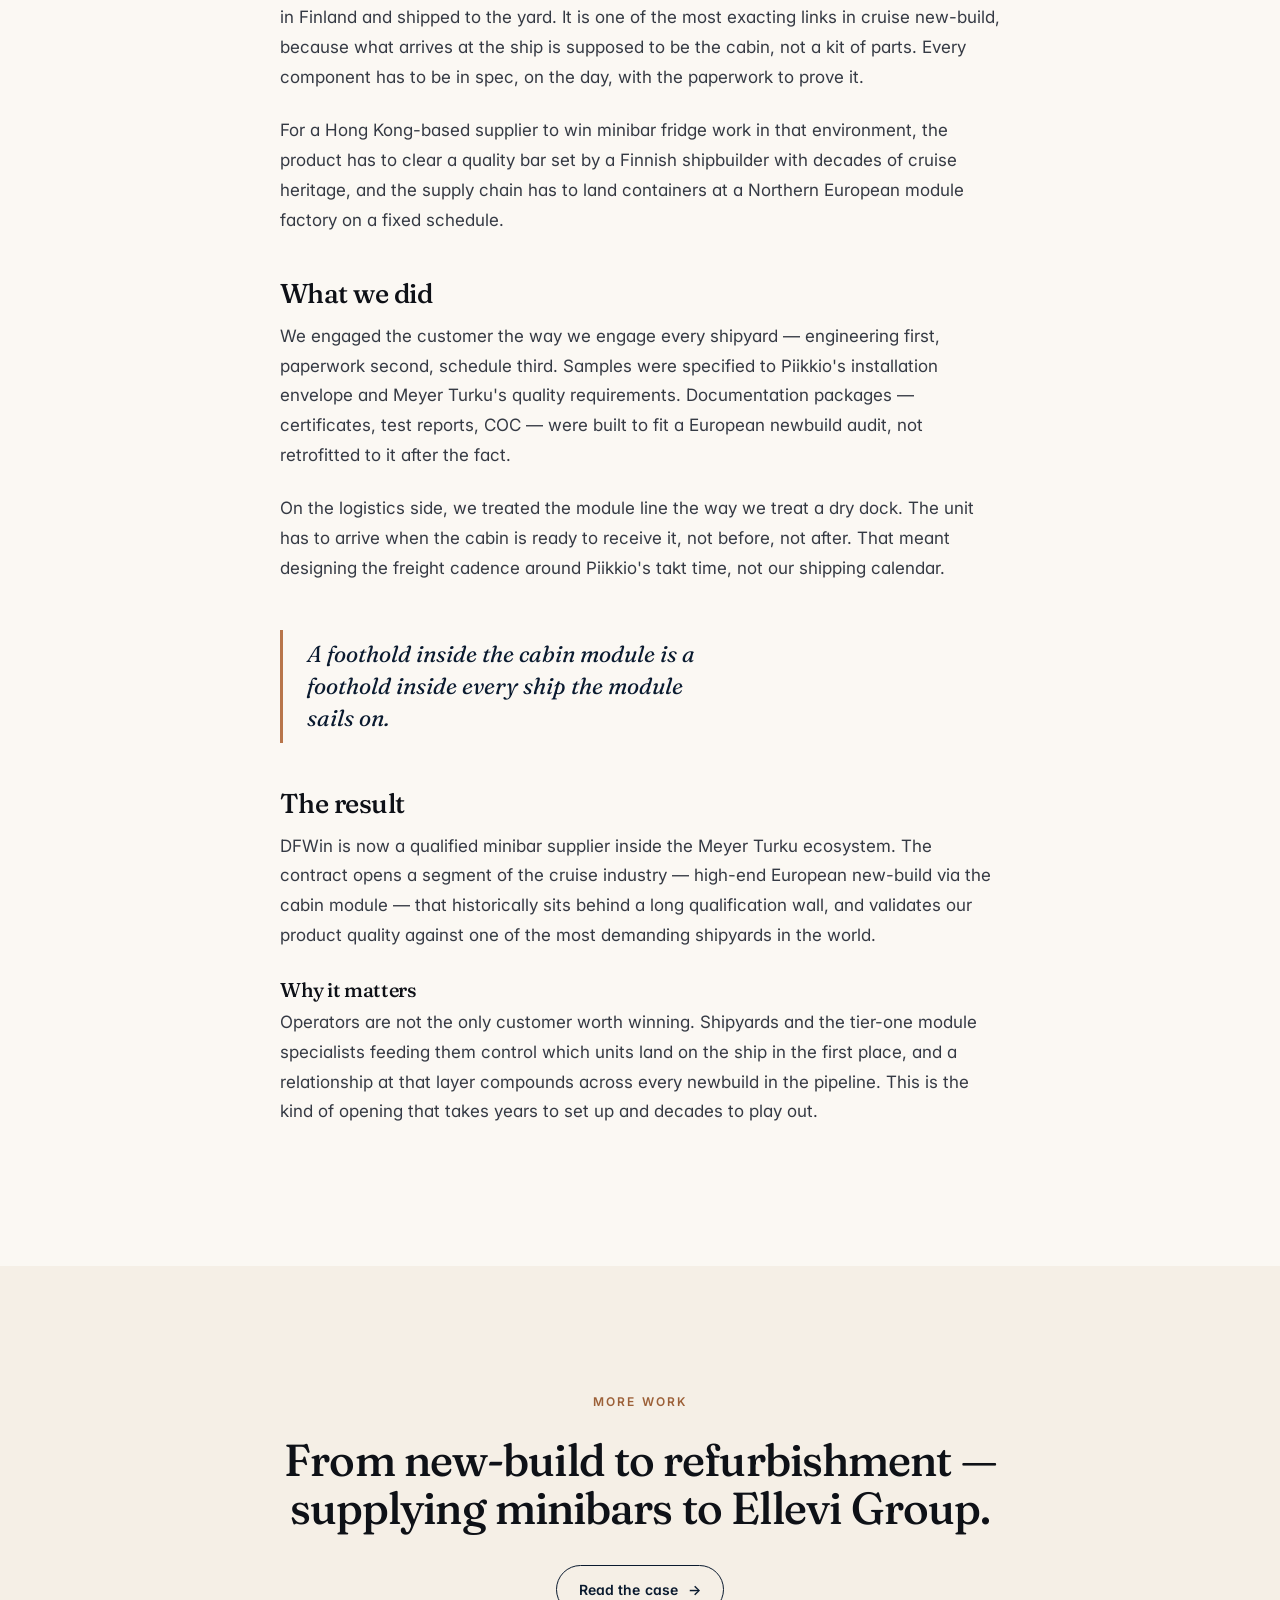
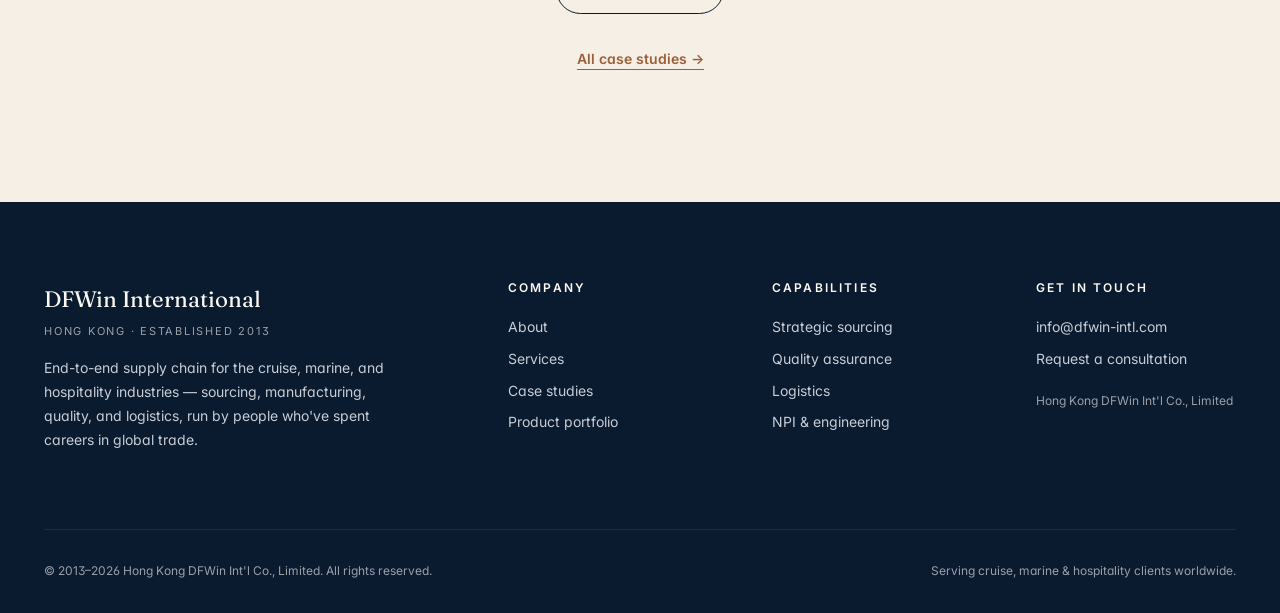
<file: case-studies/piikkio-meyer-turku.html>
<!DOCTYPE html>
<html lang="en">
<head>
  <meta charset="UTF-8">
  <meta name="viewport" content="width=device-width, initial-scale=1.0">
  <meta name="theme-color" content="#0a1a2f">
  <title>Minibar contract with Piikkio Works (Meyer Turku) — Case study | DFWin International</title>
  <meta name="description" content="DFWin secures a minibar fridge contract from Piikkio Works Oy, a Meyer Turku subsidiary supplying cruise cabin modules — entry into an exclusive marine-construction segment.">
  <meta property="og:type" content="article">
  <meta property="og:title" content="Minibar contract with Piikkio Works (Meyer Turku) — DFWin International">
  <meta property="og:description" content="DFWin secures a minibar fridge contract from Piikkio Works Oy, a Meyer Turku subsidiary supplying cruise cabin modules.">
  <meta property="og:image" content="https://kevinmjones.github.io/dfwin-site/images/container_port.png">
  <meta property="og:url" content="https://kevinmjones.github.io/dfwin-site/case-studies/piikkio-meyer-turku.html">
  <meta property="og:site_name" content="DFWin International">
  <meta property="og:locale" content="en_US">
  <link rel="preconnect" href="https://fonts.googleapis.com">
  <link rel="preconnect" href="https://fonts.gstatic.com" crossorigin>
  <link href="https://fonts.googleapis.com/css2?family=Fraunces:opsz,wght,SOFT@9..144,300..600,0..100&family=Inter:wght@400;500;600;700&family=JetBrains+Mono:wght@500&display=swap" rel="stylesheet">
  <link rel="stylesheet" href="../assets/css/main.css">
  <link rel="icon" href="../favicon.svg" type="image/svg+xml">
  <link rel="icon" href="../favicon.svg" sizes="any">
  <link rel="canonical" href="https://kevinmjones.github.io/dfwin-site/case-studies/piikkio-meyer-turku.html">
</head>
<body>
<a class="skip-link" href="#main-content">Skip to main content</a>

<header class="nav" role="banner">
  <div class="nav-inner">
    <a class="brand" href="../index.html" aria-label="DFWin International — home">
      <span class="brand-mark">DF</span>
      <span>DFWin<small>International</small></span>
    </a>
    <nav class="nav-links" aria-label="Primary">
      <a href="../index.html">Home</a>
      <a href="../about.html">About</a>
      <a href="../services.html">Services</a>
      <a href="../products.html">Products</a>
      <a href="../case-studies.html" aria-current="page">Case Studies</a>
      <a href="../contact.html" class="btn btn-primary" style="padding: 9px 18px;">Talk to us</a>
    </nav>
    <button class="nav-mobile-toggle" data-nav-toggle aria-expanded="false" aria-controls="nav-mobile" aria-label="Open menu">
      <svg width="20" height="20" viewBox="0 0 24 24" fill="none" stroke="currentColor" stroke-width="1.6"><path d="M3 7h18M3 12h18M3 17h18" stroke-linecap="round"/></svg>
    </button>
  </div>
  <div class="nav-mobile" id="nav-mobile" data-nav-mobile>
    <a href="../index.html">Home</a>
    <a href="../about.html">About</a>
    <a href="../services.html">Services</a>
    <a href="../products.html">Products</a>
    <a href="../case-studies.html">Case Studies</a>
    <a href="../contact.html">Talk to us</a>
  </div>
</header>

<main id="main-content">

  <!-- Hero -->
  <section style="padding-top: 64px; padding-bottom: 32px;" aria-labelledby="cs-h">
    <div class="container-tight">
      <p class="eyebrow mb-3">Case study · Piikkio Works · Meyer Turku</p>
      <h1 id="cs-h" class="font-display">Into the cabin module — minibars for Piikkio Works.</h1>
      <p class="lede mt-3">DFWin has secured a minibar fridge contract with Piikkio Works Oy, the Meyer Turku subsidiary that manufactures cabin modules for some of the most demanding cruise new-builds in the world.</p>
    </div>
  </section>

  <!-- Hero image -->
  <section style="padding-top: 0; padding-bottom: 0;">
    <div class="container">
      <div style="aspect-ratio: 16/9; border-radius: var(--r-md); overflow: hidden;">
        <img src="../images/container_port.png" alt="Container port at night representing the international shipping route from China to a European shipyard" style="width:100%; height:100%; object-fit: cover;">
      </div>
    </div>
  </section>

  <!-- Article -->
  <section>
    <div class="container">
      <article class="article">
        <dl class="article-meta">
          <div><dt>Client</dt><dd>Piikkio Works Oy (Meyer Turku)</dd></div>
          <div><dt>Category</dt><dd>In-cabin minibar fridges</dd></div>
          <div><dt>Segment</dt><dd>Cruise cabin modules</dd></div>
          <div><dt>Scope</dt><dd>Module-stage supply</dd></div>
        </dl>

        <h2>The brief</h2>
        <p>Piikkio Works builds cabin modules — fully fitted, fully finished cruise cabins assembled in Finland and shipped to the yard. It is one of the most exacting links in cruise new-build, because what arrives at the ship is supposed to be the cabin, not a kit of parts. Every component has to be in spec, on the day, with the paperwork to prove it.</p>
        <p>For a Hong Kong-based supplier to win minibar fridge work in that environment, the product has to clear a quality bar set by a Finnish shipbuilder with decades of cruise heritage, and the supply chain has to land containers at a Northern European module factory on a fixed schedule.</p>

        <h2>What we did</h2>
        <p>We engaged the customer the way we engage every shipyard — engineering first, paperwork second, schedule third. Samples were specified to Piikkio's installation envelope and Meyer Turku's quality requirements. Documentation packages — certificates, test reports, COC — were built to fit a European newbuild audit, not retrofitted to it after the fact.</p>
        <p>On the logistics side, we treated the module line the way we treat a dry dock. The unit has to arrive when the cabin is ready to receive it, not before, not after. That meant designing the freight cadence around Piikkio's takt time, not our shipping calendar.</p>

        <blockquote>A foothold inside the cabin module is a foothold inside every ship the module sails on.</blockquote>

        <h2>The result</h2>
        <p>DFWin is now a qualified minibar supplier inside the Meyer Turku ecosystem. The contract opens a segment of the cruise industry — high-end European new-build via the cabin module — that historically sits behind a long qualification wall, and validates our product quality against one of the most demanding shipyards in the world.</p>

        <h3>Why it matters</h3>
        <p>Operators are not the only customer worth winning. Shipyards and the tier-one module specialists feeding them control which units land on the ship in the first place, and a relationship at that layer compounds across every newbuild in the pipeline. This is the kind of opening that takes years to set up and decades to play out.</p>
      </article>
    </div>
  </section>

  <!-- Next case -->
  <section class="surface-cream" aria-labelledby="next-h">
    <div class="container-tight center">
      <p class="eyebrow mb-3">More work</p>
      <h2 id="next-h">From new-build to refurbishment — supplying minibars to Ellevi Group.</h2>
      <a class="btn btn-ghost btn-arrow mt-4" href="ellevi-group-refurb.html">Read the case</a>
      <p class="mt-4"><a href="../case-studies.html" class="btn-link">All case studies →</a></p>
    </div>
  </section>

</main>

<footer class="footer" role="contentinfo">
  <div class="container">
    <div class="footer-grid">
      <div>
        <div class="footer-brand">DFWin International
          <small>Hong Kong · Established 2013</small>
        </div>
        <p style="max-width: 38ch; font-size: 14px; line-height: 1.7; color: var(--ink-300);">End-to-end supply chain for the cruise, marine, and hospitality industries — sourcing, manufacturing, quality, and logistics, run by people who've spent careers in global trade.</p>
      </div>
      <div>
        <h4>Company</h4>
        <a href="../about.html">About</a>
        <a href="../services.html">Services</a>
        <a href="../case-studies.html">Case studies</a>
        <a href="../products.html">Product portfolio</a>
      </div>
      <div>
        <h4>Capabilities</h4>
        <a href="../services.html#sourcing">Strategic sourcing</a>
        <a href="../services.html#quality">Quality assurance</a>
        <a href="../services.html#logistics">Logistics</a>
        <a href="../services.html#npi">NPI &amp; engineering</a>
      </div>
      <div>
        <h4>Get in touch</h4>
        <a href="mailto:info@dfwin-intl.com">info@dfwin-intl.com</a>
        <a href="../contact.html">Request a consultation</a>
        <p style="font-size: 12px; color: var(--ink-400); margin-top: 16px; line-height: 1.6;">Hong Kong DFWin Int'l Co., Limited</p>
      </div>
    </div>
    <div class="footer-meta">
      <span>© 2013–2026 Hong Kong DFWin Int'l Co., Limited. All rights reserved.</span>
      <span>Serving cruise, marine &amp; hospitality clients worldwide.</span>
    </div>
  </div>
</footer>

<script src="../assets/js/main.js"></script>
</body>
</html>
</file>
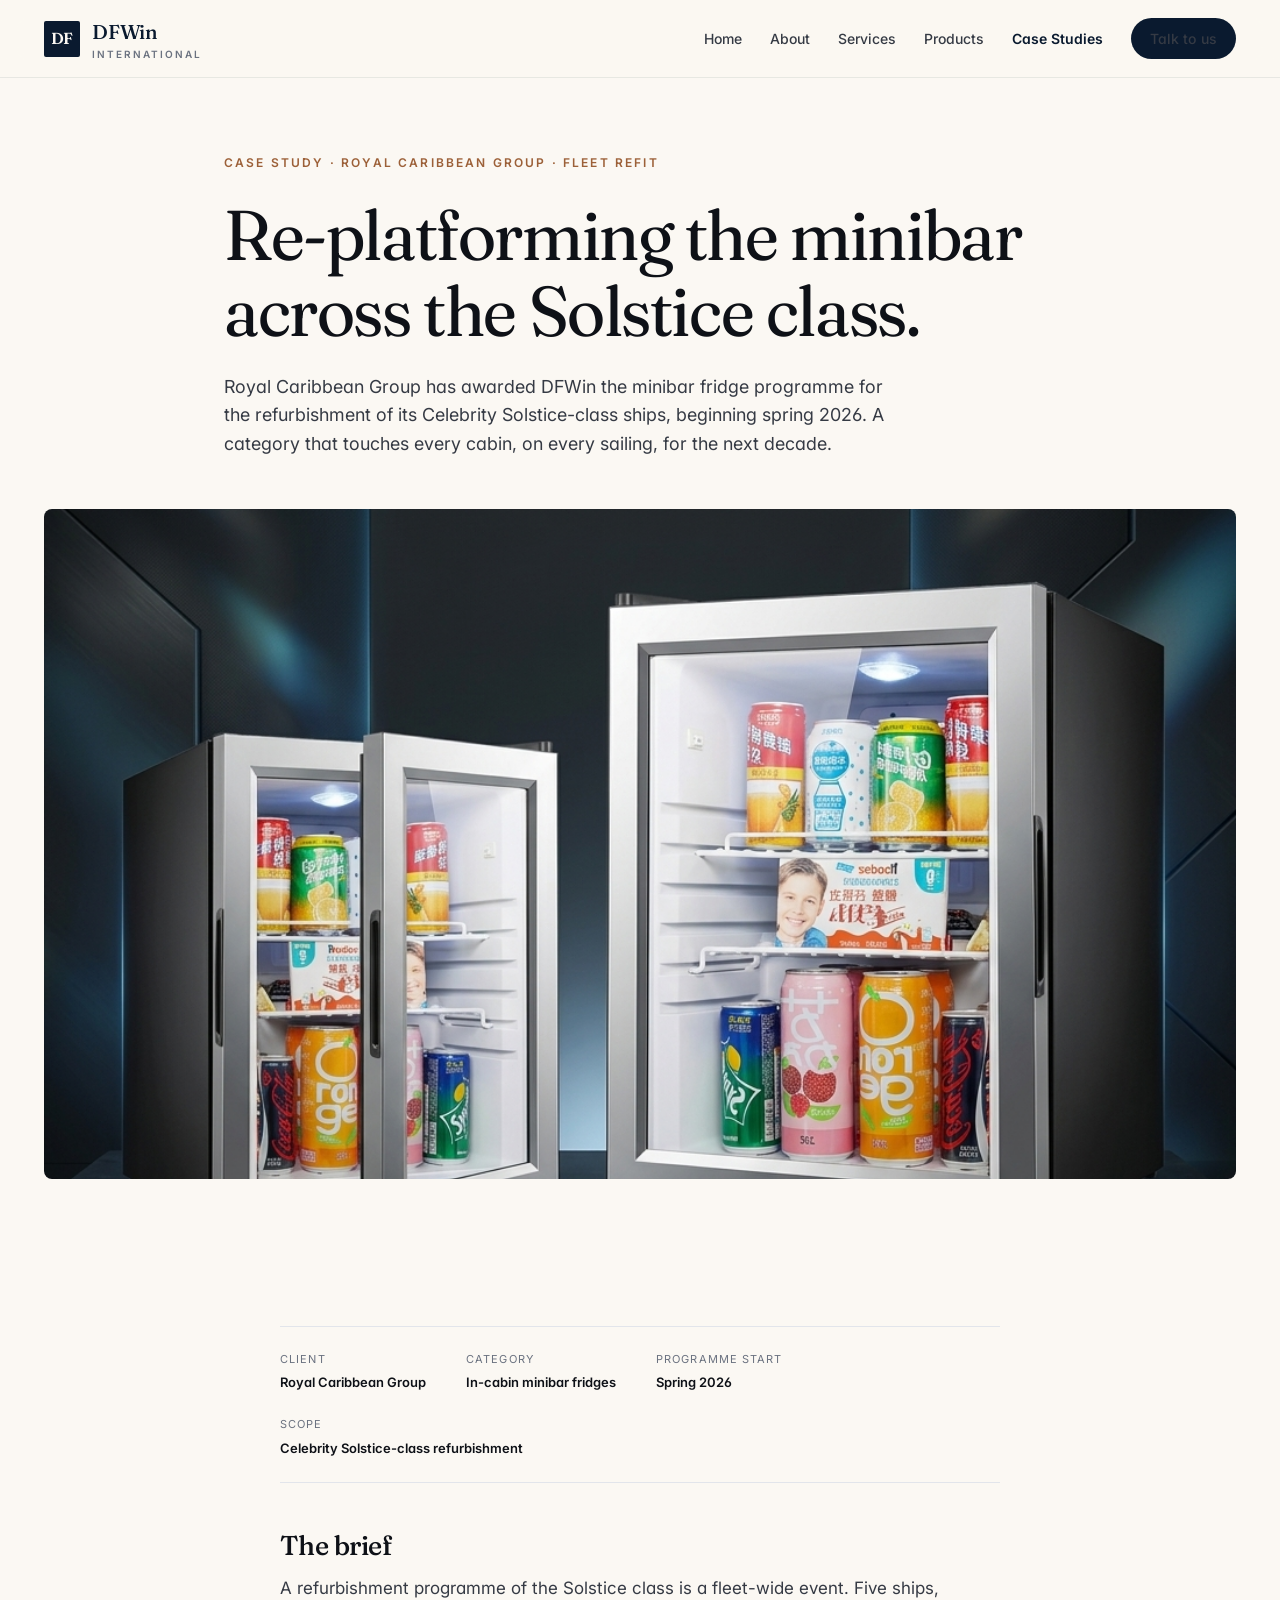
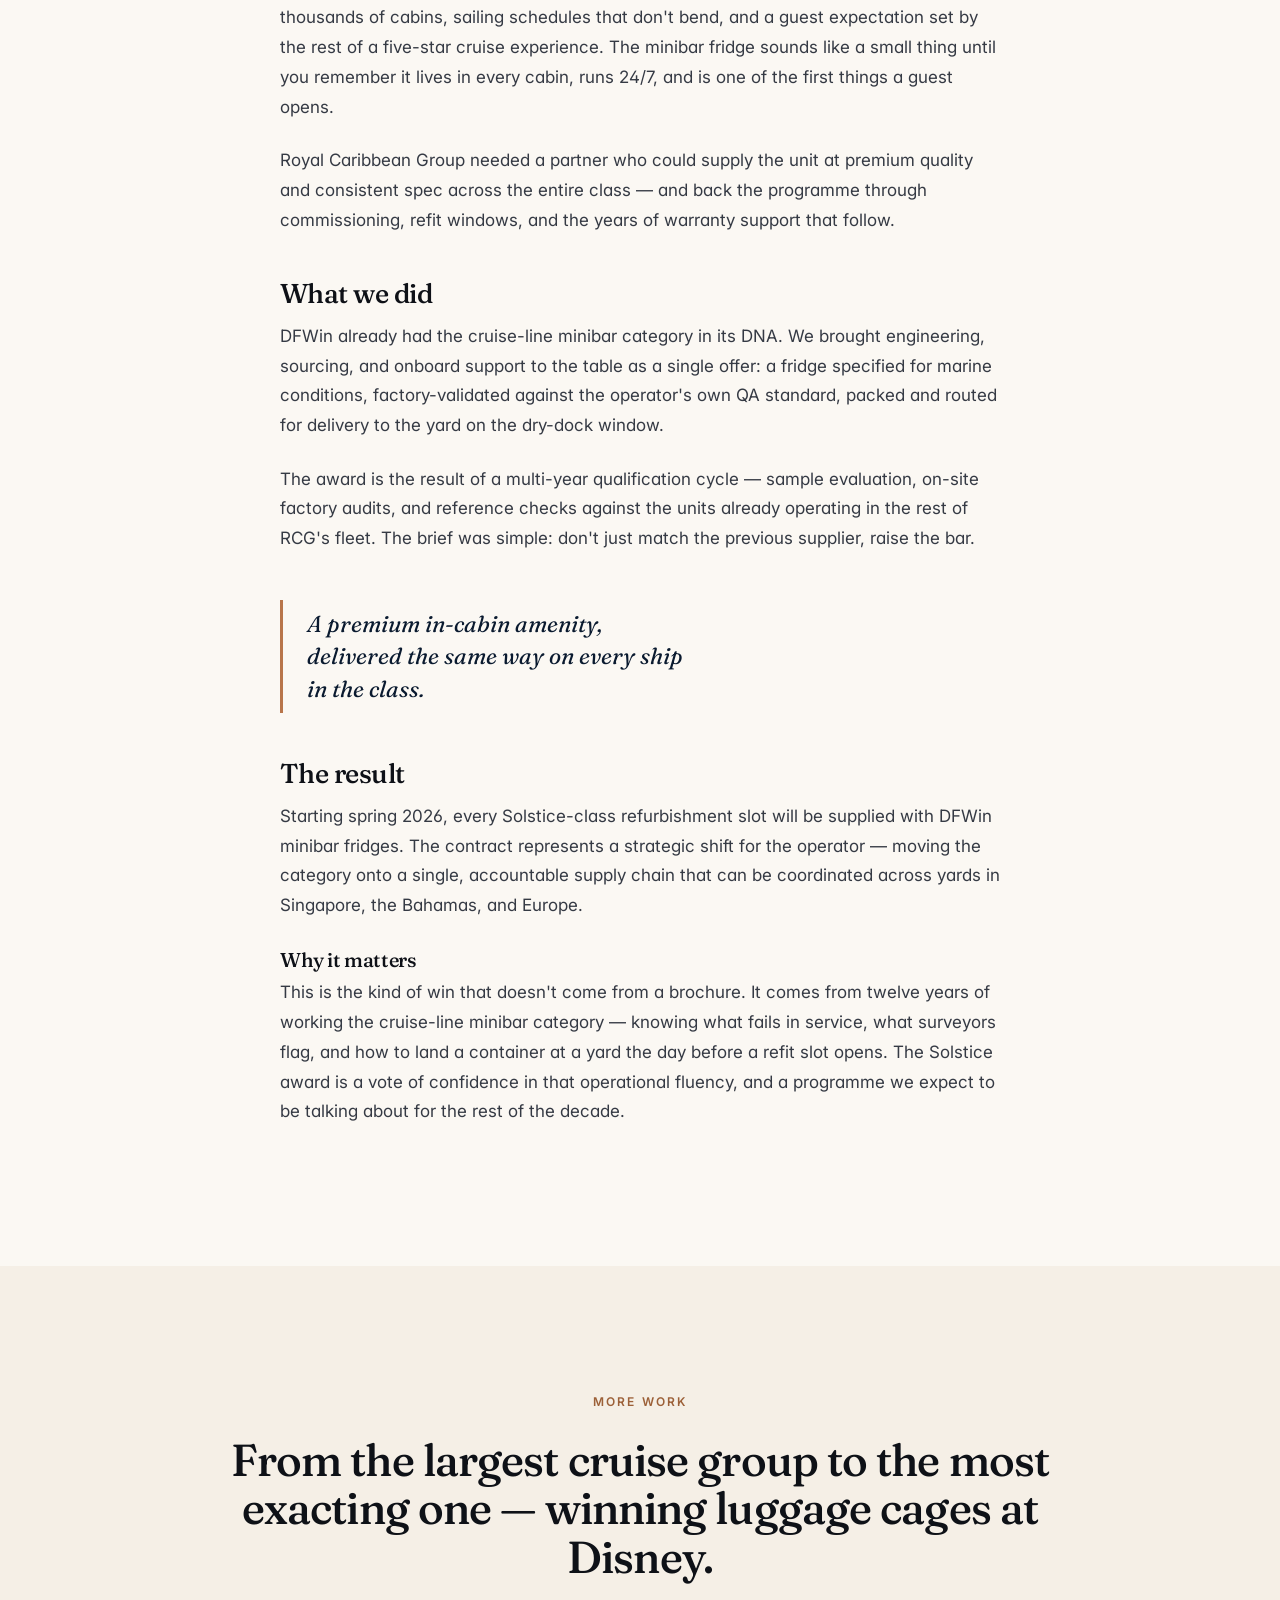
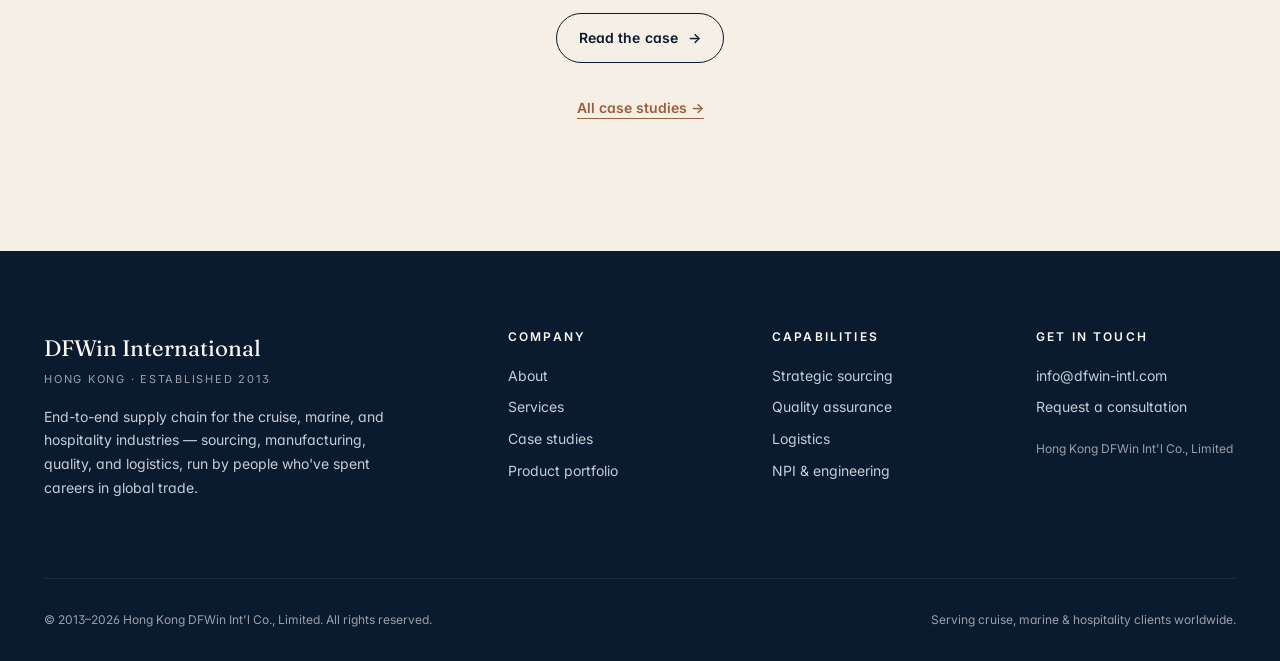
<file: case-studies/royal-caribbean-minibar.html>
<!DOCTYPE html>
<html lang="en">
<head>
  <meta charset="UTF-8">
  <meta name="viewport" content="width=device-width, initial-scale=1.0">
  <meta name="theme-color" content="#0a1a2f">
  <title>Re-platforming the minibar across the Solstice class — Case study | DFWin International</title>
  <meta name="description" content="Royal Caribbean Group awards DFWin the minibar fridge programme for the Celebrity Solstice-class refurbishment, starting spring 2026.">
  <meta property="og:type" content="article">
  <meta property="og:title" content="Re-platforming the minibar across the Solstice class — DFWin International">
  <meta property="og:description" content="Royal Caribbean Group awards DFWin the minibar fridge programme for the Celebrity Solstice-class refurbishment, starting spring 2026.">
  <meta property="og:image" content="https://kevinmjones.github.io/dfwin-site/images/enhanced_minibar_1777583844009.png">
  <meta property="og:url" content="https://kevinmjones.github.io/dfwin-site/case-studies/royal-caribbean-minibar.html">
  <meta property="og:site_name" content="DFWin International">
  <meta property="og:locale" content="en_US">
  <link rel="preconnect" href="https://fonts.googleapis.com">
  <link rel="preconnect" href="https://fonts.gstatic.com" crossorigin>
  <link href="https://fonts.googleapis.com/css2?family=Fraunces:opsz,wght,SOFT@9..144,300..600,0..100&family=Inter:wght@400;500;600;700&family=JetBrains+Mono:wght@500&display=swap" rel="stylesheet">
  <link rel="stylesheet" href="../assets/css/main.css">
  <link rel="icon" href="../favicon.svg" type="image/svg+xml">
  <link rel="icon" href="../favicon.svg" sizes="any">
  <link rel="canonical" href="https://kevinmjones.github.io/dfwin-site/case-studies/royal-caribbean-minibar.html">
</head>
<body>
<a class="skip-link" href="#main-content">Skip to main content</a>

<header class="nav" role="banner">
  <div class="nav-inner">
    <a class="brand" href="../index.html" aria-label="DFWin International — home">
      <span class="brand-mark">DF</span>
      <span>DFWin<small>International</small></span>
    </a>
    <nav class="nav-links" aria-label="Primary">
      <a href="../index.html">Home</a>
      <a href="../about.html">About</a>
      <a href="../services.html">Services</a>
      <a href="../products.html">Products</a>
      <a href="../case-studies.html" aria-current="page">Case Studies</a>
      <a href="../contact.html" class="btn btn-primary" style="padding: 9px 18px;">Talk to us</a>
    </nav>
    <button class="nav-mobile-toggle" data-nav-toggle aria-expanded="false" aria-controls="nav-mobile" aria-label="Open menu">
      <svg width="20" height="20" viewBox="0 0 24 24" fill="none" stroke="currentColor" stroke-width="1.6"><path d="M3 7h18M3 12h18M3 17h18" stroke-linecap="round"/></svg>
    </button>
  </div>
  <div class="nav-mobile" id="nav-mobile" data-nav-mobile>
    <a href="../index.html">Home</a>
    <a href="../about.html">About</a>
    <a href="../services.html">Services</a>
    <a href="../products.html">Products</a>
    <a href="../case-studies.html">Case Studies</a>
    <a href="../contact.html">Talk to us</a>
  </div>
</header>

<main id="main-content">

  <!-- Hero -->
  <section style="padding-top: 64px; padding-bottom: 32px;" aria-labelledby="cs-h">
    <div class="container-tight">
      <p class="eyebrow mb-3">Case study · Royal Caribbean Group · Fleet refit</p>
      <h1 id="cs-h" class="font-display">Re-platforming the minibar across the Solstice class.</h1>
      <p class="lede mt-3">Royal Caribbean Group has awarded DFWin the minibar fridge programme for the refurbishment of its Celebrity Solstice-class ships, beginning spring 2026. A category that touches every cabin, on every sailing, for the next decade.</p>
    </div>
  </section>

  <!-- Hero image -->
  <section style="padding-top: 0; padding-bottom: 0;">
    <div class="container">
      <div style="aspect-ratio: 16/9; border-radius: var(--r-md); overflow: hidden;">
        <img src="../images/enhanced_minibar_1777583844009.png" alt="In-cabin minibar fridge with stocked beverages, illustrating the unit being deployed across the Solstice-class refurbishment" style="width:100%; height:100%; object-fit: cover;">
      </div>
    </div>
  </section>

  <!-- Article -->
  <section>
    <div class="container">
      <article class="article">
        <dl class="article-meta">
          <div><dt>Client</dt><dd>Royal Caribbean Group</dd></div>
          <div><dt>Category</dt><dd>In-cabin minibar fridges</dd></div>
          <div><dt>Programme start</dt><dd>Spring 2026</dd></div>
          <div><dt>Scope</dt><dd>Celebrity Solstice-class refurbishment</dd></div>
        </dl>

        <h2>The brief</h2>
        <p>A refurbishment programme of the Solstice class is a fleet-wide event. Five ships, thousands of cabins, sailing schedules that don't bend, and a guest expectation set by the rest of a five-star cruise experience. The minibar fridge sounds like a small thing until you remember it lives in every cabin, runs 24/7, and is one of the first things a guest opens.</p>
        <p>Royal Caribbean Group needed a partner who could supply the unit at premium quality and consistent spec across the entire class — and back the programme through commissioning, refit windows, and the years of warranty support that follow.</p>

        <h2>What we did</h2>
        <p>DFWin already had the cruise-line minibar category in its DNA. We brought engineering, sourcing, and onboard support to the table as a single offer: a fridge specified for marine conditions, factory-validated against the operator's own QA standard, packed and routed for delivery to the yard on the dry-dock window.</p>
        <p>The award is the result of a multi-year qualification cycle — sample evaluation, on-site factory audits, and reference checks against the units already operating in the rest of RCG's fleet. The brief was simple: don't just match the previous supplier, raise the bar.</p>

        <blockquote>A premium in-cabin amenity, delivered the same way on every ship in the class.</blockquote>

        <h2>The result</h2>
        <p>Starting spring 2026, every Solstice-class refurbishment slot will be supplied with DFWin minibar fridges. The contract represents a strategic shift for the operator — moving the category onto a single, accountable supply chain that can be coordinated across yards in Singapore, the Bahamas, and Europe.</p>

        <h3>Why it matters</h3>
        <p>This is the kind of win that doesn't come from a brochure. It comes from twelve years of working the cruise-line minibar category — knowing what fails in service, what surveyors flag, and how to land a container at a yard the day before a refit slot opens. The Solstice award is a vote of confidence in that operational fluency, and a programme we expect to be talking about for the rest of the decade.</p>
      </article>
    </div>
  </section>

  <!-- Next case -->
  <section class="surface-cream" aria-labelledby="next-h">
    <div class="container-tight center">
      <p class="eyebrow mb-3">More work</p>
      <h2 id="next-h">From the largest cruise group to the most exacting one — winning luggage cages at Disney.</h2>
      <a class="btn btn-ghost btn-arrow mt-4" href="disney-cruise-luggage-cage.html">Read the case</a>
      <p class="mt-4"><a href="../case-studies.html" class="btn-link">All case studies →</a></p>
    </div>
  </section>

</main>

<footer class="footer" role="contentinfo">
  <div class="container">
    <div class="footer-grid">
      <div>
        <div class="footer-brand">DFWin International
          <small>Hong Kong · Established 2013</small>
        </div>
        <p style="max-width: 38ch; font-size: 14px; line-height: 1.7; color: var(--ink-300);">End-to-end supply chain for the cruise, marine, and hospitality industries — sourcing, manufacturing, quality, and logistics, run by people who've spent careers in global trade.</p>
      </div>
      <div>
        <h4>Company</h4>
        <a href="../about.html">About</a>
        <a href="../services.html">Services</a>
        <a href="../case-studies.html">Case studies</a>
        <a href="../products.html">Product portfolio</a>
      </div>
      <div>
        <h4>Capabilities</h4>
        <a href="../services.html#sourcing">Strategic sourcing</a>
        <a href="../services.html#quality">Quality assurance</a>
        <a href="../services.html#logistics">Logistics</a>
        <a href="../services.html#npi">NPI &amp; engineering</a>
      </div>
      <div>
        <h4>Get in touch</h4>
        <a href="mailto:info@dfwin-intl.com">info@dfwin-intl.com</a>
        <a href="../contact.html">Request a consultation</a>
        <p style="font-size: 12px; color: var(--ink-400); margin-top: 16px; line-height: 1.6;">Hong Kong DFWin Int'l Co., Limited</p>
      </div>
    </div>
    <div class="footer-meta">
      <span>© 2013–2026 Hong Kong DFWin Int'l Co., Limited. All rights reserved.</span>
      <span>Serving cruise, marine &amp; hospitality clients worldwide.</span>
    </div>
  </div>
</footer>

<script src="../assets/js/main.js"></script>
</body>
</html>
</file>
<file: assets/css/main.css>
/* ============================================================
   DFWin International — Design System
   Editorial / premium / maritime B2B
   ============================================================ */

:root {
  /* Brand palette */
  --navy-900: #0a1a2f;
  --navy-800: #11253f;
  --navy-700: #1a3454;
  --navy-600: #2a4a6f;
  --cream-50:  #fbf8f3;
  --cream-100: #f5efe6;
  --cream-200: #ebe2d3;
  --copper-500: #b8754a;
  --copper-600: #9c6038;
  --copper-700: #7a4a2c;
  --teal-700:  #1e5e5e;
  --teal-800:  #144848;
  --ink-900:  #0e1117;
  --ink-800:  #1a1f29;
  --ink-700:  #353a44;
  --ink-500:  #6b7280;
  --ink-400:  #9aa0ab;
  --ink-300:  #c8cdd6;
  --ink-200:  #e2e5eb;
  --ink-100:  #eef0f4;

  /* Semantic */
  --bg:       var(--cream-50);
  --bg-alt:   var(--cream-100);
  --bg-dark:  var(--navy-900);
  --surface:  #ffffff;
  --text:     var(--ink-900);
  --text-soft:var(--ink-700);
  --text-mute:var(--ink-500);
  --accent:   var(--copper-500);
  --rule:     var(--ink-200);

  /* Type */
  --font-display: "Fraunces", Georgia, "Times New Roman", serif;
  --font-sans:    "Inter", -apple-system, BlinkMacSystemFont, "Segoe UI", sans-serif;
  --font-mono:    "JetBrains Mono", ui-monospace, SFMono-Regular, Menlo, monospace;

  /* Scale */
  --container:    1240px;
  --container-tight: 880px;

  /* Radii */
  --r-sm: 4px;
  --r-md: 8px;
  --r-lg: 14px;
  --r-xl: 24px;
}

/* ---------- Reset & base ---------- */
*, *::before, *::after { box-sizing: border-box; }
html { scroll-behavior: smooth; -webkit-text-size-adjust: 100%; }
body {
  margin: 0;
  font-family: var(--font-sans);
  font-weight: 400;
  color: var(--text);
  background: var(--bg);
  line-height: 1.55;
  font-feature-settings: "ss01", "cv11";
  -webkit-font-smoothing: antialiased;
  text-rendering: optimizeLegibility;
}
img { max-width: 100%; height: auto; display: block; }
a { color: inherit; text-decoration: none; }
button { font: inherit; cursor: pointer; }

/* ---------- Focus indicators (WCAG 2.4.7) ---------- */
a:focus-visible,
button:focus-visible,
.btn:focus-visible,
.btn-link:focus-visible {
  outline: 2px solid var(--copper-600);
  outline-offset: 3px;
  border-radius: 3px;
}
.surface-dark a:focus-visible,
.surface-dark button:focus-visible,
.cta-band a:focus-visible,
.footer a:focus-visible { outline-color: var(--cream-50); }

/* ---------- Skip link (WCAG 2.4.1) ---------- */
.skip-link {
  position: absolute;
  top: -100px;
  left: 16px;
  z-index: 100;
  background: var(--navy-900);
  color: var(--cream-50);
  padding: 12px 20px;
  font-weight: 600;
  font-size: 14px;
  border-radius: 4px;
  transition: top 150ms ease;
}
.skip-link:focus { top: 12px; outline: 2px solid var(--copper-500); outline-offset: 2px; }

/* ---------- Typography ---------- */
.font-display { font-family: var(--font-display); font-optical-sizing: auto; }
.eyebrow {
  font-family: var(--font-sans);
  font-size: 12px;
  font-weight: 600;
  letter-spacing: 0.18em;
  text-transform: uppercase;
  color: var(--copper-600);
}
.eyebrow.on-dark { color: var(--copper-500); }

h1, .h1, h2, .h2, h3, .h3, h4, .h4 {
  font-family: var(--font-display);
  font-weight: 500;
  letter-spacing: -0.02em;
  color: var(--text);
  margin: 0;
  line-height: 1.08;
  font-variation-settings: "SOFT" 30, "WONK" 0;
}
h1, .h1 { font-size: clamp(2.6rem, 5.5vw, 4.6rem); font-weight: 400; }
h2, .h2 { font-size: clamp(2rem, 3.5vw, 2.9rem); }
h3, .h3 { font-size: clamp(1.4rem, 2vw, 1.7rem); font-weight: 500; }
h4, .h4 { font-size: 1.15rem; font-weight: 600; font-family: var(--font-sans); letter-spacing: 0; }

.lede { font-size: clamp(1.05rem, 1.4vw, 1.25rem); color: var(--text-soft); line-height: 1.6; max-width: 60ch; }
.muted { color: var(--text-mute); }

::selection { background: var(--copper-500); color: #fff; }

/* ---------- Layout ---------- */
.container { width: 100%; max-width: var(--container); margin: 0 auto; padding: 0 24px; }
.container-tight { max-width: var(--container-tight); margin: 0 auto; padding: 0 24px; }
section { padding: clamp(72px, 9vw, 128px) 0; }
.section-tight { padding: clamp(56px, 6vw, 88px) 0; }

.grid { display: grid; gap: 24px; }
.grid-2 { grid-template-columns: 1fr; gap: 32px; }
.grid-3 { grid-template-columns: 1fr; gap: 24px; }
.grid-4 { grid-template-columns: repeat(2, 1fr); gap: 16px; }
@media (min-width: 740px) {
  .grid-2 { grid-template-columns: 1fr 1fr; gap: 56px; }
  .grid-3 { grid-template-columns: repeat(3, 1fr); }
  .grid-4 { grid-template-columns: repeat(4, 1fr); }
}

/* ---------- Surfaces ---------- */
.surface-cream { background: var(--cream-100); }
.surface-dark  { background: var(--bg-dark); color: var(--cream-50); }
.surface-dark h1, .surface-dark h2, .surface-dark h3, .surface-dark h4 { color: var(--cream-50); }
.surface-dark .lede, .surface-dark .muted { color: var(--ink-300); }
.surface-dark .rule { border-color: rgba(255,255,255,0.12); }

.rule { border-top: 1px solid var(--rule); }
.rule-thin { border-top: 1px solid var(--rule); }

/* ---------- Nav ---------- */
.nav {
  position: sticky;
  top: 0;
  z-index: 50;
  background: rgba(251, 248, 243, 0.85);
  backdrop-filter: saturate(180%) blur(14px);
  -webkit-backdrop-filter: saturate(180%) blur(14px);
  border-bottom: 1px solid rgba(10, 26, 47, 0.08);
}
.nav-inner {
  max-width: var(--container);
  margin: 0 auto;
  padding: 16px 24px;
  display: flex;
  align-items: center;
  justify-content: space-between;
  gap: 24px;
}
.brand { display: flex; align-items: center; gap: 12px; font-family: var(--font-display); font-size: 1.25rem; font-weight: 500; letter-spacing: -0.01em; color: var(--navy-900); }
.brand-mark {
  width: 36px; height: 36px;
  background: var(--navy-900);
  color: var(--cream-50);
  display: grid; place-items: center;
  font-family: var(--font-display);
  font-weight: 600;
  border-radius: 2px;
  letter-spacing: -0.02em;
  font-size: 1rem;
}
.brand small { display: block; font-family: var(--font-sans); font-size: 10px; letter-spacing: 0.2em; color: var(--text-mute); font-weight: 600; text-transform: uppercase; line-height: 1.4; }
.nav-links { display: none; align-items: center; gap: 28px; }
.nav-links a { font-size: 14px; color: var(--text-soft); font-weight: 500; transition: color 150ms ease; }
.nav-links a:hover, .nav-links a[aria-current="page"] { color: var(--navy-900); }
.nav-links a[aria-current="page"] { font-weight: 600; }
@media (min-width: 900px) { .nav-links { display: flex; } }

.nav-mobile-toggle { display: inline-flex; align-items: center; justify-content: center; width: 40px; height: 40px; border: 1px solid var(--rule); background: transparent; border-radius: var(--r-sm); }
@media (min-width: 900px) { .nav-mobile-toggle { display: none; } }

.nav-mobile {
  display: none;
  border-top: 1px solid var(--rule);
  padding: 12px 24px 20px;
  background: var(--bg);
}
.nav-mobile a { display: block; padding: 10px 0; font-size: 15px; color: var(--text-soft); border-bottom: 1px solid var(--rule); }
.nav-mobile.open { display: block; }
@media (min-width: 900px) { .nav-mobile { display: none !important; } }

/* ---------- Buttons ---------- */
.btn { display: inline-flex; align-items: center; gap: 10px; padding: 13px 22px; font-size: 14px; font-weight: 600; letter-spacing: 0.01em; border-radius: 999px; transition: all 200ms ease; border: 1px solid transparent; white-space: nowrap; }
.btn-primary { background: var(--navy-900); color: var(--cream-50); }
.btn-primary:hover { background: var(--navy-700); }
.btn-accent { background: var(--copper-500); color: #fff; }
.btn-accent:hover { background: var(--copper-600); }
.btn-ghost { background: transparent; color: var(--navy-900); border-color: var(--navy-900); }
.btn-ghost:hover { background: var(--navy-900); color: var(--cream-50); }
.btn-link { background: transparent; padding: 0; font-size: 14px; font-weight: 600; color: var(--copper-600); border-bottom: 1px solid currentColor; border-radius: 0; padding-bottom: 2px; }
.btn-link:hover { color: var(--copper-700); }
.btn-on-dark.btn-ghost { color: var(--cream-50); border-color: var(--cream-50); }
.btn-on-dark.btn-ghost:hover { background: var(--cream-50); color: var(--navy-900); }
.btn-arrow::after { content: "→"; transition: transform 200ms ease; }
.btn-arrow:hover::after { transform: translateX(3px); }

/* ---------- Hero ---------- */
.hero {
  position: relative;
  padding-top: clamp(64px, 8vw, 112px);
  padding-bottom: clamp(64px, 8vw, 112px);
  overflow: hidden;
}
.hero-grid { display: grid; grid-template-columns: 1fr; gap: 56px; align-items: end; }
@media (min-width: 1000px) { .hero-grid { grid-template-columns: 1.15fr 1fr; gap: 80px; } }
.hero h1 { margin-bottom: 28px; }
.hero h1 em { font-style: italic; font-weight: 400; color: var(--copper-700); font-feature-settings: "ss01"; }
.hero-meta { display: flex; flex-wrap: wrap; gap: 32px 48px; margin-top: 48px; padding-top: 32px; border-top: 1px solid var(--rule); }
.hero-meta-item { font-size: 13px; color: var(--text-mute); max-width: 220px; }
.hero-meta-item strong { display: block; font-family: var(--font-display); font-size: 2rem; font-weight: 500; color: var(--navy-900); letter-spacing: -0.02em; line-height: 1; margin-bottom: 6px; }

.hero-media {
  position: relative;
  aspect-ratio: 4/5;
  border-radius: var(--r-md);
  overflow: hidden;
  background: var(--ink-200);
}
.hero-media img { width: 100%; height: 100%; object-fit: cover; }
.hero-media::after {
  content: "";
  position: absolute; inset: 0;
  background: linear-gradient(180deg, rgba(10,26,47,0) 50%, rgba(10,26,47,0.35) 100%);
}
.hero-tag {
  position: absolute; left: 16px; bottom: 16px; right: 16px;
  font-size: 11px; letter-spacing: 0.18em; text-transform: uppercase; color: #fff;
  display: flex; align-items: center; justify-content: space-between; gap: 12px;
  z-index: 1;
}
.hero-tag span:last-child { font-family: var(--font-mono); font-size: 10px; opacity: 0.85; }

/* ---------- Section heading ---------- */
.sec-head { display: grid; grid-template-columns: 1fr; gap: 24px; align-items: end; margin-bottom: 56px; }
@media (min-width: 800px) { .sec-head { grid-template-columns: 1.2fr 1fr; gap: 80px; } }
.sec-head h2 { max-width: 18ch; }
.sec-head p { max-width: 50ch; }

/* ---------- Cards ---------- */
.card {
  background: var(--surface);
  border: 1px solid var(--rule);
  border-radius: var(--r-md);
  padding: 32px;
  transition: transform 280ms cubic-bezier(.2,.7,.2,1), box-shadow 280ms ease, border-color 200ms ease;
}
.card:hover {
  transform: translateY(-3px);
  box-shadow: 0 24px 48px -28px rgba(10, 26, 47, 0.25);
  border-color: var(--ink-300);
}
.card-num { font-family: var(--font-mono); font-size: 11px; color: var(--copper-600); letter-spacing: 0.12em; }
.card h3 { margin: 16px 0 12px; }
.card p { color: var(--text-soft); font-size: 15px; line-height: 1.6; margin: 0; }
.card-foot { margin-top: 24px; padding-top: 18px; border-top: 1px solid var(--rule); }

/* Case-study card */
.cs-card {
  display: block;
  background: var(--surface);
  border: 1px solid var(--rule);
  border-radius: var(--r-md);
  overflow: hidden;
  transition: transform 280ms cubic-bezier(.2,.7,.2,1), box-shadow 280ms ease;
}
.cs-card:hover { transform: translateY(-4px); box-shadow: 0 24px 48px -28px rgba(10, 26, 47, 0.25); }
.cs-card-img { aspect-ratio: 16/10; background: var(--ink-200); overflow: hidden; position: relative; }
.cs-card-img img { width: 100%; height: 100%; object-fit: cover; transition: transform 600ms cubic-bezier(.2,.7,.2,1); }
.cs-card:hover .cs-card-img img { transform: scale(1.04); }
.cs-card-img::after {
  content: "";
  position: absolute; inset: 0;
  background: linear-gradient(180deg, rgba(10,26,47,0) 55%, rgba(10,26,47,0.55) 100%);
}
.cs-card-logo {
  position: absolute; top: 14px; left: 14px; z-index: 1;
  background: rgba(255,255,255,0.92); padding: 6px 10px; border-radius: 3px;
  font-size: 10px; font-weight: 700; letter-spacing: 0.12em; text-transform: uppercase; color: var(--navy-900);
}
.cs-card-body { padding: 28px; }
.cs-card-tag { font-family: var(--font-mono); font-size: 11px; color: var(--copper-600); letter-spacing: 0.08em; text-transform: uppercase; }
.cs-card h3 { margin: 10px 0 12px; font-size: clamp(1.2rem, 1.6vw, 1.5rem); }
.cs-card p { color: var(--text-soft); font-size: 14px; margin: 0; line-height: 1.6; }
.cs-card-foot { margin-top: 18px; font-size: 13px; font-weight: 600; color: var(--copper-600); display: inline-flex; align-items: center; gap: 6px; }
.cs-card-foot::after { content: "→"; transition: transform 200ms ease; }
.cs-card:hover .cs-card-foot::after { transform: translateX(4px); }

/* ---------- Logo strip ---------- */
.logo-strip { display: flex; flex-wrap: wrap; gap: 40px 64px; align-items: center; justify-content: center; }
.logo-strip img { height: 36px; width: auto; opacity: 0.55; filter: grayscale(1) contrast(1.05); transition: opacity 200ms ease, filter 200ms ease; }
.logo-strip img:hover { opacity: 1; filter: grayscale(0) contrast(1); }
@media (min-width: 800px) { .logo-strip img { height: 44px; } }

/* ---------- Stats band ---------- */
.stats { display: grid; grid-template-columns: repeat(2, 1fr); gap: 32px; }
@media (min-width: 800px) { .stats { grid-template-columns: repeat(4, 1fr); } }
.stat strong { display: block; font-family: var(--font-display); font-size: clamp(2.5rem, 4vw, 3.5rem); font-weight: 400; line-height: 1; letter-spacing: -0.03em; color: var(--navy-900); margin-bottom: 8px; }
.surface-dark .stat strong { color: var(--cream-50); }
.stat span { font-size: 13px; color: var(--text-mute); }
.surface-dark .stat span { color: var(--ink-300); }

/* ---------- Pull quote / testimonial ---------- */
.pull {
  font-family: var(--font-display);
  font-weight: 400;
  font-size: clamp(1.4rem, 2.2vw, 2rem);
  line-height: 1.3;
  letter-spacing: -0.015em;
  color: var(--text);
  max-width: 26ch;
}
.pull-cite { display: block; margin-top: 24px; font-family: var(--font-sans); font-size: 13px; color: var(--text-mute); letter-spacing: 0.04em; }
.pull-cite strong { color: var(--text); font-weight: 600; letter-spacing: 0; }

/* ---------- CTA band ---------- */
.cta-band {
  background: var(--bg-dark);
  color: var(--cream-50);
  border-radius: var(--r-lg);
  padding: clamp(48px, 6vw, 80px);
  display: grid;
  gap: 32px;
  align-items: center;
  grid-template-columns: 1fr;
}
@media (min-width: 800px) { .cta-band { grid-template-columns: 1.4fr 1fr; gap: 56px; } }
.cta-band h2 { color: var(--cream-50); max-width: 18ch; }
.cta-band p { color: var(--ink-300); max-width: 42ch; }
.cta-actions { display: flex; flex-wrap: wrap; gap: 12px; }

/* ---------- Footer ---------- */
.footer { background: var(--navy-900); color: var(--ink-300); padding: 80px 0 32px; }
.footer h4 { color: var(--cream-50); font-size: 12px; letter-spacing: 0.18em; text-transform: uppercase; margin-bottom: 16px; font-family: var(--font-sans); font-weight: 600; }
.footer a { color: var(--ink-300); font-size: 14px; display: block; padding: 5px 0; transition: color 150ms ease; }
.footer a:hover { color: var(--cream-50); }
.footer-grid { display: grid; gap: 48px; grid-template-columns: 1fr; margin-bottom: 64px; }
@media (min-width: 800px) { .footer-grid { grid-template-columns: 2fr 1fr 1fr 1fr; gap: 64px; } }
.footer-brand { font-family: var(--font-display); font-size: 1.4rem; color: var(--cream-50); margin-bottom: 16px; }
.footer-brand small { display: block; font-family: var(--font-sans); font-size: 11px; color: var(--ink-400); letter-spacing: 0.16em; margin-top: 6px; text-transform: uppercase; }
.footer-meta { display: flex; flex-wrap: wrap; gap: 12px 32px; justify-content: space-between; padding-top: 32px; border-top: 1px solid rgba(255,255,255,0.08); font-size: 12px; color: var(--ink-400); }

/* ---------- Utilities ---------- */
.flow > * + * { margin-top: 24px; }
.mt-2 { margin-top: 16px; } .mt-3 { margin-top: 24px; } .mt-4 { margin-top: 32px; } .mt-6 { margin-top: 48px; } .mt-8 { margin-top: 64px; }
.mb-2 { margin-bottom: 16px; } .mb-3 { margin-bottom: 24px; } .mb-4 { margin-bottom: 32px; } .mb-6 { margin-bottom: 48px; }
.center { text-align: center; }
.hide-mobile { display: none; }
@media (min-width: 800px) { .hide-mobile { display: revert; } .hide-desktop { display: none; } }

/* ---------- Forms ---------- */
.field { display: block; margin-bottom: 20px; }
.field label { display: block; font-size: 12px; font-weight: 600; letter-spacing: 0.06em; text-transform: uppercase; color: var(--text-soft); margin-bottom: 8px; }
.field input, .field select, .field textarea {
  width: 100%;
  font: inherit;
  padding: 14px 16px;
  border: 1px solid var(--rule);
  background: var(--surface);
  border-radius: var(--r-sm);
  color: var(--text);
  transition: border-color 150ms ease, box-shadow 150ms ease;
}
.field input:focus, .field select:focus, .field textarea:focus {
  outline: 2px solid var(--copper-600);
  outline-offset: 1px;
  border-color: var(--navy-900);
}
.field textarea { min-height: 140px; resize: vertical; }

/* ---------- Animations ---------- */
@media (prefers-reduced-motion: no-preference) {
  .reveal { opacity: 0; transform: translateY(18px); transition: opacity 700ms ease, transform 700ms cubic-bezier(.2,.7,.2,1); }
  .reveal.in { opacity: 1; transform: none; }
}
@media (prefers-reduced-motion: reduce) {
  .reveal { opacity: 1; transform: none; transition: none; }
}

/* ---------- Article (case study body) ---------- */
.article { max-width: 720px; margin: 0 auto; }
.article p, .article ul, .article ol { font-size: 17px; line-height: 1.75; color: var(--text-soft); margin: 0 0 1.4em; }
.article h2 { margin: 1.6em 0 0.5em; font-size: 1.7rem; }
.article h3 { margin: 1.4em 0 0.4em; font-size: 1.25rem; }
.article ul, .article ol { padding-left: 22px; }
.article li { margin-bottom: 8px; }
.article blockquote {
  font-family: var(--font-display);
  font-size: clamp(1.3rem, 1.8vw, 1.6rem);
  line-height: 1.4;
  font-weight: 400;
  font-style: italic;
  color: var(--navy-900);
  border-left: 3px solid var(--copper-500);
  padding: 8px 0 8px 24px;
  margin: 2em 0;
  max-width: 28ch;
}
.article-meta { display: flex; flex-wrap: wrap; gap: 24px 40px; padding: 24px 0; border-top: 1px solid var(--rule); border-bottom: 1px solid var(--rule); margin: 32px 0 48px; font-size: 13px; }
.article-meta dt { color: var(--text-mute); text-transform: uppercase; letter-spacing: 0.1em; font-size: 11px; margin-bottom: 4px; }
.article-meta dd { margin: 0; font-weight: 600; color: var(--text); }

/* ---------- Tag pills ---------- */
.pill { display: inline-block; padding: 4px 10px; border: 1px solid var(--rule); background: var(--bg-alt); border-radius: 999px; font-size: 11px; font-weight: 600; color: var(--text-soft); letter-spacing: 0.04em; text-transform: uppercase; }

/* ---------- Product grid ---------- */
.prod {
  background: var(--surface);
  border: 1px solid var(--rule);
  border-radius: var(--r-md);
  overflow: hidden;
  transition: transform 280ms cubic-bezier(.2,.7,.2,1), box-shadow 280ms ease;
}
.prod:hover { transform: translateY(-3px); box-shadow: 0 16px 36px -22px rgba(10, 26, 47, 0.22); }
.prod-img { aspect-ratio: 4/3; background: var(--cream-100); overflow: hidden; }
.prod-img img { width: 100%; height: 100%; object-fit: cover; transition: transform 500ms ease; }
.prod:hover .prod-img img { transform: scale(1.04); }
.prod-body { padding: 22px 24px 26px; }
.prod h4 { margin: 0 0 8px; font-size: 15px; }
.prod p { font-size: 13px; color: var(--text-mute); margin: 0; }
</file>
